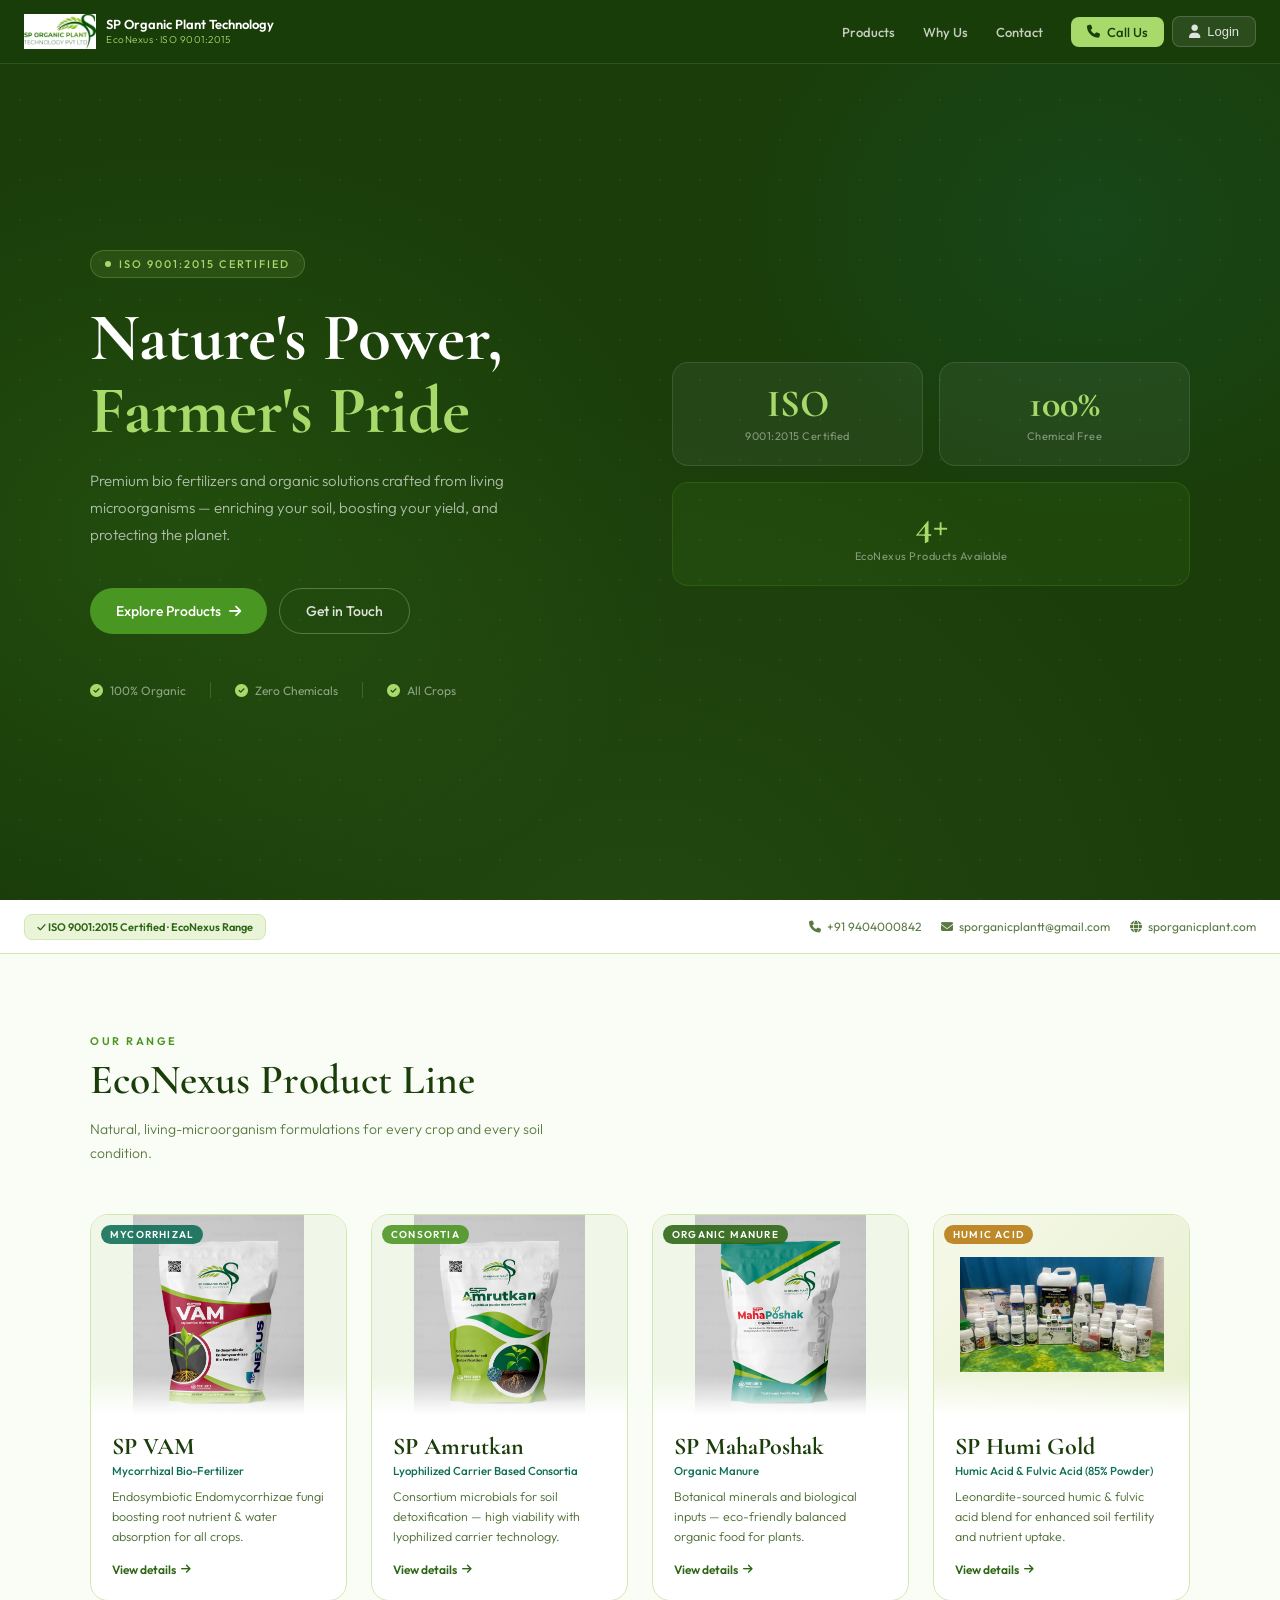
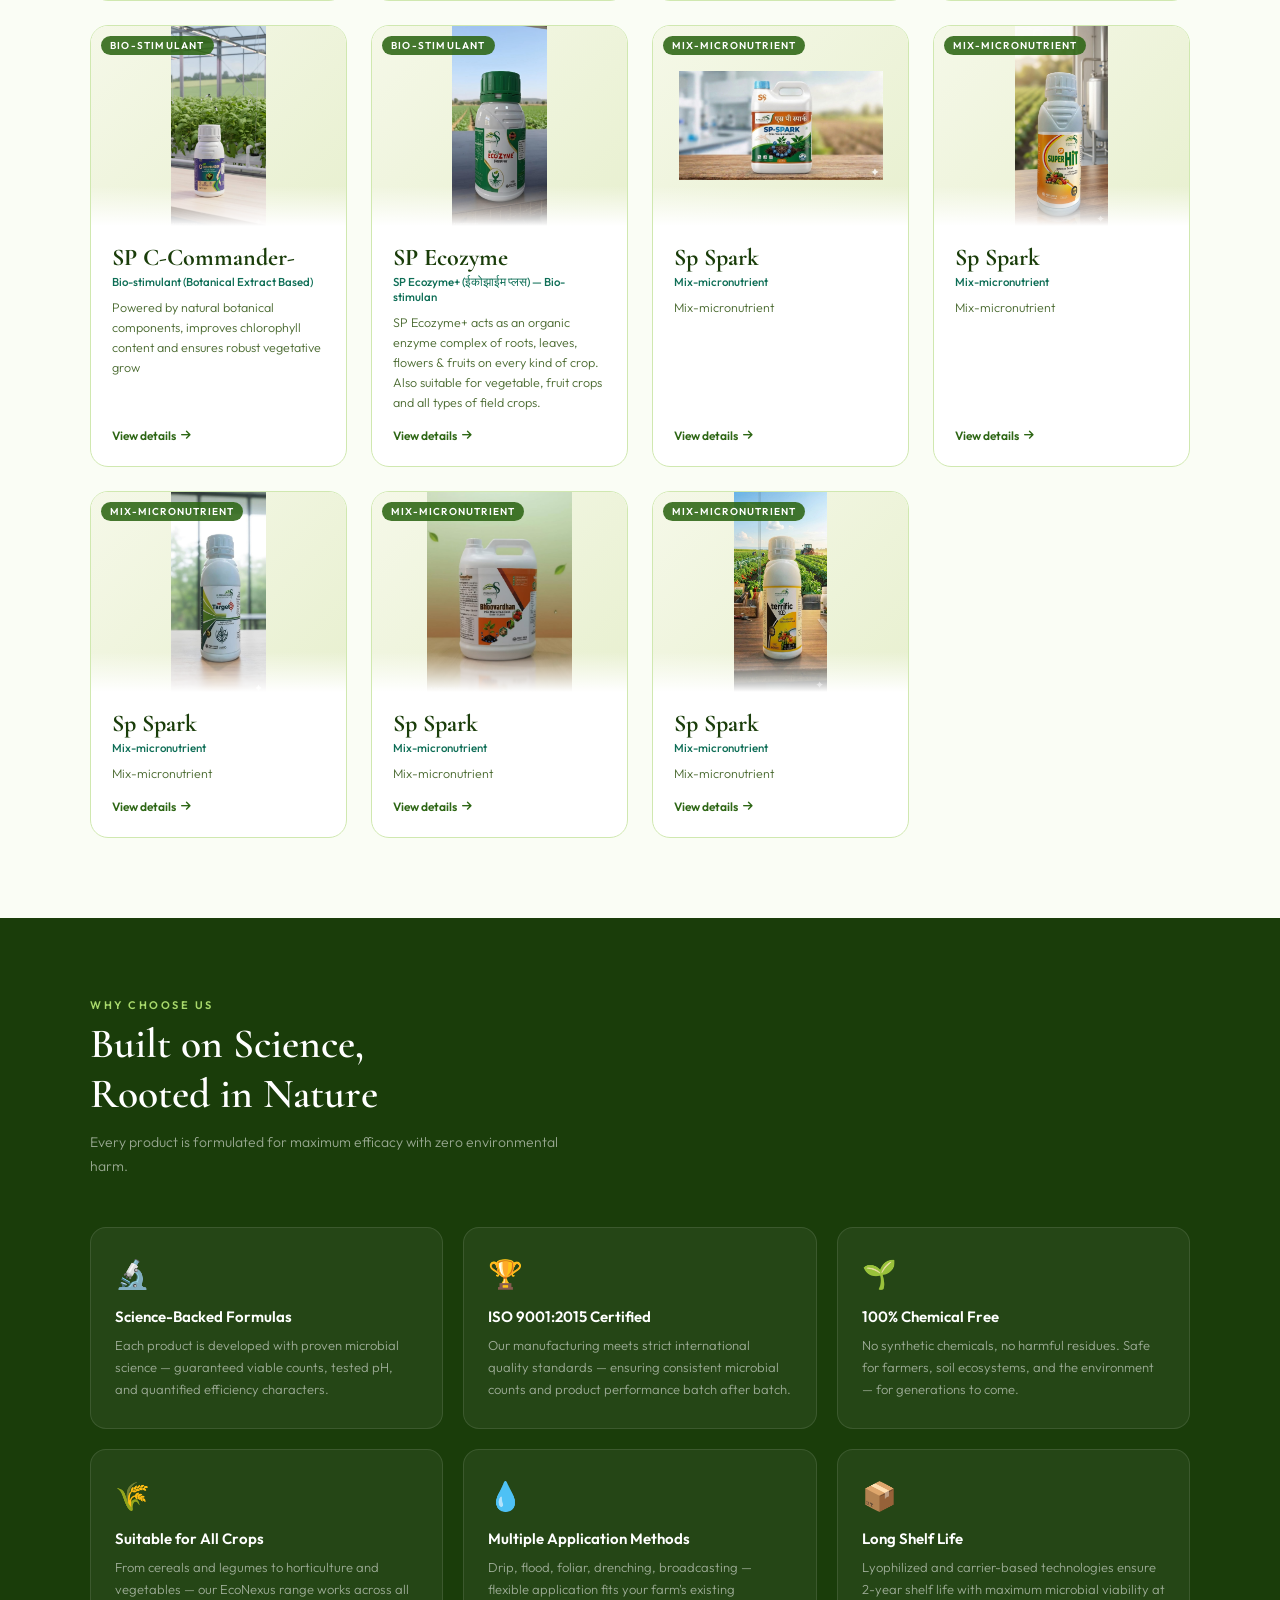
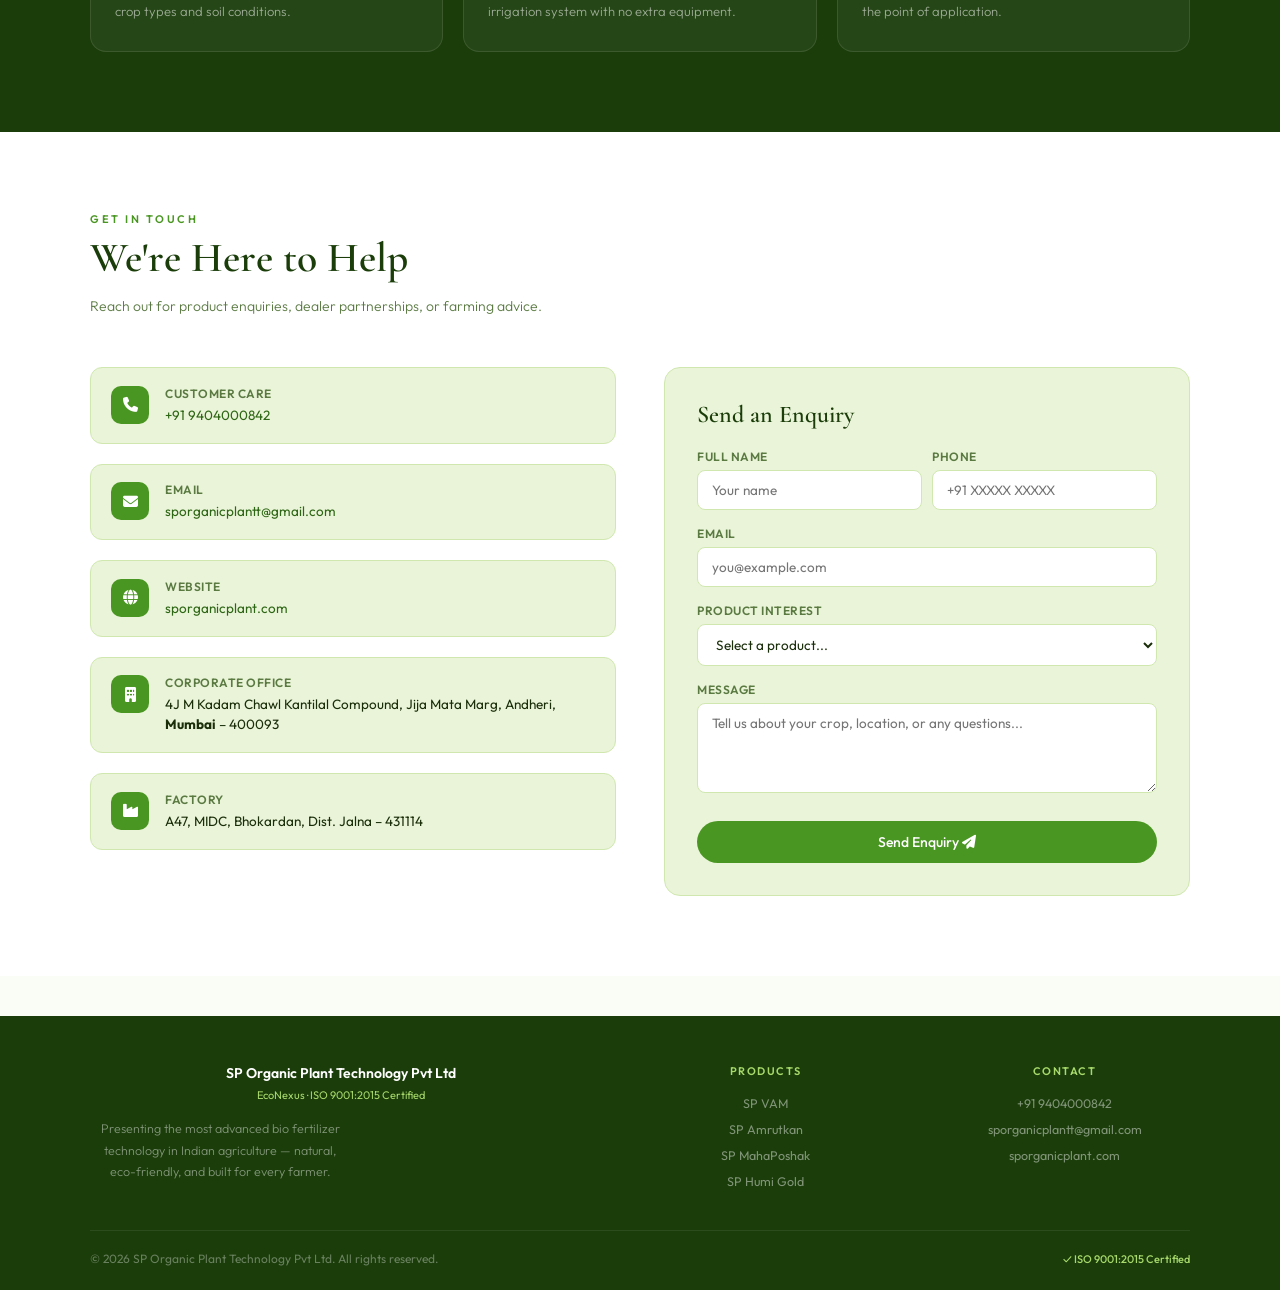
<file: index.html>
<!DOCTYPE html>
<html lang="en">
<head>
<meta charset="UTF-8">
<meta name="viewport" content="width=device-width, initial-scale=1.0">
<meta name="description" content="SP Organic Plant Technology Pvt Ltd — Premium bio fertilizers, organic manure and bio pesticides. Natural, chemical-free products for sustainable farming.">
<meta name="keywords" content="SP Organic Plant, bio fertilizers, organic manure, VAM, Amrutkan, MahaPoshak, Humi Gold, sustainable farming, EcoNexus">
<meta name="robots" content="index, follow">
<title>SP Organic Plant Technology Pvt Ltd</title>
<link href="https://fonts.googleapis.com/css2?family=Cormorant+Garamond:wght@400;600;700&family=Outfit:wght@300;400;500;600&display=swap" rel="stylesheet">
<link rel="stylesheet" href="https://cdnjs.cloudflare.com/ajax/libs/font-awesome/6.5.0/css/all.min.css">
 <link rel="stylesheet" href="style.css">

</head>
<body>

<!-- NAV -->
<nav class="nav" id="mainNav">
  <a href="index.html" class="nav-logo">
    <img src="logo.png" alt="SP Organic Plant Logo" />
    <div class="nav-logo-text">
      <span class="nav-logo-name">SP Organic Plant Technology</span>
      <span class="nav-logo-sub">EcoNexus · ISO 9001:2015</span>
    </div>
  </a>
  <div class="nav-links">
    <a href="#products">Products</a>
    <a href="#why-us">Why Us</a>
    <a href="#contact">Contact</a>
  </div>
  <div class="nav-actions">
    <a href="tel:+919404000842" class="btn-contact-nav"><i class="fa-solid fa-phone"></i> Call Us</a>
    <button class="btn-login" onclick="openModal()"><i class="fa-solid fa-user"></i> Login</button>
  </div>
  <div class="hamburger" id="hamburger" onclick="toggleMenu()">
    <span></span><span></span><span></span>
  </div>
</nav>

<!-- MOBILE MENU -->
<div class="mobile-menu" id="mobileMenu">
  <a href="#products" onclick="toggleMenu()"><i class="fa-solid fa-seedling"></i> Products</a>
  <a href="#why-us" onclick="toggleMenu()"><i class="fa-solid fa-star"></i> Why Us</a>
  <a href="#contact" onclick="toggleMenu()"><i class="fa-solid fa-envelope"></i> Contact</a>
  <a href="tel:+919404000842"><i class="fa-solid fa-phone"></i> +91 9404000842</a>
  <a href="#" class="m-login" onclick="toggleMenu(); openModal();"><i class="fa-solid fa-user"></i> Login / Register</a>
</div>

<!-- HERO -->
<section class="hero">
  <div class="hero-bg"></div>
  <div class="hero-dots"></div>
  <div class="hero-inner">
    <div class="hero-grid">
      <div class="hero-left">
        <div class="hero-eyebrow">ISO 9001:2015 Certified</div>
        <h1>Nature's Power,<br><em>Farmer's Pride</em></h1>
        <p class="hero-desc">Premium bio fertilizers and organic solutions crafted from living microorganisms — enriching your soil, boosting your yield, and protecting the planet.</p>
        <div class="hero-ctas">
          <a href="#products" class="btn-primary">
            Explore Products <i class="fa-solid fa-arrow-right"></i>
          </a>
          <a href="#contact" class="btn-secondary">
            Get in Touch
          </a>
        </div>
        <div class="hero-trust">
          <div class="trust-item"><i class="fa-solid fa-check-circle"></i> 100% Organic</div>
          <div class="trust-divider"></div>
          <div class="trust-item"><i class="fa-solid fa-check-circle"></i> Zero Chemicals</div>
          <div class="trust-divider"></div>
          <div class="trust-item"><i class="fa-solid fa-check-circle"></i> All Crops</div>
        </div>
      </div>
      <div class="hero-right">
        <div class="stat-card">
          <div class="stat-num">ISO</div>
          <div class="stat-label">9001:2015 Certified</div>
        </div>
        <div class="stat-card">
          <div class="stat-num">100%</div>
          <div class="stat-label">Chemical Free</div>
        </div>
        <div class="stat-card">
          <div class="stat-num">4+</div>
          <div class="stat-label">EcoNexus Products Available</div>
        </div>
      </div>
    </div>
  </div>
</section>

<!-- BRAND BAR -->
<div class="brand-bar">
  <div class="iso-pill">✓ ISO 9001:2015 Certified · EcoNexus Range</div>
  <div class="brand-contact">
    <a href="tel:+919404000842"><i class="fa-solid fa-phone"></i> +91 9404000842</a>
    <a href="mailto:sporganicplantt@gmail.com"><i class="fa-solid fa-envelope"></i> sporganicplantt@gmail.com</a>
    <a href="http://sporganicplant.com" target="_blank"><i class="fa-solid fa-globe"></i> sporganicplant.com</a>
  </div>
</div>

<!-- PRODUCTS -->
<section class="products-section" id="products">
  <div class="section-inner">
    <div class="section-head">
      <div class="section-label">Our Range</div>
      <h2 class="section-title">EcoNexus Product Line</h2>
      <p class="section-desc">Natural, living-microorganism formulations for every crop and every soil condition.</p>
    </div>
    <div class="products-grid">

      <a href="vam.html" class="prod-card">
        <div class="prod-img">
          <span class="prod-badge badge-teal">Mycorrhizal</span>
          <img src="vam.jpeg" alt="SP VAM" />
        </div>
        <div class="prod-body">
          <div class="prod-name">SP VAM</div>
          <div class="prod-type">Mycorrhizal Bio-Fertilizer</div>
          <p class="prod-desc">Endosymbiotic Endomycorrhizae fungi boosting root nutrient & water absorption for all crops.</p>
          <div class="prod-link">View details <i class="fa-solid fa-arrow-right"></i></div>
        </div>
      </a>

      <a href="amrutkan.html" class="prod-card">
        <div class="prod-img">
          <span class="prod-badge badge-lime">Consortia</span>
          <img src="amrutkan.jpeg" alt="SP Amrutkan" />
        </div>
        <div class="prod-body">
          <div class="prod-name">SP Amrutkan</div>
          <div class="prod-type">Lyophilized Carrier Based Consortia</div>
          <p class="prod-desc">Consortium microbials for soil detoxification — high viability with lyophilized carrier technology.</p>
          <div class="prod-link">View details <i class="fa-solid fa-arrow-right"></i></div>
        </div>
      </a>

      <a href="mahaposhak.html" class="prod-card">
        <div class="prod-img">
          <span class="prod-badge badge-green">Organic Manure</span>
          <img src="Mahaposhak.jpeg" alt="SP MahaPoshak" />
        </div>
        <div class="prod-body">
          <div class="prod-name">SP MahaPoshak</div>
          <div class="prod-type">Organic Manure</div>
          <p class="prod-desc">Botanical minerals and biological inputs — eco-friendly balanced organic food for plants.</p>
          <div class="prod-link">View details <i class="fa-solid fa-arrow-right"></i></div>
        </div>
      </a>

      <a href="humi_gold.html" class="prod-card">
        <div class="prod-img" style="background: linear-gradient(135deg, #f5f8e8, #e8f0d0);">
             <img src="humigold.jpeg" alt="SP MahaPoshak" />
          <span class="prod-badge badge-amber">Humic Acid</span>
        </div>
        <div class="prod-body">
          <div class="prod-name">SP Humi Gold</div>
          <div class="prod-type">Humic Acid & Fulvic Acid (85% Powder)</div>
          <p class="prod-desc">Leonardite-sourced humic & fulvic acid blend for enhanced soil fertility and nutrient uptake.</p>
          <div class="prod-link">View details <i class="fa-solid fa-arrow-right"></i></div>
        </div>
      </a>

     <a href="commander.html" class="prod-card">
        <div class="prod-img" style="background: linear-gradient(135deg, #f5f8e8, #e8f0d0);">
             <img src="commander.jpeg" alt="SP C-Commander" />
          <span class="prod-badge badge-green">Bio-stimulant</span>
        </div>
        <div class="prod-body">
          <div class="prod-name">SP C-Commander-</div>
          <div class="prod-type">Bio-stimulant (Botanical Extract Based)</div>
          <p class="prod-desc">Powered by natural botanical components, improves chlorophyll content and ensures robust vegetative grow</p>
          <div class="prod-link">View details <i class="fa-solid fa-arrow-right"></i></div>
        </div>
      </a> 

       <a href="ecozyme.html" class="prod-card">
        <div class="prod-img" style="background: linear-gradient(135deg, #f5f8e8, #e8f0d0);">
             <img src="ecozyme.jpeg" alt="SP ecozyme" />
          <span class="prod-badge badge-green">Bio-stimulant</span>
        </div>
        <div class="prod-body">
          <div class="prod-name">SP Ecozyme</div>
          <div class="prod-type">
SP Ecozyme+ (ईकोझाईम प्लस) — Bio-stimulan</div>
          <p class="prod-desc">SP Ecozyme+ acts as an organic enzyme complex of roots, leaves, flowers & fruits on every kind of crop. Also suitable for vegetable, fruit crops and all types of field crops.</p>
          <div class="prod-link">View details <i class="fa-solid fa-arrow-right"></i></div>
        </div>
      </a> 
      <a href="spark.html" class="prod-card">
        <div class="prod-img" style="background: linear-gradient(135deg, #f5f8e8, #e8f0d0);">
             <img src="spark.jpeg" alt="SP Spark" />
          <span class="prod-badge badge-green">Mix-micronutrient</span>
        </div>
        <div class="prod-body">
          <div class="prod-name">Sp Spark</div>
          <div class="prod-type">Mix-micronutrient</div>
          <p class="prod-desc">Mix-micronutrient</p>
          <div class="prod-link">View details <i class="fa-solid fa-arrow-right"></i></div>
        </div>
      </a> 

      <a href="superhit.html" class="prod-card">
        <div class="prod-img" style="background: linear-gradient(135deg, #f5f8e8, #e8f0d0);">
             <img src="superhit.jpeg" alt="SP Spark" />
          <span class="prod-badge badge-green">Mix-micronutrient</span>
        </div>
        <div class="prod-body">
          <div class="prod-name">Sp Spark</div>
          <div class="prod-type">Mix-micronutrient</div>
          <p class="prod-desc">Mix-micronutrient</p>
          <div class="prod-link">View details <i class="fa-solid fa-arrow-right"></i></div>
        </div>
      </a> 

      <a href="target.html" class="prod-card">
        <div class="prod-img" style="background: linear-gradient(135deg, #f5f8e8, #e8f0d0);">
             <img src="target.jpeg" alt="SP Spark" />
          <span class="prod-badge badge-green">Mix-micronutrient</span>
        </div>
        <div class="prod-body">
          <div class="prod-name">Sp Spark</div>
          <div class="prod-type">Mix-micronutrient</div>
          <p class="prod-desc">Mix-micronutrient</p>
          <div class="prod-link">View details <i class="fa-solid fa-arrow-right"></i></div>
        </div>
      </a> 

          <a href="bhoovardhan.html" class="prod-card">
        <div class="prod-img" style="background: linear-gradient(135deg, #f5f8e8, #e8f0d0);">
             <img src="bhoovardhan.jpeg" alt="SP Spark" />
          <span class="prod-badge badge-green">Mix-micronutrient</span>
        </div>
        <div class="prod-body">
          <div class="prod-name">Sp Spark</div>
          <div class="prod-type">Mix-micronutrient</div>
          <p class="prod-desc">Mix-micronutrient</p>
          <div class="prod-link">View details <i class="fa-solid fa-arrow-right"></i></div>
        </div>
      </a> 

          <a href="terrific.html" class="prod-card">
        <div class="prod-img" style="background: linear-gradient(135deg, #f5f8e8, #e8f0d0);">
             <img src="Terrific.jpeg" alt="SP Spark" />
          <span class="prod-badge badge-green">Mix-micronutrient</span>
        </div>
        <div class="prod-body">
          <div class="prod-name">Sp Spark</div>
          <div class="prod-type">Mix-micronutrient</div>
          <p class="prod-desc">Mix-micronutrient</p>
          <div class="prod-link">View details <i class="fa-solid fa-arrow-right"></i></div>
        </div>
      </a> 
    </div>
  </div>
</section>

<!-- WHY US -->
<section class="why-section" id="why-us">
  <div class="section-inner">
    <div class="section-head">
      <div class="section-label" style="color: var(--green-light);">Why Choose Us</div>
      <h2 class="section-title">Built on Science,<br>Rooted in Nature</h2>
      <p class="section-desc">Every product is formulated for maximum efficacy with zero environmental harm.</p>
    </div>
    <div class="why-grid">
      <div class="why-card">
        <div class="why-icon">🔬</div>
        <div class="why-title">Science-Backed Formulas</div>
        <div class="why-desc">Each product is developed with proven microbial science — guaranteed viable counts, tested pH, and quantified efficiency characters.</div>
      </div>
      <div class="why-card">
        <div class="why-icon">🏆</div>
        <div class="why-title">ISO 9001:2015 Certified</div>
        <div class="why-desc">Our manufacturing meets strict international quality standards — ensuring consistent microbial counts and product performance batch after batch.</div>
      </div>
      <div class="why-card">
        <div class="why-icon">🌱</div>
        <div class="why-title">100% Chemical Free</div>
        <div class="why-desc">No synthetic chemicals, no harmful residues. Safe for farmers, soil ecosystems, and the environment — for generations to come.</div>
      </div>
      <div class="why-card">
        <div class="why-icon">🌾</div>
        <div class="why-title">Suitable for All Crops</div>
        <div class="why-desc">From cereals and legumes to horticulture and vegetables — our EcoNexus range works across all crop types and soil conditions.</div>
      </div>
      <div class="why-card">
        <div class="why-icon">💧</div>
        <div class="why-title">Multiple Application Methods</div>
        <div class="why-desc">Drip, flood, foliar, drenching, broadcasting — flexible application fits your farm's existing irrigation system with no extra equipment.</div>
      </div>
      <div class="why-card">
        <div class="why-icon">📦</div>
        <div class="why-title">Long Shelf Life</div>
        <div class="why-desc">Lyophilized and carrier-based technologies ensure 2-year shelf life with maximum microbial viability at the point of application.</div>
      </div>
    </div>
  </div>
</section>

<!-- CONTACT -->
<section class="contact-section" id="contact">
  <div class="section-inner">
    <div class="section-head">
      <div class="section-label">Get In Touch</div>
      <h2 class="section-title">We're Here to Help</h2>
      <p class="section-desc">Reach out for product enquiries, dealer partnerships, or farming advice.</p>
    </div>
    <div class="contact-grid">
      <div class="contact-info">
        <div class="contact-item">
          <div class="contact-icon"><i class="fa-solid fa-phone"></i></div>
          <div class="contact-text">
            <h4>Customer Care</h4>
            <p><a href="tel:+919404000842">+91 9404000842</a></p>
          </div>
        </div>
        <div class="contact-item">
          <div class="contact-icon"><i class="fa-solid fa-envelope"></i></div>
          <div class="contact-text">
            <h4>Email</h4>
            <p><a href="mailto:sporganicplantt@gmail.com">sporganicplantt@gmail.com</a></p>
          </div>
        </div>
        <div class="contact-item">
          <div class="contact-icon"><i class="fa-solid fa-globe"></i></div>
          <div class="contact-text">
            <h4>Website</h4>
            <p><a href="http://sporganicplant.com" target="_blank">sporganicplant.com</a></p>
          </div>
        </div>
        <div class="contact-item">
          <div class="contact-icon"><i class="fa-solid fa-building"></i></div>
          <div class="contact-text">
            <h4>Corporate Office</h4>
            <p>4J M Kadam Chawl Kantilal Compound, Jija Mata Marg, Andheri, <b>Mumbai</b> – 400093</p>
          </div>
        </div>
        <div class="contact-item">
          <div class="contact-icon"><i class="fa-solid fa-industry"></i></div>
          <div class="contact-text">
            <h4>Factory</h4>
            <p>A47, MIDC, Bhokardan, Dist. Jalna – 431114</p>
          </div>
        </div>
        
      </div>
      <div class="contact-form">
        <h3>Send an Enquiry</h3>
        <div class="form-row">
          <div class="form-group">
            <label>Full Name</label>
            <input type="text" placeholder="Your name" />
          </div>
          <div class="form-group">
            <label>Phone</label>
            <input type="tel" placeholder="+91 XXXXX XXXXX" />
          </div>
        </div>
        <div class="form-group">
          <label>Email</label>
          <input type="email" placeholder="you@example.com" />
        </div>
        <div class="form-group">
          <label>Product Interest</label>
          <select>
            <option value="">Select a product...</option>
            <option>SP VAM</option>
            <option>SP Amrutkan</option>
            <option>SP MahaPoshak</option>
            <option>SP Humi Gold</option>
            <option>General Enquiry</option>
          </select>
        </div>
        <div class="form-group">
          <label>Message</label>
          <textarea placeholder="Tell us about your crop, location, or any questions..."></textarea>
        </div>
        <button class="btn-submit">Send Enquiry <i class="fa-solid fa-paper-plane"></i></button>
      </div>
    </div>
  </div>
</section>

<!-- FOOTER -->
<footer>
  <div class="footer-inner">
    <div class="footer-grid">
      <div>
        <div class="footer-brand-name">SP Organic Plant Technology Pvt Ltd</div>
        <div class="footer-brand-sub">EcoNexus · ISO 9001:2015 Certified</div>
        <p class="footer-desc">Presenting the most advanced bio fertilizer technology in Indian agriculture — natural, eco-friendly, and built for every farmer.</p>
      </div>
      <div class="footer-col">
        <h4>Products</h4>
        <ul>
          <li><a href="vam.html">SP VAM</a></li>
          <li><a href="amrutkan.html">SP Amrutkan</a></li>
          <li><a href="mahaposhak.html">SP MahaPoshak</a></li>
          <li><a href="humi_gold_detail.html">SP Humi Gold</a></li>
        </ul>
      </div>
      <div class="footer-col">
        <h4>Contact</h4>
        <ul>
          <li><a href="tel:+919404000842">+91 9404000842</a></li>
          <li><a href="mailto:sporganicplantt@gmail.com">sporganicplantt@gmail.com</a></li>
          <li><a href="http://sporganicplant.com" target="_blank">sporganicplant.com</a></li>
        </ul>
      </div>
    </div>
    <div class="footer-bottom">
      <span class="footer-copy">© 2026 SP Organic Plant Technology Pvt Ltd. All rights reserved.</span>
      <span class="footer-iso">✓ ISO 9001:2015 Certified</span>
    </div>
  </div>
</footer>

<!-- LOGIN MODAL -->
<div class="modal-overlay" id="loginModal" onclick="closeModalOutside(event)">
  <div class="modal">
    <div class="modal-header">
      <button class="modal-close" onclick="closeModal()"><i class="fa-solid fa-xmark"></i></button>
      <div class="modal-logo-row">
        <img src="logo.png" alt="Logo" />
      </div>
      <h2>Welcome Back</h2>
      <p>SP Organic Plant Technology Portal</p>
    </div>
    <div class="modal-body">
      <div class="modal-tabs">
        <button class="modal-tab active" onclick="switchTab('login')">Login</button>
        <button class="modal-tab" onclick="switchTab('register')">Register</button>
      </div>

      <!-- LOGIN TAB -->
      <div class="tab-panel active" id="tab-login">
        <div class="form-group">
          <label>Email / Phone</label>
          <input type="text" placeholder="Enter your email or phone" />
        </div>
        <div class="form-group">
          <label>Password</label>
          <input type="password" placeholder="Enter your password" />
          <a href="#" class="modal-forgot">Forgot password?</a>
        </div>
        <button class="btn-modal">Login <i class="fa-solid fa-arrow-right"></i></button>
        <p class="modal-note">Don't have an account? <a href="#" style="color:var(--green-mid);" onclick="switchTab('register')">Register here</a></p>
      </div>

      <!-- REGISTER TAB -->
      <div class="tab-panel" id="tab-register">
        <div class="form-row">
          <div class="form-group">
            <label>First Name</label>
            <input type="text" placeholder="First name" />
          </div>
          <div class="form-group">
            <label>Last Name</label>
            <input type="text" placeholder="Last name" />
          </div>
        </div>
        <div class="form-group">
          <label>Email</label>
          <input type="email" placeholder="your@email.com" />
        </div>
        <div class="form-group">
          <label>Phone</label>
          <input type="tel" placeholder="+91 XXXXX XXXXX" />
        </div>
        <div class="form-group">
          <label>Password</label>
          <input type="password" placeholder="Create a password" />
        </div>
        <button class="btn-modal">Create Account <i class="fa-solid fa-arrow-right"></i></button>
        <p class="modal-note">Already have an account? <a href="#" style="color:var(--green-mid);" onclick="switchTab('login')">Login here</a></p>
      </div>
    </div>
  </div>
</div>

<script>
  // Nav scroll effect
  window.addEventListener('scroll', () => {
    document.getElementById('mainNav').classList.toggle('scrolled', window.scrollY > 40);
  });

  // Mobile menu
  function toggleMenu() {
    document.getElementById('hamburger').classList.toggle('open');
    document.getElementById('mobileMenu').classList.toggle('open');
  }

  // Login modal
  function openModal() {
    document.getElementById('loginModal').classList.add('open');
    document.body.style.overflow = 'hidden';
  }
  function closeModal() {
    document.getElementById('loginModal').classList.remove('open');
    document.body.style.overflow = '';
  }
  function closeModalOutside(e) {
    if (e.target === document.getElementById('loginModal')) closeModal();
  }
  document.addEventListener('keydown', e => { if (e.key === 'Escape') closeModal(); });

  // Tab switching
  function switchTab(tab) {
    document.querySelectorAll('.modal-tab').forEach((t, i) => {
      t.classList.toggle('active', (i === 0 && tab === 'login') || (i === 1 && tab === 'register'));
    });
    document.getElementById('tab-login').classList.toggle('active', tab === 'login');
    document.getElementById('tab-register').classList.toggle('active', tab === 'register');
  }

  // Close mobile menu on link click
  document.querySelectorAll('.mobile-menu a[href^="#"]').forEach(a => {
    a.addEventListener('click', () => {
      document.getElementById('hamburger').classList.remove('open');
      document.getElementById('mobileMenu').classList.remove('open');
    });
  });
</script>
</body>
</html>
</file>
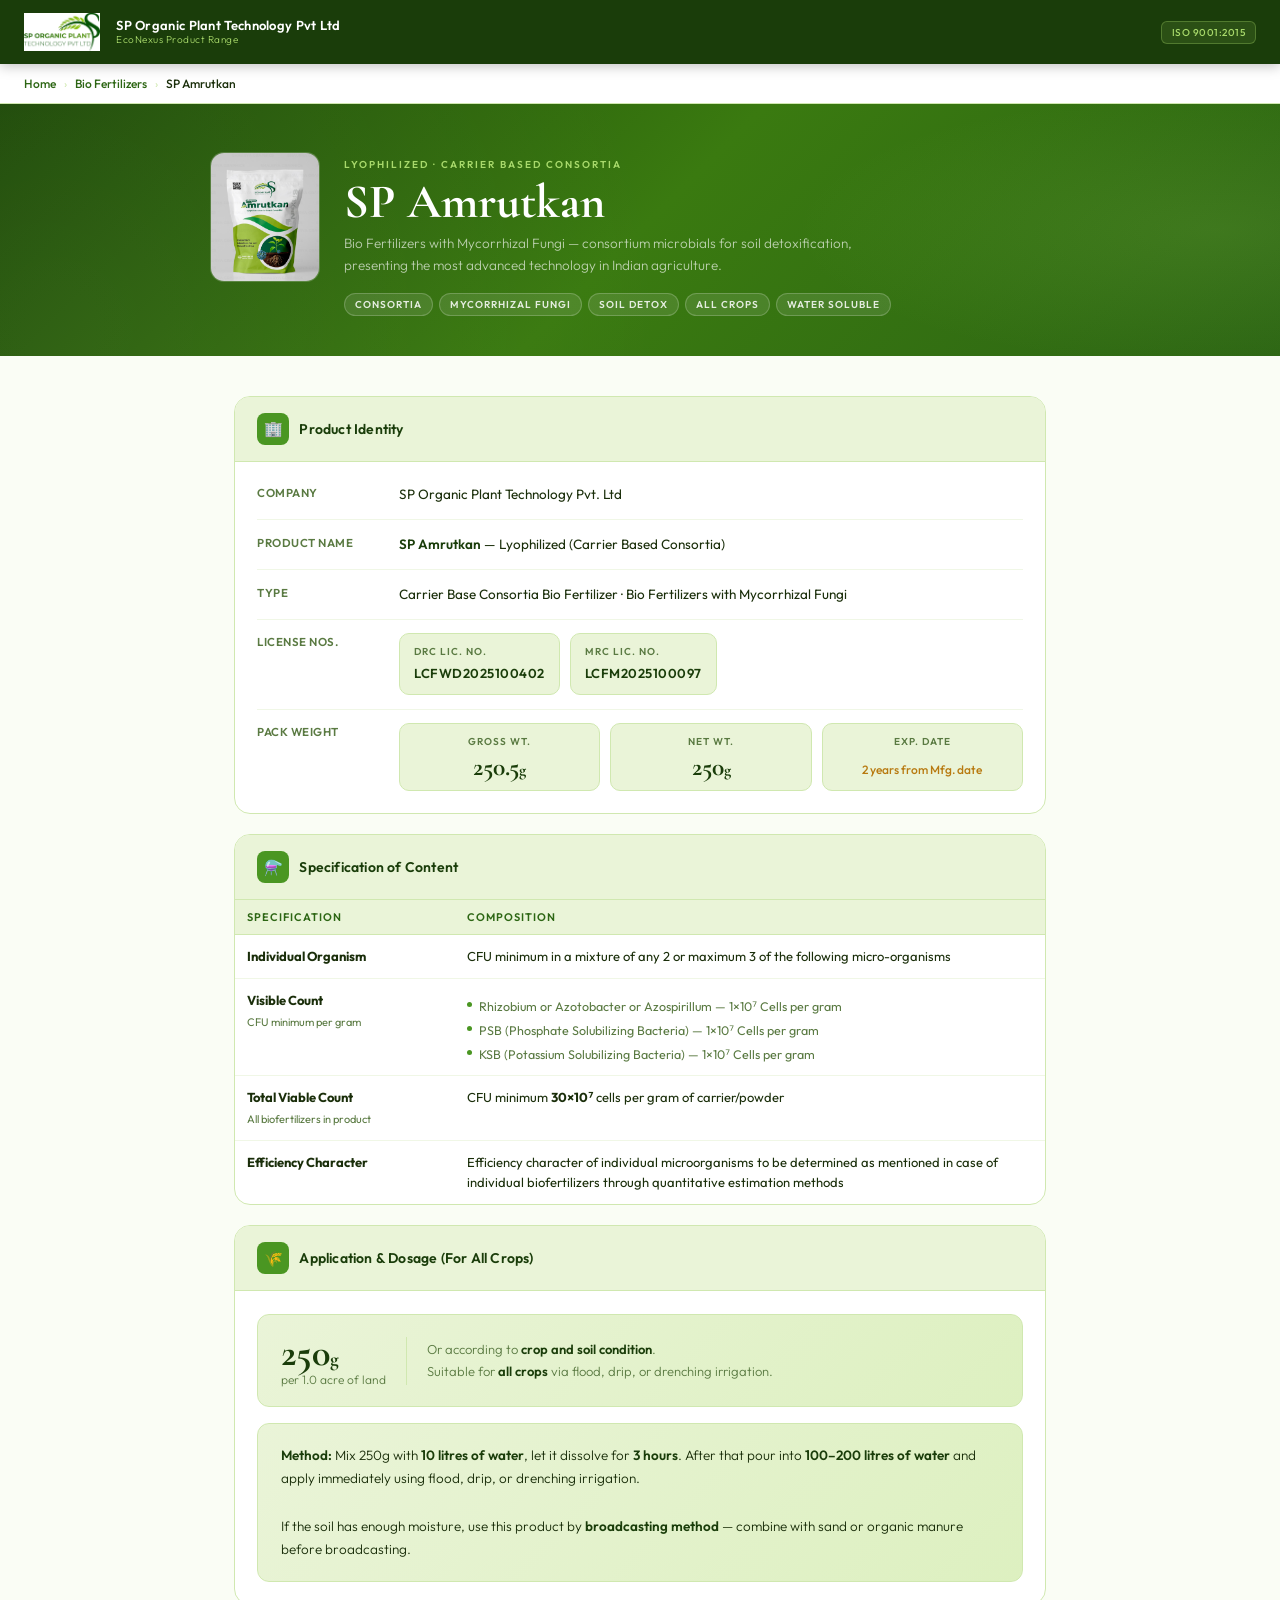
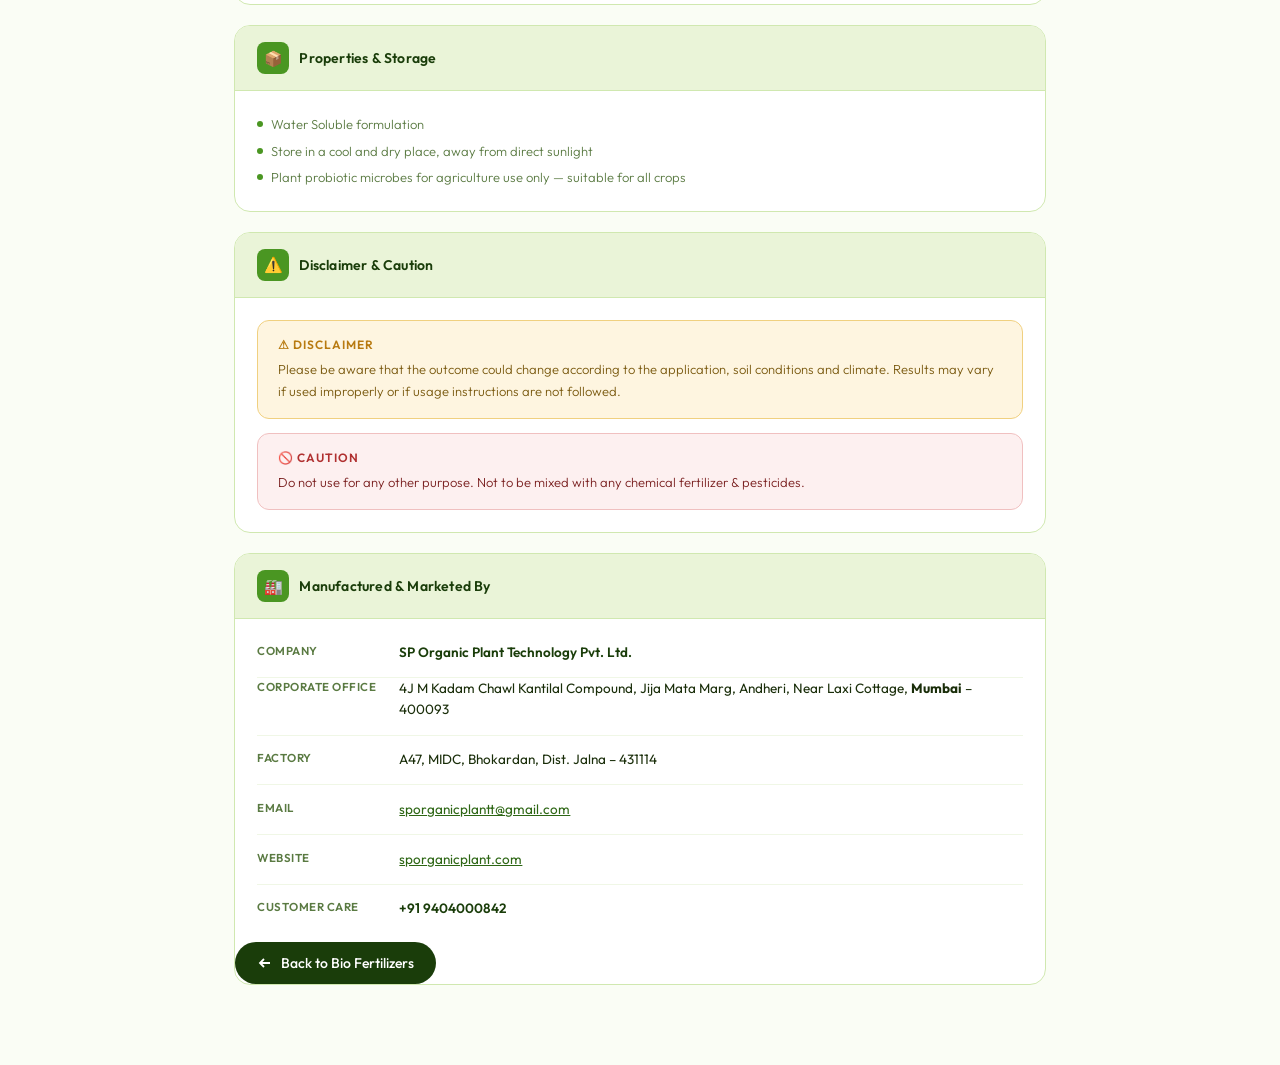
<file: amrutkan.html>
<!DOCTYPE html>
<html lang="en">
<head>
<meta charset="UTF-8">
<meta name="viewport" content="width=device-width, initial-scale=1.0">
<title>SP Amrutkan – Lyophilized Carrier Based Consortia</title>
<link href="https://fonts.googleapis.com/css2?family=Cormorant+Garamond:wght@400;600;700&family=Outfit:wght@300;400;500;600&display=swap" rel="stylesheet">
<style>
*, *::before, *::after { box-sizing: border-box; margin: 0; padding: 0; }

:root {
  --green-dark: #1a3d0a;
  --green-mid: #2d6614;
  --green-bright: #4a9622;
  --green-light: #a8d96b;
  --green-pale: #eaf4d8;
  --teal: #0e6e56;
  --cream: #fafdf5;
  --white: #ffffff;
  --text: #1a2e0a;
  --text-muted: #5a7a42;
  --border: #d0e8b0;
  --amber: #b87a10;
  --amber-pale: #fef5e0;
  --amber-border: #f0d080;
  --red-pale: #fdf0f0;
  --red-border: #f0c0c0;
  --red: #b03030;
}

body { font-family: 'Outfit', sans-serif; background: var(--cream); color: var(--text); min-height: 100vh; }

/* HEADER */
.header {
  background: var(--green-dark); padding: 0 1.5rem;
  display: flex; align-items: center; gap: 1rem; height: 64px;
  position: sticky; top: 0; z-index: 100;
  box-shadow: 0 2px 12px rgba(0,0,0,0.25);
}
.header img.logo { height: 38px; width: auto; object-fit: contain; }
.header-text { flex: 1; }
.header-title { font-size: 13px; font-weight: 600; color: #fff; letter-spacing: 0.3px; line-height: 1.2; }
.header-sub { font-size: 10px; color: var(--green-light); letter-spacing: 0.5px; font-weight: 300; }
.iso-badge-small {
  background: rgba(168,217,107,0.12); border: 1px solid rgba(168,217,107,0.3);
  color: var(--green-light); font-size: 10px; font-weight: 500;
  padding: 4px 10px; border-radius: 6px; letter-spacing: 0.5px; white-space: nowrap;
}

/* BREADCRUMB */
.breadcrumb {
  background: var(--white); border-bottom: 1px solid var(--border);
  padding: 0.75rem 1.5rem; display: flex; align-items: center; gap: 8px;
  font-size: 12px; color: var(--text-muted);
}
.breadcrumb a { color: var(--green-mid); text-decoration: none; font-weight: 500; }
.breadcrumb a:hover { text-decoration: underline; }
.breadcrumb-sep { color: var(--border); }
.breadcrumb-current { color: var(--text); font-weight: 500; }

/* HERO — lime green theme matching Amrutkan bag */
.product-hero {
  background: linear-gradient(135deg, #1e4a08 0%, #3a7a10 50%, #2d6614 100%);
  padding: 3rem 1.5rem 2.5rem; position: relative; overflow: hidden;
}
.product-hero::before {
  content: ''; position: absolute; inset: 0;
  background-image:
    radial-gradient(ellipse 55% 90% at 95% 50%, rgba(168,217,107,0.12) 0%, transparent 60%),
    radial-gradient(circle at 5% 90%, rgba(255,255,255,0.04) 0%, transparent 50%);
}
.product-hero-inner {
  max-width: 860px; margin: 0 auto; position: relative;
  display: flex; align-items: flex-start; gap: 1.5rem; flex-wrap: wrap;
}
.hero-img-wrap {
  width: 110px; height: 130px; flex-shrink: 0;
  border-radius: 14px; overflow: hidden;
  border: 1px solid rgba(255,255,255,0.15);
  background: rgba(255,255,255,0.06);
}
.hero-img-wrap img { width: 100%; height: 100%; object-fit: cover; object-position: center top; }
.product-hero-text { flex: 1; min-width: 200px; }
.product-category { display: inline-block; font-size: 10px; font-weight: 600; letter-spacing: 2px; text-transform: uppercase; color: var(--green-light); margin-bottom: 6px; }
.product-hero h1 {
  font-family: 'Cormorant Garamond', serif;
  font-size: clamp(2rem, 5vw, 3rem); font-weight: 700;
  color: #fff; line-height: 1.05; margin-bottom: 6px;
}
.product-hero-sub { font-size: 13.5px; color: rgba(255,255,255,0.65); font-weight: 300; line-height: 1.6; max-width: 540px; margin-bottom: 1rem; }
.hero-tag-row { display: flex; flex-wrap: wrap; gap: 6px; }
.hero-tag {
  font-size: 10px; font-weight: 600; letter-spacing: 1px; text-transform: uppercase;
  padding: 4px 10px; border-radius: 999px;
  background: rgba(255,255,255,0.1); border: 1px solid rgba(255,255,255,0.2); color: rgba(255,255,255,0.85);
}

/* MAIN */
.main { max-width: 860px; margin: 0 auto; padding: 2.5rem 1.5rem 5rem; display: flex; flex-direction: column; gap: 1.25rem; }

/* DETAIL CARD */
.detail-card {
  background: var(--white); border: 1px solid var(--border); border-radius: 16px;
  overflow: hidden; animation: fadeUp 0.4s ease both;
}
.detail-card:nth-child(1) { animation-delay: 0.05s; }
.detail-card:nth-child(2) { animation-delay: 0.12s; }
.detail-card:nth-child(3) { animation-delay: 0.19s; }
.detail-card:nth-child(4) { animation-delay: 0.26s; }
.detail-card:nth-child(5) { animation-delay: 0.33s; }
.detail-card:nth-child(6) { animation-delay: 0.40s; }
.detail-card:nth-child(7) { animation-delay: 0.47s; }

.card-header {
  display: flex; align-items: center; gap: 10px;
  padding: 1rem 1.4rem; background: var(--green-pale); border-bottom: 1px solid var(--border);
}
.card-header-icon {
  width: 32px; height: 32px; border-radius: 8px; background: var(--green-bright);
  display: flex; align-items: center; justify-content: center; font-size: 15px; flex-shrink: 0;
}
.card-header h2 { font-size: 14px; font-weight: 600; color: var(--green-dark); letter-spacing: 0.2px; }
.card-body { padding: 1.4rem; }

/* INFO ROWS */
.info-row {
  display: flex; gap: 0.75rem; padding: 0.85rem 0;
  border-bottom: 1px solid #f0f7e6; align-items: flex-start;
}
.info-row:last-child { border-bottom: none; padding-bottom: 0; }
.info-row:first-child { padding-top: 0; }
.info-label {
  font-size: 11.5px; font-weight: 600; color: var(--text-muted);
  letter-spacing: 0.5px; text-transform: uppercase;
  min-width: 130px; flex-shrink: 0; padding-top: 1px;
}
.info-value { font-size: 13.5px; color: var(--text); font-weight: 400; line-height: 1.6; flex: 1; }
.info-value strong { font-weight: 600; color: var(--green-dark); }

/* LICENSE BADGES */
.lic-row { display: flex; flex-wrap: wrap; gap: 10px; }
.lic-badge {
  display: flex; flex-direction: column;
  background: var(--green-pale); border: 1px solid var(--border); border-radius: 10px; padding: 10px 14px;
}
.lic-badge-label { font-size: 10px; font-weight: 600; color: var(--text-muted); letter-spacing: 1px; text-transform: uppercase; margin-bottom: 3px; }
.lic-badge-val { font-size: 13px; font-weight: 600; color: var(--green-dark); letter-spacing: 0.5px; }

/* WEIGHT BADGES */
.weight-row { display: flex; flex-wrap: wrap; gap: 10px; }
.weight-badge {
  flex: 1; min-width: 120px; background: var(--green-pale);
  border: 1px solid var(--border); border-radius: 10px; padding: 10px 14px; text-align: center;
}
.weight-badge-label { font-size: 10px; font-weight: 600; color: var(--text-muted); letter-spacing: 1px; text-transform: uppercase; margin-bottom: 4px; }
.weight-badge-val { font-family: 'Cormorant Garamond', serif; font-size: 1.6rem; font-weight: 700; color: var(--green-dark); line-height: 1; }

/* SPEC TABLE */
.spec-table { width: 100%; border-collapse: collapse; font-size: 13px; }
.spec-table thead tr { background: var(--green-pale); }
.spec-table th {
  padding: 10px 12px; text-align: left; font-size: 11px; font-weight: 600;
  color: var(--green-mid); letter-spacing: 1px; text-transform: uppercase;
  border-bottom: 1px solid var(--border);
}
.spec-table td { padding: 11px 12px; border-bottom: 1px solid #f0f7e6; color: var(--text); vertical-align: top; line-height: 1.6; }
.spec-table tbody tr:last-child td { border-bottom: none; }
.spec-table tbody tr:hover td { background: #f5fbec; }

/* CFU sub-bullets */
.cfu-list { list-style: none; margin-top: 6px; display: flex; flex-direction: column; gap: 4px; }
.cfu-list li { display: flex; align-items: flex-start; gap: 7px; font-size: 12.5px; color: var(--text-muted); }
.cfu-list li::before { content: ''; width: 5px; height: 5px; border-radius: 50%; background: var(--green-bright); flex-shrink: 0; margin-top: 6px; }

/* APPLICATION BOX */
.app-box {
  background: linear-gradient(135deg, var(--green-pale), #ddf0c0);
  border: 1px solid var(--border); border-radius: 12px;
  padding: 1.2rem 1.4rem; line-height: 1.75;
  font-size: 13.5px; color: var(--text); font-weight: 300;
}
.app-box strong { font-weight: 600; color: var(--green-dark); }

/* DOSE HIGHLIGHT */
.dose-highlight {
  background: linear-gradient(135deg, var(--green-pale), #ddf0c0);
  border: 1px solid var(--border); border-radius: 12px;
  padding: 1.2rem 1.4rem; display: flex; align-items: center; gap: 1.25rem; flex-wrap: wrap;
}
.dose-num { font-family: 'Cormorant Garamond', serif; font-size: 2.4rem; font-weight: 700; color: var(--green-dark); line-height: 1; }
.dose-unit { font-size: 12px; color: var(--text-muted); font-weight: 300; }
.dose-divider { width: 1px; height: 48px; background: var(--border); flex-shrink: 0; }
.dose-detail { font-size: 13px; color: var(--text-muted); line-height: 1.65; font-weight: 300; flex: 1; }
.dose-detail strong { color: var(--green-dark); font-weight: 600; }

/* NOTICES */
.notice { border-radius: 12px; padding: 1rem 1.25rem; }
.notice + .notice { margin-top: 0.85rem; }
.notice-title { font-size: 12px; font-weight: 600; letter-spacing: 1px; text-transform: uppercase; margin-bottom: 6px; }
.notice-body { font-size: 13px; font-weight: 300; line-height: 1.7; }
.notice.amber { background: var(--amber-pale); border: 1px solid var(--amber-border); }
.notice.amber .notice-title { color: var(--amber); }
.notice.amber .notice-body { color: #7a5a10; }
.notice.red { background: var(--red-pale); border: 1px solid var(--red-border); }
.notice.red .notice-title { color: var(--red); }
.notice.red .notice-body { color: #7a2020; }

/* BULLET LIST */
.bullet-list { list-style: none; display: flex; flex-direction: column; gap: 6px; }
.bullet-list li { display: flex; align-items: flex-start; gap: 8px; font-size: 13px; font-weight: 300; color: var(--text-muted); line-height: 1.6; }
.bullet-list li::before { content: ''; width: 6px; height: 6px; border-radius: 50%; background: var(--green-bright); flex-shrink: 0; margin-top: 7px; }

/* BACK BTN */
.back-btn {
  display: inline-flex; align-items: center; gap: 8px;
  background: var(--green-dark); color: #fff;
  font-size: 14px; font-weight: 500;
  padding: 12px 22px; border-radius: 999px; text-decoration: none;
  transition: background 0.2s, transform 0.2s; align-self: flex-start;
}
.back-btn:hover { background: var(--green-mid); transform: translateX(-2px); }
.back-btn svg { width: 16px; height: 16px; }

@keyframes fadeUp {
  from { opacity: 0; transform: translateY(14px); }
  to { opacity: 1; transform: translateY(0); }
}

/* MOBILE */
@media (max-width: 600px) {
  .header { height: auto; padding: 0.75rem 1rem; }
  .iso-badge-small { display: none; }
  .product-hero { padding: 2rem 1rem 1.75rem; }
  .hero-img-wrap { width: 80px; height: 95px; }
  .info-row { flex-direction: column; gap: 3px; }
  .info-label { min-width: unset; }
  .dose-divider { display: none; }
  .dose-highlight { flex-direction: column; align-items: flex-start; gap: 0.5rem; }
  .lic-row { flex-direction: column; }
  .main { padding: 1.5rem 1rem 4rem; }
}
</style>
</head>
<body>

<!-- HEADER -->
<header class="header">
  <img src="logo.png" class="logo" alt="SP Organic Plant Technology Logo" />
  <div class="header-text">
    <div class="header-title">SP Organic Plant Technology Pvt Ltd</div>
    <div class="header-sub">EcoNexus Product Range</div>
  </div>
  <div class="iso-badge-small">ISO 9001:2015</div>
</header>

<!-- BREADCRUMB -->
<div class="breadcrumb">
  <a href="index.html">Home</a>
  <span class="breadcrumb-sep">›</span>
  <a href="biofertilizers.html">Bio Fertilizers</a>
  <span class="breadcrumb-sep">›</span>
  <span class="breadcrumb-current">SP Amrutkan</span>
</div>

<!-- HERO -->
<div class="product-hero">
  <div class="product-hero-inner">
    <div class="hero-img-wrap">
      <img src="amrutkan.jpeg" alt="SP Amrutkan Lyophilized Consortia bag" />
    </div>
    <div class="product-hero-text">
      <div class="product-category">Lyophilized · Carrier Based Consortia</div>
      <h1>SP Amrutkan</h1>
      <p class="product-hero-sub">Bio Fertilizers with Mycorrhizal Fungi — consortium microbials for soil detoxification, presenting the most advanced technology in Indian agriculture.</p>
      <div class="hero-tag-row">
        <span class="hero-tag">Consortia</span>
        <span class="hero-tag">Mycorrhizal Fungi</span>
        <span class="hero-tag">Soil Detox</span>
        <span class="hero-tag">All Crops</span>
        <span class="hero-tag">Water Soluble</span>
      </div>
    </div>
  </div>
</div>

<main class="main">

  <!-- PRODUCT IDENTITY -->
  <div class="detail-card">
    <div class="card-header">
      <div class="card-header-icon">🏢</div>
      <h2>Product Identity</h2>
    </div>
    <div class="card-body">
      <div class="info-row">
        <span class="info-label">Company</span>
        <span class="info-value">SP Organic Plant Technology Pvt. Ltd</span>
      </div>
      <div class="info-row">
        <span class="info-label">Product Name</span>
        <span class="info-value"><strong>SP Amrutkan</strong> — Lyophilized (Carrier Based Consortia)</span>
      </div>
      <div class="info-row">
        <span class="info-label">Type</span>
        <span class="info-value">Carrier Base Consortia Bio Fertilizer · Bio Fertilizers with Mycorrhizal Fungi</span>
      </div>
      <div class="info-row">
        <span class="info-label">License Nos.</span>
        <span class="info-value">
          <div class="lic-row">
            <div class="lic-badge">
              <span class="lic-badge-label">DRC Lic. No.</span>
              <span class="lic-badge-val">LCFWD2025100402</span>
            </div>
            <div class="lic-badge">
              <span class="lic-badge-label">MRC Lic. No.</span>
              <span class="lic-badge-val">LCFM2025100097</span>
            </div>
          </div>
        </span>
      </div>
      <div class="info-row">
        <span class="info-label">Pack Weight</span>
        <span class="info-value">
          <div class="weight-row">
            <div class="weight-badge">
              <div class="weight-badge-label">Gross Wt.</div>
              <div class="weight-badge-val">250.5<span style="font-size:1rem;">g</span></div>
            </div>
            <div class="weight-badge">
              <div class="weight-badge-label">Net Wt.</div>
              <div class="weight-badge-val">250<span style="font-size:1rem;">g</span></div>
            </div>
            <div class="weight-badge">
              <div class="weight-badge-label">Exp. Date</div>
              <div style="font-size:12px; color:var(--amber); font-weight:500; padding-top:6px;">2 years from Mfg. date</div>
            </div>
          </div>
        </span>
      </div>
    </div>
  </div>

  <!-- SPECIFICATION OF CONTENT -->
  <div class="detail-card">
    <div class="card-header">
      <div class="card-header-icon">⚗️</div>
      <h2>Specification of Content</h2>
    </div>
    <div class="card-body" style="padding: 0;">
      <table class="spec-table">
        <thead>
          <tr>
            <th style="width: 220px;">Specification</th>
            <th>Composition</th>
          </tr>
        </thead>
        <tbody>
          <tr>
            <td><strong>Individual Organism</strong></td>
            <td>CFU minimum in a mixture of any 2 or maximum 3 of the following micro-organisms</td>
          </tr>
          <tr>
            <td><strong>Visible Count</strong><br><span style="font-size:11px;color:var(--text-muted);">CFU minimum per gram</span></td>
            <td>
              <ul class="cfu-list">
                <li>Rhizobium or Azotobacter or Azospirillum — 1×10⁷ Cells per gram</li>
                <li>PSB (Phosphate Solubilizing Bacteria) — 1×10⁷ Cells per gram</li>
                <li>KSB (Potassium Solubilizing Bacteria) — 1×10⁷ Cells per gram</li>
              </ul>
            </td>
          </tr>
          <tr>
            <td><strong>Total Viable Count</strong><br><span style="font-size:11px;color:var(--text-muted);">All biofertilizers in product</span></td>
            <td>CFU minimum <strong>30×10⁷</strong> cells per gram of carrier/powder</td>
          </tr>
          <tr>
            <td><strong>Efficiency Character</strong></td>
            <td>Efficiency character of individual microorganisms to be determined as mentioned in case of individual biofertilizers through quantitative estimation methods</td>
          </tr>
        </tbody>
      </table>
    </div>
  </div>

  <!-- APPLICATION & DOSAGE -->
  <div class="detail-card">
    <div class="card-header">
      <div class="card-header-icon">🌾</div>
      <h2>Application &amp; Dosage (For All Crops)</h2>
    </div>
    <div class="card-body" style="display:flex; flex-direction:column; gap:1rem;">
      <div class="dose-highlight">
        <div>
          <div class="dose-num">250<span style="font-size:1.2rem;">g</span></div>
          <div class="dose-unit">per 1.0 acre of land</div>
        </div>
        <div class="dose-divider"></div>
        <div class="dose-detail">
          Or according to <strong>crop and soil condition</strong>.<br>
          Suitable for <strong>all crops</strong> via flood, drip, or drenching irrigation.
        </div>
      </div>
      <div class="app-box">
        <strong>Method:</strong> Mix 250g with <strong>10 litres of water</strong>, let it dissolve for <strong>3 hours</strong>. After that pour into <strong>100–200 litres of water</strong> and apply immediately using flood, drip, or drenching irrigation.<br><br>
        If the soil has enough moisture, use this product by <strong>broadcasting method</strong> — combine with sand or organic manure before broadcasting.
      </div>
    </div>
  </div>

  <!-- STORAGE & PROPERTIES -->
  <div class="detail-card">
    <div class="card-header">
      <div class="card-header-icon">📦</div>
      <h2>Properties &amp; Storage</h2>
    </div>
    <div class="card-body">
      <ul class="bullet-list">
        <li>Water Soluble formulation</li>
        <li>Store in a cool and dry place, away from direct sunlight</li>
        <li>Plant probiotic microbes for agriculture use only — suitable for all crops</li>
      </ul>
    </div>
  </div>

  <!-- DISCLAIMER & CAUTION -->
  <div class="detail-card">
    <div class="card-header">
      <div class="card-header-icon">⚠️</div>
      <h2>Disclaimer &amp; Caution</h2>
    </div>
    <div class="card-body">
      <div class="notice amber">
        <div class="notice-title">⚠ Disclaimer</div>
        <div class="notice-body">Please be aware that the outcome could change according to the application, soil conditions and climate. Results may vary if used improperly or if usage instructions are not followed.</div>
      </div>
      <div class="notice red">
        <div class="notice-title">🚫 Caution</div>
        <div class="notice-body">Do not use for any other purpose. Not to be mixed with any chemical fertilizer &amp; pesticides.</div>
      </div>
    </div>
  </div>

  <!-- MANUFACTURER -->
  <div class="detail-card">
    <div class="card-header">
      <div class="card-header-icon">🏭</div>
      <h2>Manufactured &amp; Marketed By</h2>
    </div>
    <div class="card-body">
      <div class="info-row" style="padding-top:0;">
        <span class="info-label">Company</span>
        <span class="info-value"><strong>SP Organic Plant Technology Pvt. Ltd.</strong></span>
      </div>
      <div>
        <div class="info-row">
        <span class="info-label">Corporate Office</span>
        <span class="info-value">4J M Kadam Chawl Kantilal Compound, Jija Mata Marg, Andheri, Near Laxi Cottage, <b>Mumbai</b> – 400093</span>
      </div>
      <div class="info-row">
        <span class="info-label">Factory</span>
        <span class="info-value">A47, MIDC, Bhokardan, Dist. Jalna – 431114</span>
      </div>
      
      <div class="info-row">
        <span class="info-label">Email</span>
        <span class="info-value"><a href="mailto:sporganicplantt@gmail.com" style="color:var(--green-mid);">sporganicplantt@gmail.com</a></span>
      </div>
      <div class="info-row">
        <span class="info-label">Website</span>
        <span class="info-value"><a href="http://sporganicplant.com" target="_blank" style="color:var(--green-mid);">sporganicplant.com</a></span>
      </div>
      <div class="info-row" style="padding-bottom:0; border:none;">
        <span class="info-label">Customer Care</span>
        <span class="info-value"><strong>+91 9404000842</strong></span>
      </div>
    </div>
  </div>

  <!-- BACK -->
  <a href="biofertilizers.html" class="back-btn">
    <svg viewBox="0 0 16 16" fill="none" stroke="currentColor" stroke-width="1.8"><path d="M13 8H3M7 4l-4 4 4 4"/></svg>
    Back to Bio Fertilizers
  </a>

</main>
</body>
</html>
</file>
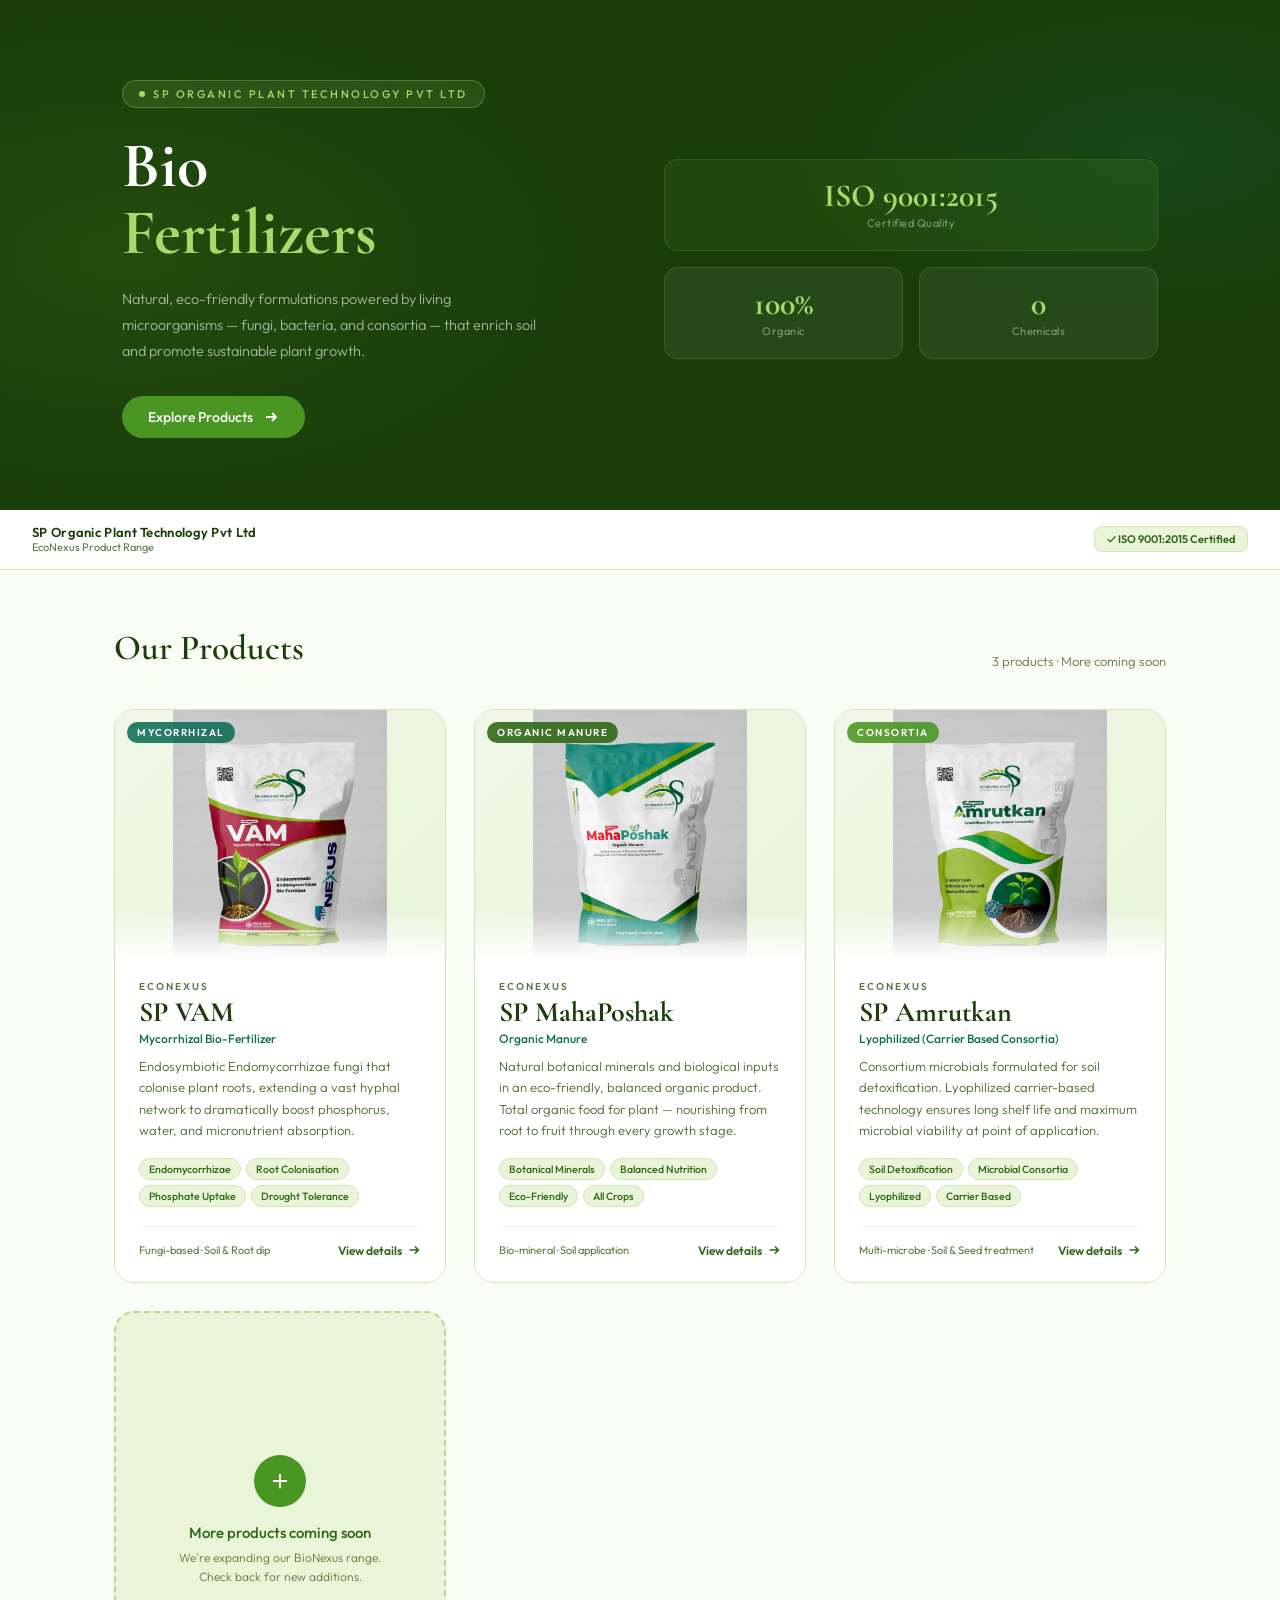
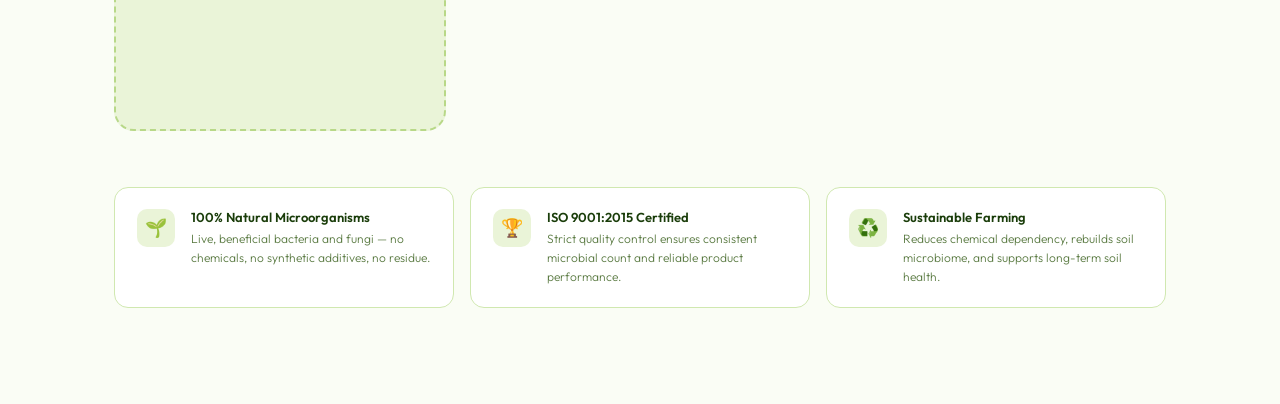
<file: biofertilizers.html>
<!DOCTYPE html>
<html lang="en">
<head>
<meta charset="UTF-8">
<meta name="viewport" content="width=device-width, initial-scale=1.0">
<title>Bio Fertilizers – SP Organic Plant Technology</title>
<link href="https://fonts.googleapis.com/css2?family=Cormorant+Garamond:wght@400;600;700&family=Outfit:wght@300;400;500;600&display=swap" rel="stylesheet">
<style>
*, *::before, *::after { box-sizing: border-box; margin: 0; padding: 0; }
:root {
  --green-dark: #1a3d0a;
  --green-mid: #2d6614;
  --green-bright: #4a9622;
  --green-light: #a8d96b;
  --green-pale: #eaf4d8;
  --teal: #0e6e56;
  --cream: #fafdf5;
  --white: #ffffff;
  --text: #1a2e0a;
  --text-muted: #5a7a42;
  --border: #d0e8b0;
}

body { font-family: 'Outfit', sans-serif; background: var(--cream); color: var(--text); min-height: 100vh; }

/* HERO */
.hero { position: relative; background: var(--green-dark); overflow: hidden; }
.hero-bg {
  position: absolute; inset: 0;
  background-image:
    radial-gradient(ellipse 60% 80% at 10% 50%, rgba(74,150,34,0.18) 0%, transparent 60%),
    radial-gradient(ellipse 50% 60% at 90% 30%, rgba(14,110,86,0.2) 0%, transparent 55%);
}
.hero-inner {
  position: relative; max-width: 1100px; margin: 0 auto;
  padding: 5rem 2rem 4.5rem;
  display: grid; grid-template-columns: 1fr 1fr; gap: 3rem; align-items: center;
}
.hero-badge {
  display: inline-flex; align-items: center; gap: 8px;
  background: rgba(168,217,107,0.12); border: 1px solid rgba(168,217,107,0.3);
  color: var(--green-light); font-size: 11px; font-weight: 500;
  letter-spacing: 2.5px; text-transform: uppercase;
  padding: 6px 16px; border-radius: 999px; margin-bottom: 1.5rem;
}
.hero-badge::before { content: ''; width: 6px; height: 6px; border-radius: 50%; background: var(--green-light); }
.hero h1 {
  font-family: 'Cormorant Garamond', serif;
  font-size: clamp(3rem, 5vw, 4.5rem); font-weight: 700;
  color: #fff; line-height: 1.05; margin-bottom: 1.2rem;
}
.hero h1 em { color: var(--green-light); font-style: normal; }
.hero p { font-size: 14.5px; color: rgba(255,255,255,0.62); line-height: 1.8; font-weight: 300; max-width: 420px; margin-bottom: 2rem; }
.hero-cta {
  display: inline-flex; align-items: center; gap: 10px;
  background: var(--green-bright); color: #fff;
  font-size: 14px; font-weight: 500;
  padding: 12px 26px; border-radius: 999px; text-decoration: none;
  transition: background 0.2s, transform 0.2s;
}
.hero-cta:hover { background: var(--green-mid); transform: translateY(-1px); }
.hero-stats {
  display: grid; grid-template-columns: 1fr 1fr; gap: 1rem; align-items: start;
}
.stat-card {
  background: rgba(255,255,255,0.06); border: 1px solid rgba(255,255,255,0.1);
  border-radius: 14px; padding: 1.25rem; text-align: center;
}
.stat-card.featured { grid-column: 1/-1; background: rgba(74,150,34,0.15); border-color: rgba(74,150,34,0.3); }
.stat-num { font-family: 'Cormorant Garamond', serif; font-size: 2rem; font-weight: 700; color: var(--green-light); line-height: 1; }
.stat-label { font-size: 11px; color: rgba(255,255,255,0.45); margin-top: 4px; letter-spacing: 0.5px; }

/* BRAND BAR */
.brand-bar {
  background: var(--white); border-bottom: 1px solid var(--border);
  padding: 0.9rem 2rem;
  display: flex; align-items: center; justify-content: space-between; flex-wrap: wrap; gap: 0.75rem;
}
.brand-name { font-size: 13px; font-weight: 600; color: var(--green-dark); letter-spacing: 0.3px; }
.brand-sub { font-size: 11px; color: var(--text-muted); }
.iso-pill {
  background: var(--green-pale); border: 1px solid var(--border); border-radius: 8px;
  padding: 5px 12px; font-size: 11px; font-weight: 600; color: var(--green-mid);
}

/* MAIN */
.main { max-width: 1100px; margin: 0 auto; padding: 3.5rem 1.5rem 6rem; }
.section-head { display: flex; align-items: flex-end; justify-content: space-between; flex-wrap: wrap; gap: 1rem; margin-bottom: 2.5rem; }
.section-head h2 { font-family: 'Cormorant Garamond', serif; font-size: 2.2rem; font-weight: 600; color: var(--green-dark); }
.section-head span { font-size: 13px; color: var(--text-muted); font-weight: 300; }

/* GRID */
.product-grid { display: grid; grid-template-columns: repeat(3, 1fr); gap: 1.75rem; }

.product-card {
  background: var(--white); border: 1px solid var(--border); border-radius: 20px;
  overflow: hidden; text-decoration: none; color: inherit;
  display: flex; flex-direction: column;
  transition: transform 0.3s, box-shadow 0.3s, border-color 0.3s;
  animation: fadeUp 0.5s ease both;
}
.product-card:nth-child(1) { animation-delay: 0.05s; }
.product-card:nth-child(2) { animation-delay: 0.15s; }
.product-card:nth-child(3) { animation-delay: 0.25s; }
.product-card:hover { transform: translateY(-6px); box-shadow: 0 20px 50px rgba(45,102,20,0.14); border-color: var(--green-bright); }

.img-wrap {
  position: relative; height: 250px; overflow: hidden;
  background: linear-gradient(135deg, #f0f7e8 0%, #e8f5d8 100%);
  display: flex; align-items: center; justify-content: center;
}
.img-wrap img { width: 85%; height: 100%; object-fit: contain; object-position: center; transition: transform 0.4s ease; }
.product-card:hover .img-wrap img { transform: scale(1.05) translateY(-3px); }
.img-wrap::after {
  content: ''; position: absolute; bottom: 0; left: 0; right: 0; height: 50px;
  background: linear-gradient(to top, var(--white), transparent); pointer-events: none;
}

.type-badge {
  position: absolute; top: 12px; left: 12px; z-index: 2;
  font-size: 10px; font-weight: 600; letter-spacing: 1.5px; text-transform: uppercase;
  padding: 4px 10px; border-radius: 999px;
}
.tb-teal { background: rgba(14,110,86,0.88); color: #fff; }
.tb-green { background: rgba(45,102,20,0.88); color: #fff; }
.tb-lime { background: rgba(74,150,34,0.88); color: #fff; }

.card-body { padding: 1.3rem 1.5rem 1.5rem; flex: 1; display: flex; flex-direction: column; }
.card-brand { font-size: 10px; font-weight: 600; color: var(--text-muted); letter-spacing: 2px; text-transform: uppercase; margin-bottom: 5px; }
.card-name { font-family: 'Cormorant Garamond', serif; font-size: 1.75rem; font-weight: 700; color: var(--green-dark); line-height: 1.05; margin-bottom: 3px; }
.card-tagline { font-size: 12px; font-weight: 500; color: var(--teal); margin-bottom: 10px; }
.card-desc { font-size: 13px; color: #4a6a30; line-height: 1.65; font-weight: 300; flex: 1; margin-bottom: 1rem; }
.card-tags { display: flex; flex-wrap: wrap; gap: 5px; margin-bottom: 1.2rem; }
.tag {
  font-size: 10.5px; font-weight: 500; padding: 3px 9px;
  border-radius: 999px; background: var(--green-pale); color: var(--green-mid); border: 1px solid var(--border);
}
.card-foot { border-top: 1px solid var(--green-pale); padding-top: 1rem; display: flex; align-items: center; justify-content: space-between; }
.foot-meta { font-size: 11px; color: var(--text-muted); }
.foot-link { display: inline-flex; align-items: center; gap: 5px; font-size: 12px; font-weight: 600; color: var(--green-mid); text-decoration: none; }
.foot-link svg { width: 14px; height: 14px; transition: transform 0.2s; }
.product-card:hover .foot-link svg { transform: translateX(3px); }

/* COMING SOON */
.coming-card {
  background: var(--green-pale); border: 2px dashed #b8d888;
  border-radius: 20px; display: flex; flex-direction: column;
  align-items: center; justify-content: center; text-align: center;
  padding: 3rem 1.5rem; min-height: 420px;
}
.plus-icon {
  width: 52px; height: 52px; border-radius: 50%; background: var(--green-bright);
  display: flex; align-items: center; justify-content: center; margin: 0 auto 1rem;
}
.plus-icon svg { width: 22px; height: 22px; stroke: #fff; stroke-width: 2; }
.coming-card h3 { font-size: 15px; font-weight: 500; color: var(--green-mid); margin-bottom: 6px; }
.coming-card p { font-size: 12px; color: var(--text-muted); font-weight: 300; line-height: 1.6; }

/* INFO STRIP */
.info-strip { margin-top: 3.5rem; display: grid; grid-template-columns: repeat(3,1fr); gap: 1rem; }
.info-box {
  background: var(--white); border: 1px solid var(--border); border-radius: 14px;
  padding: 1.3rem 1.4rem; display: flex; gap: 1rem; align-items: flex-start;
}
.info-icon {
  width: 38px; height: 38px; border-radius: 10px; background: var(--green-pale);
  display: flex; align-items: center; justify-content: center; font-size: 18px; flex-shrink: 0;
}
.info-text h4 { font-size: 13px; font-weight: 600; color: var(--green-dark); margin-bottom: 4px; }
.info-text p { font-size: 12px; color: var(--text-muted); line-height: 1.6; font-weight: 300; }

@keyframes fadeUp {
  from { opacity: 0; transform: translateY(18px); }
  to { opacity: 1; transform: translateY(0); }
}

@media (max-width: 900px) {
  .hero-inner { grid-template-columns: 1fr; }
  .hero-stats { display: none; }
  .product-grid { grid-template-columns: repeat(2,1fr); }
  .info-strip { grid-template-columns: 1fr; }
}
@media (max-width: 580px) {
  .product-grid { grid-template-columns: 1fr; }
  .section-head { flex-direction: column; align-items: flex-start; }
}
</style>
</head>
<body>

<section class="hero">
  <div class="hero-bg"></div>
  <div class="hero-inner">
    <div class="hero-left">
      <div class="hero-badge">SP Organic Plant Technology Pvt Ltd</div>
      <h1>Bio<br><em>Fertilizers</em></h1>
      <p>Natural, eco-friendly formulations powered by living microorganisms — fungi, bacteria, and consortia — that enrich soil and promote sustainable plant growth.</p>
      <a href="#products" class="hero-cta">
        Explore Products
        <svg width="16" height="16" viewBox="0 0 16 16" fill="none" stroke="currentColor" stroke-width="1.8"><path d="M3 8h10M9 4l4 4-4 4"/></svg>
      </a>
    </div>
    <div class="hero-stats">
      <div class="stat-card featured">
        <div class="stat-num">ISO 9001:2015</div>
        <div class="stat-label">Certified Quality</div>
      </div>
      <div class="stat-card">
        <div class="stat-num">100%</div>
        <div class="stat-label">Organic</div>
      </div>
      <div class="stat-card">
        <div class="stat-num">0</div>
        <div class="stat-label">Chemicals</div>
      </div>
    </div>
  </div>
</section>

<div class="brand-bar">
  <div>
    <div class="brand-name">SP Organic Plant Technology Pvt Ltd</div>
    <div class="brand-sub">EcoNexus Product Range</div>
  </div>
  <div class="iso-pill">✓ ISO 9001:2015 Certified</div>
</div>

<main class="main" id="products">
  <div class="section-head">
    <h2>Our Products</h2>
    <span>3 products · More coming soon</span>
  </div>

  <div class="product-grid">

    <!-- SP VAM -->
    <a href="/vam.html" class="product-card">
      <div class="img-wrap">
        <span class="type-badge tb-teal">Mycorrhizal</span>
        <img src="vam.jpeg" alt="SP VAM Mycorrhizal Bio-Fertilizer bag" />
      </div>
      <div class="card-body">
        <div class="card-brand">EcoNexus</div>
        <div class="card-name">SP VAM</div>
        <div class="card-tagline">Mycorrhizal Bio-Fertilizer</div>
        <p class="card-desc">Endosymbiotic Endomycorrhizae fungi that colonise plant roots, extending a vast hyphal network to dramatically boost phosphorus, water, and micronutrient absorption.</p>
        <div class="card-tags">
          <span class="tag">Endomycorrhizae</span>
          <span class="tag">Root Colonisation</span>
          <span class="tag">Phosphate Uptake</span>
          <span class="tag">Drought Tolerance</span>
        </div>
        <div class="card-foot">
          <span class="foot-meta">Fungi-based · Soil &amp; Root dip</span>
          <span class="foot-link">View details <svg viewBox="0 0 16 16" fill="none" stroke="currentColor" stroke-width="1.8"><path d="M3 8h10M9 4l4 4-4 4"/></svg></span>
        </div>
      </div>
    </a>

    <!-- MahaPoshak -->
    <a href="/mahaposhak.html" class="product-card">
      <div class="img-wrap">
        <span class="type-badge tb-green">Organic Manure</span>
        <img src="Mahaposhak.jpeg" alt="SP MahaPoshak Organic Manure bag" />
      </div>
      <div class="card-body">
        <div class="card-brand">EcoNexus</div>
        <div class="card-name">SP MahaPoshak</div>
        <div class="card-tagline">Organic Manure</div>
        <p class="card-desc">Natural botanical minerals and biological inputs in an eco-friendly, balanced organic product. Total organic food for plant — nourishing from root to fruit through every growth stage.</p>
        <div class="card-tags">
          <span class="tag">Botanical Minerals</span>
          <span class="tag">Balanced Nutrition</span>
          <span class="tag">Eco-Friendly</span>
          <span class="tag">All Crops</span>
        </div>
        <div class="card-foot">
          <span class="foot-meta">Bio-mineral · Soil application</span>
          <span class="foot-link">View details <svg viewBox="0 0 16 16" fill="none" stroke="currentColor" stroke-width="1.8"><path d="M3 8h10M9 4l4 4-4 4"/></svg></span>
        </div>
      </div>
    </a>

    <!-- Amrutkan -->
    <a href="/amrutkan.html" class="product-card">
      <div class="img-wrap">
        <span class="type-badge tb-lime">Consortia</span>
        <img src="amrutkan.jpeg" alt="SP Amrutkan Lyophilized Consortia bag" />
      </div>
      <div class="card-body">
        <div class="card-brand">EcoNexus</div>
        <div class="card-name">SP Amrutkan</div>
        <div class="card-tagline">Lyophilized (Carrier Based Consortia)</div>
        <p class="card-desc">Consortium microbials formulated for soil detoxification. Lyophilized carrier-based technology ensures long shelf life and maximum microbial viability at point of application.</p>
        <div class="card-tags">
          <span class="tag">Soil Detoxification</span>
          <span class="tag">Microbial Consortia</span>
          <span class="tag">Lyophilized</span>
          <span class="tag">Carrier Based</span>
        </div>
        <div class="card-foot">
          <span class="foot-meta">Multi-microbe · Soil &amp; Seed treatment</span>
          <span class="foot-link">View details <svg viewBox="0 0 16 16" fill="none" stroke="currentColor" stroke-width="1.8"><path d="M3 8h10M9 4l4 4-4 4"/></svg></span>
        </div>
      </div>
    </a>

    <!-- Placeholder -->
    <div class="coming-card">
      <div class="plus-icon">
        <svg viewBox="0 0 24 24" fill="none" stroke-linecap="round" stroke-linejoin="round"><path d="M12 5v14M5 12h14"/></svg>
      </div>
      <h3>More products coming soon</h3>
      <p>We're expanding our BioNexus range.<br>Check back for new additions.</p>
    </div>

  </div>

  <!-- INFO STRIP -->
  <div class="info-strip">
    <div class="info-box">
      <div class="info-icon">🌱</div>
      <div class="info-text">
        <h4>100% Natural Microorganisms</h4>
        <p>Live, beneficial bacteria and fungi — no chemicals, no synthetic additives, no residue.</p>
      </div>
    </div>
    <div class="info-box">
      <div class="info-icon">🏆</div>
      <div class="info-text">
        <h4>ISO 9001:2015 Certified</h4>
        <p>Strict quality control ensures consistent microbial count and reliable product performance.</p>
      </div>
    </div>
    <div class="info-box">
      <div class="info-icon">♻️</div>
      <div class="info-text">
        <h4>Sustainable Farming</h4>
        <p>Reduces chemical dependency, rebuilds soil microbiome, and supports long-term soil health.</p>
      </div>
    </div>
  </div>
</main>

</body>
</html>
</file>
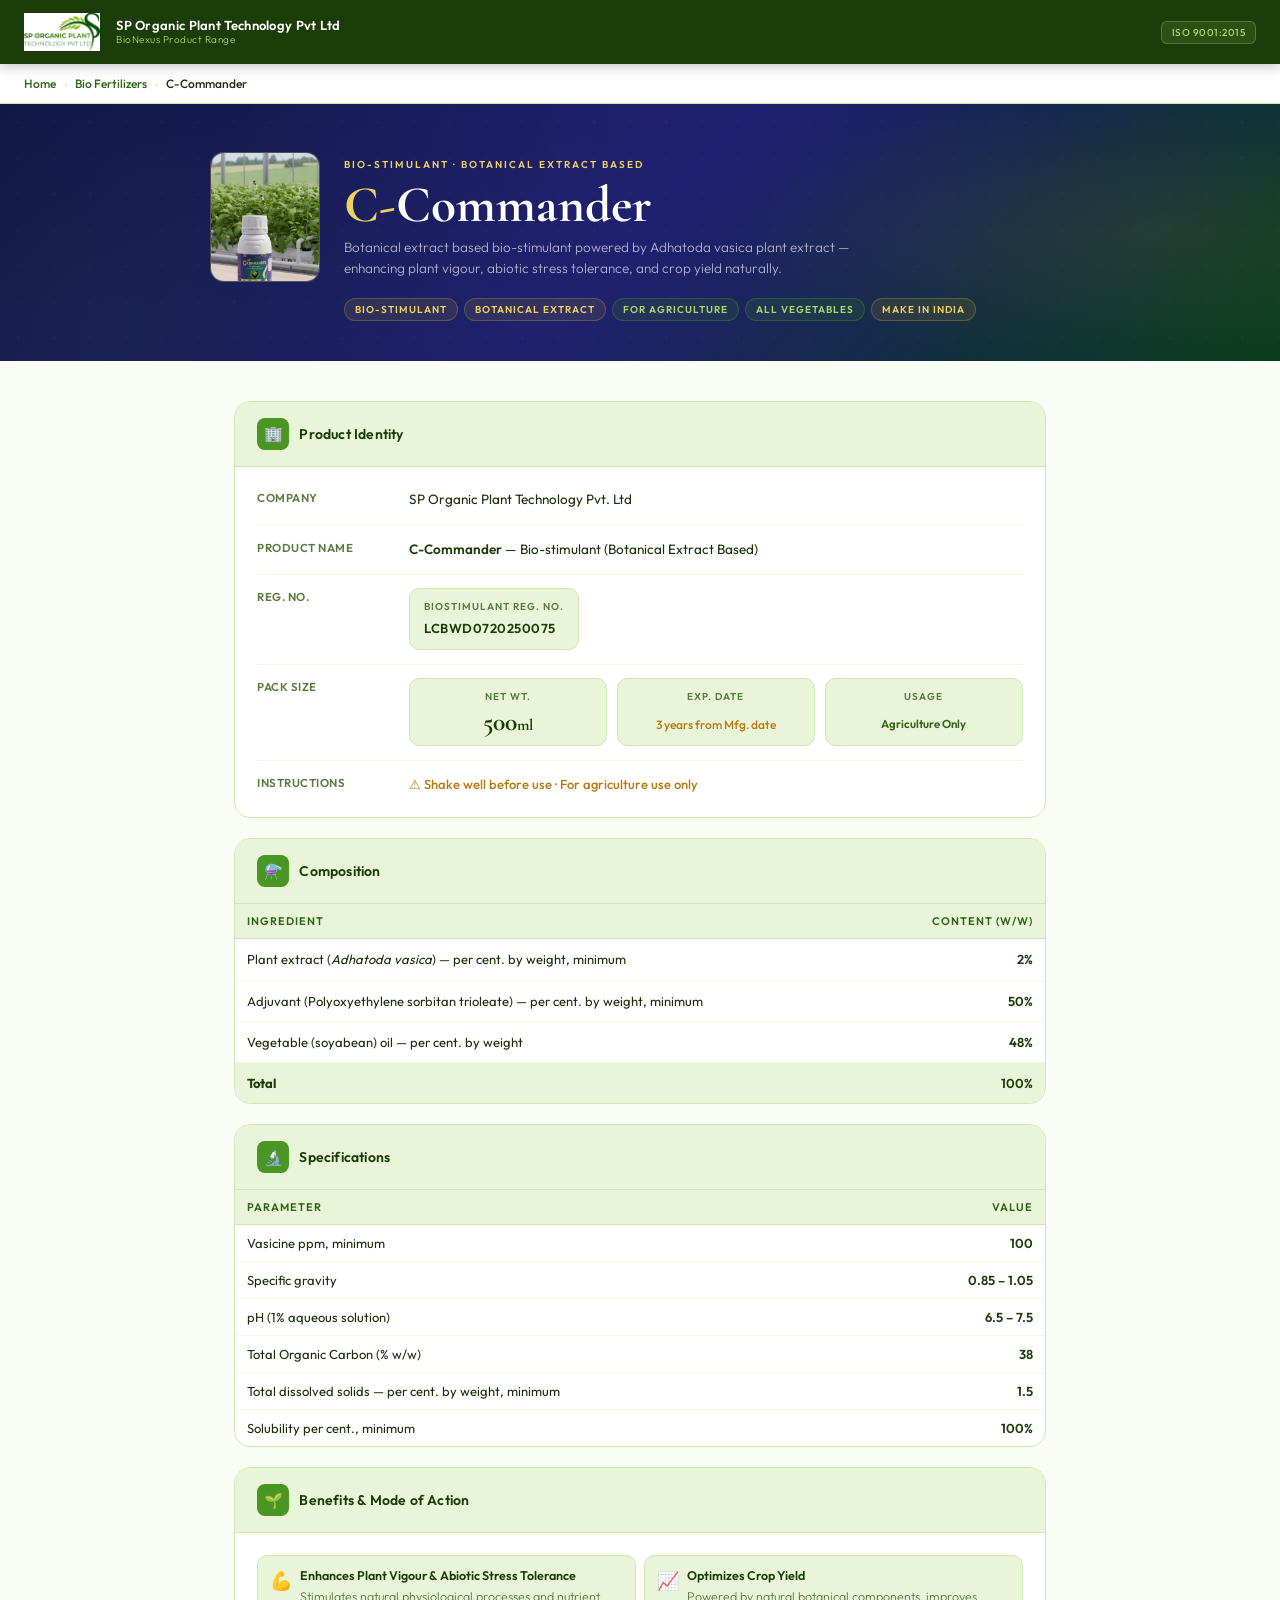
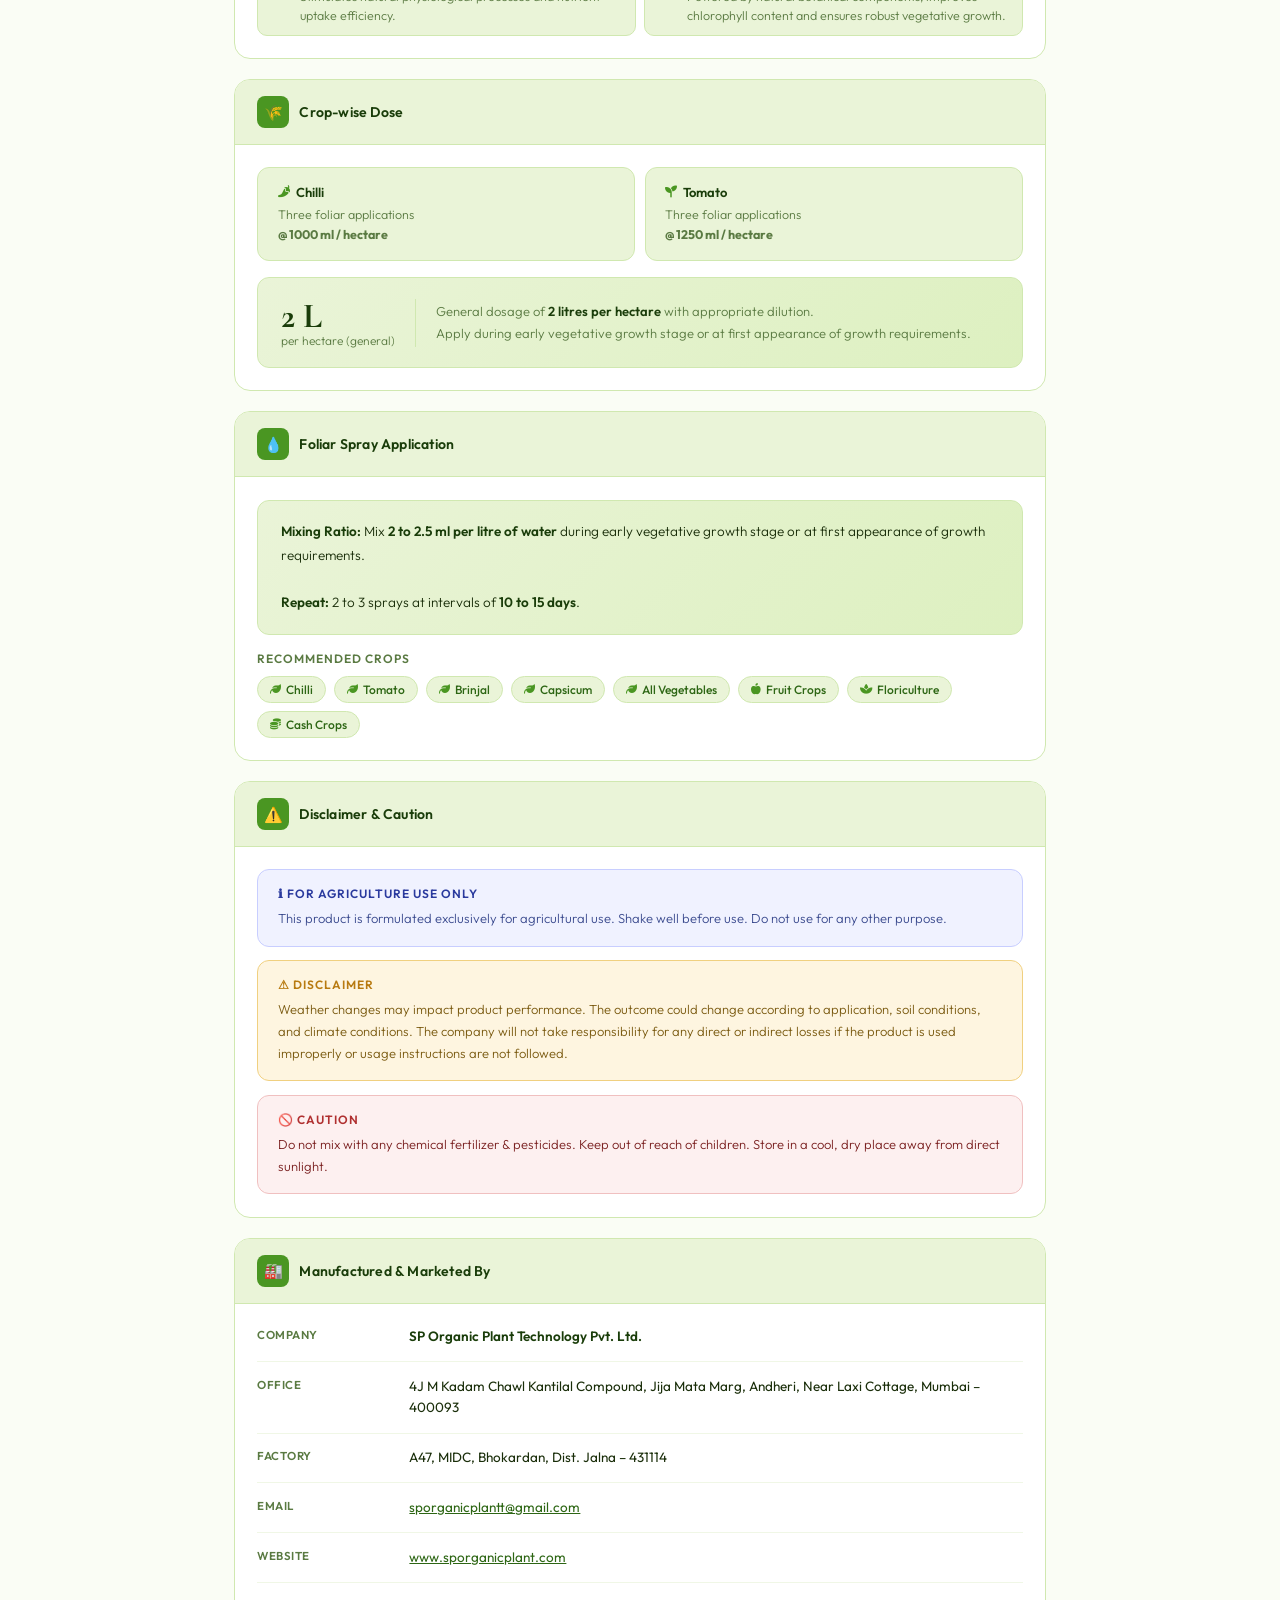
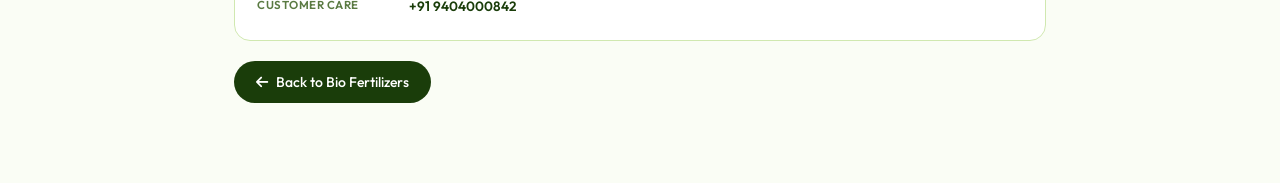
<file: commander.html>
<!DOCTYPE html>
<html lang="en">
<head>
<meta charset="UTF-8">
<meta name="viewport" content="width=device-width, initial-scale=1.0">
<title>C-Commander – Bio-stimulant | SP Organic Plant Technology</title>
<link href="https://fonts.googleapis.com/css2?family=Cormorant+Garamond:wght@400;600;700&family=Outfit:wght@300;400;500;600&display=swap" rel="stylesheet">
<link rel="stylesheet" href="https://cdnjs.cloudflare.com/ajax/libs/font-awesome/6.5.0/css/all.min.css">
<style>
*, *::before, *::after { box-sizing: border-box; margin: 0; padding: 0; }

:root {
  --green-dark: #1a3d0a;
  --green-mid: #2d6614;
  --green-bright: #4a9622;
  --green-light: #a8d96b;
  --green-pale: #eaf4d8;
  --teal: #0e6e56;
  --cream: #fafdf5;
  --white: #ffffff;
  --text: #1a2e0a;
  --text-muted: #5a7a42;
  --border: #d0e8b0;
  --amber: #b87a10;
  --amber-pale: #fef5e0;
  --amber-border: #f0d080;
  --red-pale: #fdf0f0;
  --red-border: #f0c0c0;
  --red: #b03030;
  /* Commander accent — deep navy/blue-purple from label */
  --cmd-navy: #1a1a6e;
  --cmd-blue: #2a2a9e;
  --cmd-gold: #c9a227;
  --cmd-gold-light: #f0d060;
}

body { font-family: 'Outfit', sans-serif; background: var(--cream); color: var(--text); min-height: 100vh; }

/* ── HEADER ── */
.header {
  background: var(--green-dark); padding: 0 1.5rem;
  display: flex; align-items: center; gap: 1rem; height: 64px;
  position: sticky; top: 0; z-index: 100;
  box-shadow: 0 2px 12px rgba(0,0,0,0.25);
}
.header img.logo { height: 38px; width: auto; object-fit: contain; }
.header-text { flex: 1; }
.header-title { font-size: 13px; font-weight: 600; color: #fff; letter-spacing: 0.3px; line-height: 1.2; }
.header-sub { font-size: 10px; color: var(--green-light); letter-spacing: 0.5px; font-weight: 300; }
.iso-badge-small {
  background: rgba(168,217,107,0.12); border: 1px solid rgba(168,217,107,0.3);
  color: var(--green-light); font-size: 10px; font-weight: 500;
  padding: 4px 10px; border-radius: 6px; letter-spacing: 0.5px; white-space: nowrap;
}

/* ── BREADCRUMB ── */
.breadcrumb {
  background: var(--white); border-bottom: 1px solid var(--border);
  padding: 0.75rem 1.5rem; display: flex; align-items: center; gap: 8px;
  font-size: 12px; color: var(--text-muted);
}
.breadcrumb a { color: var(--green-mid); text-decoration: none; font-weight: 500; }
.breadcrumb a:hover { text-decoration: underline; }
.breadcrumb-sep { color: var(--border); }
.breadcrumb-current { color: var(--text); font-weight: 500; }

/* ── HERO — Commander navy/gold theme ── */
.product-hero {
  background: linear-gradient(135deg, #0d0d4a 0%, #1a1a6e 50%, #0a3d1a 100%);
  padding: 3rem 1.5rem 2.5rem; position: relative; overflow: hidden;
}
.product-hero::before {
  content: ''; position: absolute; inset: 0;
  background-image:
    radial-gradient(ellipse 55% 90% at 90% 50%, rgba(201,162,39,0.1) 0%, transparent 60%),
    radial-gradient(circle at 8% 85%, rgba(74,150,34,0.12) 0%, transparent 50%),
    radial-gradient(circle at 50% 0%, rgba(255,255,255,0.03) 0%, transparent 60%);
}
.hero-dots {
  position: absolute; inset: 0; pointer-events: none;
  background-image: radial-gradient(circle, rgba(201,162,39,0.06) 1px, transparent 1px);
  background-size: 36px 36px;
}
.product-hero-inner {
  max-width: 860px; margin: 0 auto; position: relative;
  display: flex; align-items: flex-start; gap: 1.5rem; flex-wrap: wrap;
}
.hero-img-wrap {
  width: 110px; height: 130px; flex-shrink: 0;
  border-radius: 14px; overflow: hidden;
  border: 1px solid rgba(201,162,39,0.3);
  background: rgba(255,255,255,0.05);
  display: flex; align-items: center; justify-content: center;
}
.hero-img-wrap img { width: 100%; height: 100%; object-fit: cover; object-position: center; }

.product-hero-text { flex: 1; min-width: 200px; }
.product-category {
  display: inline-block; font-size: 10px; font-weight: 600;
  letter-spacing: 2px; text-transform: uppercase; color: var(--cmd-gold-light); margin-bottom: 8px;
}
.product-hero h1 {
  font-family: 'Cormorant Garamond', serif;
  font-size: clamp(2rem, 5vw, 3.2rem); font-weight: 700;
  color: #fff; line-height: 1.05; margin-bottom: 4px;
}
.product-hero h1 span { color: var(--cmd-gold-light); }
.product-hero-sub {
  font-size: 13.5px; color: rgba(255,255,255,0.65); font-weight: 300;
  line-height: 1.6; max-width: 540px; margin-bottom: 1.1rem;
}
.hero-tag-row { display: flex; flex-wrap: wrap; gap: 6px; }
.hero-tag {
  font-size: 10px; font-weight: 600; letter-spacing: 1px; text-transform: uppercase;
  padding: 4px 10px; border-radius: 999px;
  background: rgba(201,162,39,0.12); border: 1px solid rgba(201,162,39,0.3); color: var(--cmd-gold-light);
}
.hero-tag.green-tag {
  background: rgba(74,150,34,0.15); border-color: rgba(74,150,34,0.35); color: var(--green-light);
}

/* ── MAIN ── */
.main { max-width: 860px; margin: 0 auto; padding: 2.5rem 1.5rem 5rem; display: flex; flex-direction: column; gap: 1.25rem; }

/* ── DETAIL CARD ── */
.detail-card {
  background: var(--white); border: 1px solid var(--border); border-radius: 16px;
  overflow: hidden; animation: fadeUp 0.4s ease both;
}
.detail-card:nth-child(1) { animation-delay: 0.05s; }
.detail-card:nth-child(2) { animation-delay: 0.12s; }
.detail-card:nth-child(3) { animation-delay: 0.19s; }
.detail-card:nth-child(4) { animation-delay: 0.26s; }
.detail-card:nth-child(5) { animation-delay: 0.33s; }
.detail-card:nth-child(6) { animation-delay: 0.40s; }
.detail-card:nth-child(7) { animation-delay: 0.47s; }
.detail-card:nth-child(8) { animation-delay: 0.54s; }

.card-header {
  display: flex; align-items: center; gap: 10px;
  padding: 1rem 1.4rem; background: var(--green-pale); border-bottom: 1px solid var(--border);
}
.card-header-icon {
  width: 32px; height: 32px; border-radius: 8px; background: var(--green-bright);
  display: flex; align-items: center; justify-content: center; font-size: 15px; flex-shrink: 0;
}
.card-header h2 { font-size: 14px; font-weight: 600; color: var(--green-dark); letter-spacing: 0.2px; }
.card-body { padding: 1.4rem; }

/* ── INFO ROWS ── */
.info-row {
  display: flex; gap: 0.75rem; padding: 0.85rem 0;
  border-bottom: 1px solid #f0f7e6; align-items: flex-start;
}
.info-row:last-child { border-bottom: none; padding-bottom: 0; }
.info-row:first-child { padding-top: 0; }
.info-label {
  font-size: 11.5px; font-weight: 600; color: var(--text-muted);
  letter-spacing: 0.5px; text-transform: uppercase;
  min-width: 140px; flex-shrink: 0; padding-top: 1px;
}
.info-value { font-size: 13.5px; color: var(--text); font-weight: 400; line-height: 1.6; flex: 1; }
.info-value strong { font-weight: 600; color: var(--green-dark); }

/* Reg badge */
.reg-badge {
  display: inline-flex; flex-direction: column;
  background: var(--green-pale); border: 1px solid var(--border); border-radius: 10px; padding: 10px 14px;
}
.reg-badge-label { font-size: 10px; font-weight: 600; color: var(--text-muted); letter-spacing: 1px; text-transform: uppercase; margin-bottom: 3px; }
.reg-badge-val { font-size: 13px; font-weight: 600; color: var(--green-dark); letter-spacing: 0.5px; }

/* Weight row */
.weight-row { display: flex; flex-wrap: wrap; gap: 10px; }
.weight-badge {
  flex: 1; min-width: 110px; background: var(--green-pale);
  border: 1px solid var(--border); border-radius: 10px; padding: 10px 14px; text-align: center;
}
.weight-badge-label { font-size: 10px; font-weight: 600; color: var(--text-muted); letter-spacing: 1px; text-transform: uppercase; margin-bottom: 4px; }
.weight-badge-val { font-family: 'Cormorant Garamond', serif; font-size: 1.6rem; font-weight: 700; color: var(--green-dark); line-height: 1; }

/* ── TABLES ── */
.data-table { width: 100%; border-collapse: collapse; font-size: 13px; }
.data-table thead tr { background: var(--green-pale); }
.data-table th {
  padding: 10px 12px; text-align: left; font-size: 11px; font-weight: 600;
  color: var(--green-mid); letter-spacing: 1px; text-transform: uppercase;
  border-bottom: 1px solid var(--border);
}
.data-table td { padding: 10px 12px; border-bottom: 1px solid #f0f7e6; color: var(--text); vertical-align: middle; line-height: 1.55; }
.data-table tbody tr:last-child td { border-bottom: none; font-weight: 600; color: var(--green-dark); background: var(--green-pale); }
.data-table tbody tr:hover td { background: #f5fbec; }
.data-table tbody tr:last-child:hover td { background: var(--green-pale); }

.spec-table { width: 100%; border-collapse: collapse; font-size: 13px; }
.spec-table thead tr { background: var(--green-pale); }
.spec-table th {
  padding: 10px 12px; text-align: left; font-size: 11px; font-weight: 600;
  color: var(--green-mid); letter-spacing: 1px; text-transform: uppercase;
  border-bottom: 1px solid var(--border);
}
.spec-table td { padding: 10px 12px; border-bottom: 1px solid #f0f7e6; vertical-align: middle; }
.spec-table td:first-child { color: var(--text); }
.spec-table td:last-child { font-weight: 600; color: var(--green-dark); text-align: right; }
.spec-table tbody tr:last-child td { border-bottom: none; }
.spec-table tbody tr:hover td { background: #f5fbec; }

/* ── DOSE HIGHLIGHT ── */
.dose-highlight {
  background: linear-gradient(135deg, var(--green-pale), #ddf0c0);
  border: 1px solid var(--border); border-radius: 12px;
  padding: 1.2rem 1.4rem; display: flex; align-items: center; gap: 1.25rem; flex-wrap: wrap;
}
.dose-num { font-family: 'Cormorant Garamond', serif; font-size: 2.2rem; font-weight: 700; color: var(--green-dark); line-height: 1; }
.dose-unit { font-size: 12px; color: var(--text-muted); font-weight: 300; }
.dose-divider { width: 1px; height: 48px; background: var(--border); flex-shrink: 0; }
.dose-detail { font-size: 13px; color: var(--text-muted); line-height: 1.65; font-weight: 300; flex: 1; }
.dose-detail strong { color: var(--green-dark); font-weight: 600; }

/* Crop dose rows */
.crop-dose-row {
  display: flex; gap: 10px; flex-wrap: wrap;
}
.crop-dose-card {
  flex: 1; min-width: 200px;
  background: var(--green-pale); border: 1px solid var(--border); border-radius: 12px; padding: 1rem 1.2rem;
}
.crop-dose-card .crop-name { font-size: 13px; font-weight: 600; color: var(--green-dark); margin-bottom: 4px; display: flex; align-items: center; gap: 6px; }
.crop-dose-card .crop-name i { color: var(--green-bright); font-size: 12px; }
.crop-dose-card .crop-info { font-size: 12.5px; color: var(--text-muted); font-weight: 300; line-height: 1.6; }

/* ── APP BOX ── */
.app-box {
  background: linear-gradient(135deg, var(--green-pale), #ddf0c0);
  border: 1px solid var(--border); border-radius: 12px;
  padding: 1.2rem 1.4rem; line-height: 1.75;
  font-size: 13.5px; color: var(--text); font-weight: 300;
}
.app-box strong { font-weight: 600; color: var(--green-dark); }

/* ── BENEFITS GRID ── */
.benefits-grid { display: grid; grid-template-columns: 1fr 1fr; gap: 8px; }
.benefit-item {
  display: flex; align-items: flex-start; gap: 8px;
  background: var(--green-pale); border: 1px solid var(--border);
  border-radius: 10px; padding: 10px 12px;
  font-size: 12.5px; color: var(--text-muted); line-height: 1.5; font-weight: 300;
}
.benefit-item .bi-title { font-weight: 600; color: var(--green-dark); display: block; margin-bottom: 2px; font-size: 12.5px; }
.benefit-icon { font-size: 18px; flex-shrink: 0; margin-top: 1px; }

/* ── CROPS STRIP ── */
.crops-strip { display: flex; flex-wrap: wrap; gap: 8px; }
.crop-pill {
  display: inline-flex; align-items: center; gap: 5px;
  background: var(--green-pale); border: 1px solid var(--border);
  color: var(--green-mid); font-size: 12px; font-weight: 500;
  padding: 5px 12px; border-radius: 999px;
}
.crop-pill i { font-size: 11px; color: var(--green-bright); }

/* ── NOTICES ── */
.notice { border-radius: 12px; padding: 1rem 1.25rem; }
.notice + .notice { margin-top: 0.85rem; }
.notice-title { font-size: 12px; font-weight: 600; letter-spacing: 1px; text-transform: uppercase; margin-bottom: 6px; }
.notice-body { font-size: 13px; font-weight: 300; line-height: 1.7; }
.notice.amber { background: var(--amber-pale); border: 1px solid var(--amber-border); }
.notice.amber .notice-title { color: var(--amber); }
.notice.amber .notice-body { color: #7a5a10; }
.notice.red { background: var(--red-pale); border: 1px solid var(--red-border); }
.notice.red .notice-title { color: var(--red); }
.notice.red .notice-body { color: #7a2020; }
.notice.blue { background: #f0f2ff; border: 1px solid #c8ceff; }
.notice.blue .notice-title { color: #2a3a9e; }
.notice.blue .notice-body { color: #3a4a8e; }

/* ── BACK BTN ── */
.back-btn {
  display: inline-flex; align-items: center; gap: 8px;
  background: var(--green-dark); color: #fff;
  font-size: 14px; font-weight: 500;
  padding: 12px 22px; border-radius: 999px; text-decoration: none;
  transition: background 0.2s, transform 0.2s; align-self: flex-start;
}
.back-btn:hover { background: var(--green-mid); transform: translateX(-2px); }

@keyframes fadeUp {
  from { opacity: 0; transform: translateY(14px); }
  to { opacity: 1; transform: translateY(0); }
}

/* ── MOBILE ── */
@media (max-width: 600px) {
  .header { height: auto; padding: 0.75rem 1rem; }
  .iso-badge-small { display: none; }
  .product-hero { padding: 2rem 1rem 1.75rem; }
  .hero-img-wrap { width: 80px; height: 95px; }
  .info-row { flex-direction: column; gap: 3px; }
  .info-label { min-width: unset; }
  .dose-divider { display: none; }
  .dose-highlight { flex-direction: column; align-items: flex-start; gap: 0.5rem; }
  .benefits-grid { grid-template-columns: 1fr; }
  .crop-dose-row { flex-direction: column; }
  .main { padding: 1.5rem 1rem 4rem; }
}
</style>
</head>
<body>

<!-- HEADER -->
<header class="header">
  <img src="logo.png" class="logo" alt="SP Organic Plant Technology Logo" />
  <div class="header-text">
    <div class="header-title">SP Organic Plant Technology Pvt Ltd</div>
    <div class="header-sub">BioNexus Product Range</div>
  </div>
  <div class="iso-badge-small">ISO 9001:2015</div>
</header>

<!-- BREADCRUMB -->
<div class="breadcrumb">
  <a href="index.html">Home</a>
  <span class="breadcrumb-sep">›</span>
  <a href="humi_gold.html">Bio Fertilizers</a>
  <span class="breadcrumb-sep">›</span>
  <span class="breadcrumb-current">C-Commander</span>
</div>

<!-- HERO -->
<div class="product-hero">
  <div class="hero-dots"></div>
  <div class="product-hero-inner">
    <div class="hero-img-wrap">
      <img src="commander.jpeg" alt="C-Commander Bio-stimulant label" />
    </div>
    <div class="product-hero-text">
      <div class="product-category">Bio-stimulant · Botanical Extract Based</div>
      <h1><span>C-</span>Commander</h1>
      <p class="product-hero-sub">Botanical extract based bio-stimulant powered by Adhatoda vasica plant extract — enhancing plant vigour, abiotic stress tolerance, and crop yield naturally.</p>
      <div class="hero-tag-row">
        <span class="hero-tag">Bio-stimulant</span>
        <span class="hero-tag">Botanical Extract</span>
        <span class="hero-tag green-tag">For Agriculture</span>
        <span class="hero-tag green-tag">All Vegetables</span>
        <span class="hero-tag">Make in India</span>
      </div>
    </div>
  </div>
</div>

<main class="main">

  <!-- PRODUCT IDENTITY -->
  <div class="detail-card">
    <div class="card-header">
      <div class="card-header-icon">🏢</div>
      <h2>Product Identity</h2>
    </div>
    <div class="card-body">
      <div class="info-row">
        <span class="info-label">Company</span>
        <span class="info-value">SP Organic Plant Technology Pvt. Ltd</span>
      </div>
      <div class="info-row">
        <span class="info-label">Product Name</span>
        <span class="info-value"><strong>C-Commander</strong> — Bio-stimulant (Botanical Extract Based)</span>
      </div>
      <div class="info-row">
        <span class="info-label">Reg. No.</span>
        <span class="info-value">
          <div class="reg-badge">
            <span class="reg-badge-label">Biostimulant Reg. No.</span>
            <span class="reg-badge-val">LCBWD0720250075</span>
          </div>
        </span>
      </div>
      <div class="info-row">
        <span class="info-label">Pack Size</span>
        <span class="info-value">
          <div class="weight-row">
            <div class="weight-badge">
              <div class="weight-badge-label">Net Wt.</div>
              <div class="weight-badge-val">500<span style="font-size:1rem;">ml</span></div>
            </div>
            <div class="weight-badge">
              <div class="weight-badge-label">Exp. Date</div>
              <div style="font-size:12px; color:var(--amber); font-weight:500; padding-top:6px;">3 years from Mfg. date</div>
            </div>
            <div class="weight-badge">
              <div class="weight-badge-label">Usage</div>
              <div style="font-size:11.5px; color:var(--green-mid); font-weight:600; padding-top:6px;">Agriculture Only</div>
            </div>
          </div>
        </span>
      </div>
      <div class="info-row" style="border:none; padding-bottom:0;">
        <span class="info-label">Instructions</span>
        <span class="info-value" style="font-size:13px; color:var(--amber); font-weight:500;">⚠ Shake well before use · For agriculture use only</span>
      </div>
    </div>
  </div>

  <!-- COMPOSITION -->
  <div class="detail-card">
    <div class="card-header">
      <div class="card-header-icon">⚗️</div>
      <h2>Composition</h2>
    </div>
    <div class="card-body" style="padding:0;">
      <table class="data-table">
        <thead>
          <tr>
            <th>Ingredient</th>
            <th style="text-align:right; width:130px;">Content (w/w)</th>
          </tr>
        </thead>
        <tbody>
          <tr>
            <td>Plant extract (<em>Adhatoda vasica</em>) — per cent. by weight, minimum</td>
            <td style="text-align:right; font-weight:600; color:var(--green-dark);">2%</td>
          </tr>
          <tr>
            <td>Adjuvant (Polyoxyethylene sorbitan trioleate) — per cent. by weight, minimum</td>
            <td style="text-align:right; font-weight:600; color:var(--green-dark);">50%</td>
          </tr>
          <tr>
            <td>Vegetable (soyabean) oil — per cent. by weight</td>
            <td style="text-align:right; font-weight:600; color:var(--green-dark);">48%</td>
          </tr>
          <tr>
            <td><strong>Total</strong></td>
            <td style="text-align:right;">100%</td>
          </tr>
        </tbody>
      </table>
    </div>
  </div>

  <!-- SPECIFICATIONS -->
  <div class="detail-card">
    <div class="card-header">
      <div class="card-header-icon">🔬</div>
      <h2>Specifications</h2>
    </div>
    <div class="card-body" style="padding:0;">
      <table class="spec-table">
        <thead>
          <tr>
            <th>Parameter</th>
            <th style="text-align:right; width:140px;">Value</th>
          </tr>
        </thead>
        <tbody>
          <tr>
            <td>Vasicine ppm, minimum</td>
            <td>100</td>
          </tr>
          <tr>
            <td>Specific gravity</td>
            <td>0.85 – 1.05</td>
          </tr>
          <tr>
            <td>pH (1% aqueous solution)</td>
            <td>6.5 – 7.5</td>
          </tr>
          <tr>
            <td>Total Organic Carbon (% w/w)</td>
            <td>38</td>
          </tr>
          <tr>
            <td>Total dissolved solids — per cent. by weight, minimum</td>
            <td>1.5</td>
          </tr>
          <tr>
            <td>Solubility per cent., minimum</td>
            <td>100%</td>
          </tr>
        </tbody>
      </table>
    </div>
  </div>

  <!-- BENEFITS -->
  <div class="detail-card">
    <div class="card-header">
      <div class="card-header-icon">🌱</div>
      <h2>Benefits &amp; Mode of Action</h2>
    </div>
    <div class="card-body">
      <div class="benefits-grid">
        <div class="benefit-item">
          <div class="benefit-icon">💪</div>
          <div>
            <span class="bi-title">Enhances Plant Vigour &amp; Abiotic Stress Tolerance</span>
            Stimulates natural physiological processes and nutrient uptake efficiency.
          </div>
        </div>
        <div class="benefit-item">
          <div class="benefit-icon">📈</div>
          <div>
            <span class="bi-title">Optimizes Crop Yield</span>
            Powered by natural botanical components, improves chlorophyll content and ensures robust vegetative growth.
          </div>
        </div>
      </div>
    </div>
  </div>

  <!-- DOSAGE & CROPS -->
  <div class="detail-card">
    <div class="card-header">
      <div class="card-header-icon">🌾</div>
      <h2>Crop-wise Dose</h2>
    </div>
    <div class="card-body" style="display:flex; flex-direction:column; gap:1rem;">
      <div class="crop-dose-row">
        <div class="crop-dose-card">
          <div class="crop-name"><i class="fa-solid fa-pepper-hot"></i> Chilli</div>
          <div class="crop-info">Three foliar applications<br><strong>@ 1000 ml / hectare</strong></div>
        </div>
        <div class="crop-dose-card">
          <div class="crop-name"><i class="fa-solid fa-seedling"></i> Tomato</div>
          <div class="crop-info">Three foliar applications<br><strong>@ 1250 ml / hectare</strong></div>
        </div>
      </div>
      <div class="dose-highlight">
        <div>
          <div class="dose-num">2 L</div>
          <div class="dose-unit">per hectare (general)</div>
        </div>
        <div class="dose-divider"></div>
        <div class="dose-detail">
          General dosage of <strong>2 litres per hectare</strong> with appropriate dilution.<br>
          Apply during early vegetative growth stage or at first appearance of growth requirements.
        </div>
      </div>
    </div>
  </div>

  <!-- APPLICATION METHOD -->
  <div class="detail-card">
    <div class="card-header">
      <div class="card-header-icon">💧</div>
      <h2>Foliar Spray Application</h2>
    </div>
    <div class="card-body" style="display:flex; flex-direction:column; gap:1rem;">
      <div class="app-box">
        <strong>Mixing Ratio:</strong> Mix <strong>2 to 2.5 ml per litre of water</strong> during early vegetative growth stage or at first appearance of growth requirements.<br><br>
        <strong>Repeat:</strong> 2 to 3 sprays at intervals of <strong>10 to 15 days</strong>.
      </div>
      <div>
        <div style="font-size:12px; font-weight:600; color:var(--text-muted); letter-spacing:1px; text-transform:uppercase; margin-bottom:10px;">Recommended Crops</div>
        <div class="crops-strip">
          <span class="crop-pill"><i class="fa-solid fa-leaf"></i> Chilli</span>
          <span class="crop-pill"><i class="fa-solid fa-leaf"></i> Tomato</span>
          <span class="crop-pill"><i class="fa-solid fa-leaf"></i> Brinjal</span>
          <span class="crop-pill"><i class="fa-solid fa-leaf"></i> Capsicum</span>
          <span class="crop-pill"><i class="fa-solid fa-leaf"></i> All Vegetables</span>
          <span class="crop-pill"><i class="fa-solid fa-apple-whole"></i> Fruit Crops</span>
          <span class="crop-pill"><i class="fa-solid fa-spa"></i> Floriculture</span>
          <span class="crop-pill"><i class="fa-solid fa-coins"></i> Cash Crops</span>
        </div>
      </div>
    </div>
  </div>

  <!-- DISCLAIMER & CAUTION -->
  <div class="detail-card">
    <div class="card-header">
      <div class="card-header-icon">⚠️</div>
      <h2>Disclaimer &amp; Caution</h2>
    </div>
    <div class="card-body">
      <div class="notice blue">
        <div class="notice-title">ℹ For Agriculture Use Only</div>
        <div class="notice-body">This product is formulated exclusively for agricultural use. Shake well before use. Do not use for any other purpose.</div>
      </div>
      <div class="notice amber">
        <div class="notice-title">⚠ Disclaimer</div>
        <div class="notice-body">Weather changes may impact product performance. The outcome could change according to application, soil conditions, and climate conditions. The company will not take responsibility for any direct or indirect losses if the product is used improperly or usage instructions are not followed.</div>
      </div>
      <div class="notice red">
        <div class="notice-title">🚫 Caution</div>
        <div class="notice-body">Do not mix with any chemical fertilizer &amp; pesticides. Keep out of reach of children. Store in a cool, dry place away from direct sunlight.</div>
      </div>
    </div>
  </div>

  <!-- MANUFACTURER -->
  <div class="detail-card">
    <div class="card-header">
      <div class="card-header-icon">🏭</div>
      <h2>Manufactured &amp; Marketed By</h2>
    </div>
    <div class="card-body">
      <div class="info-row" style="padding-top:0;">
        <span class="info-label">Company</span>
        <span class="info-value"><strong>SP Organic Plant Technology Pvt. Ltd.</strong></span>
      </div>
      <div class="info-row">
        <span class="info-label">Office</span>
        <span class="info-value">4J M Kadam Chawl Kantilal Compound, Jija Mata Marg, Andheri, Near Laxi Cottage, Mumbai – 400093</span>
      </div>
      <div class="info-row">
        <span class="info-label">Factory</span>
        <span class="info-value">A47, MIDC, Bhokardan, Dist. Jalna – 431114</span>
      </div>
      <div class="info-row">
        <span class="info-label">Email</span>
        <span class="info-value"><a href="mailto:sporganicplantt@gmail.com" style="color:var(--green-mid);">sporganicplantt@gmail.com</a></span>
      </div>
      <div class="info-row">
        <span class="info-label">Website</span>
        <span class="info-value"><a href="http://www.sporganicplant.com" target="_blank" style="color:var(--green-mid);">www.sporganicplant.com</a></span>
      </div>
      <div class="info-row" style="padding-bottom:0; border:none;">
        <span class="info-label">Customer Care</span>
        <span class="info-value"><strong>+91 9404000842</strong></span>
      </div>
    </div>
  </div>

  <!-- BACK -->
  <a href="humi_gold.html" class="back-btn">
    <i class="fa-solid fa-arrow-left"></i>
    Back to Bio Fertilizers
  </a>

</main>
</body>
</html>
</file>
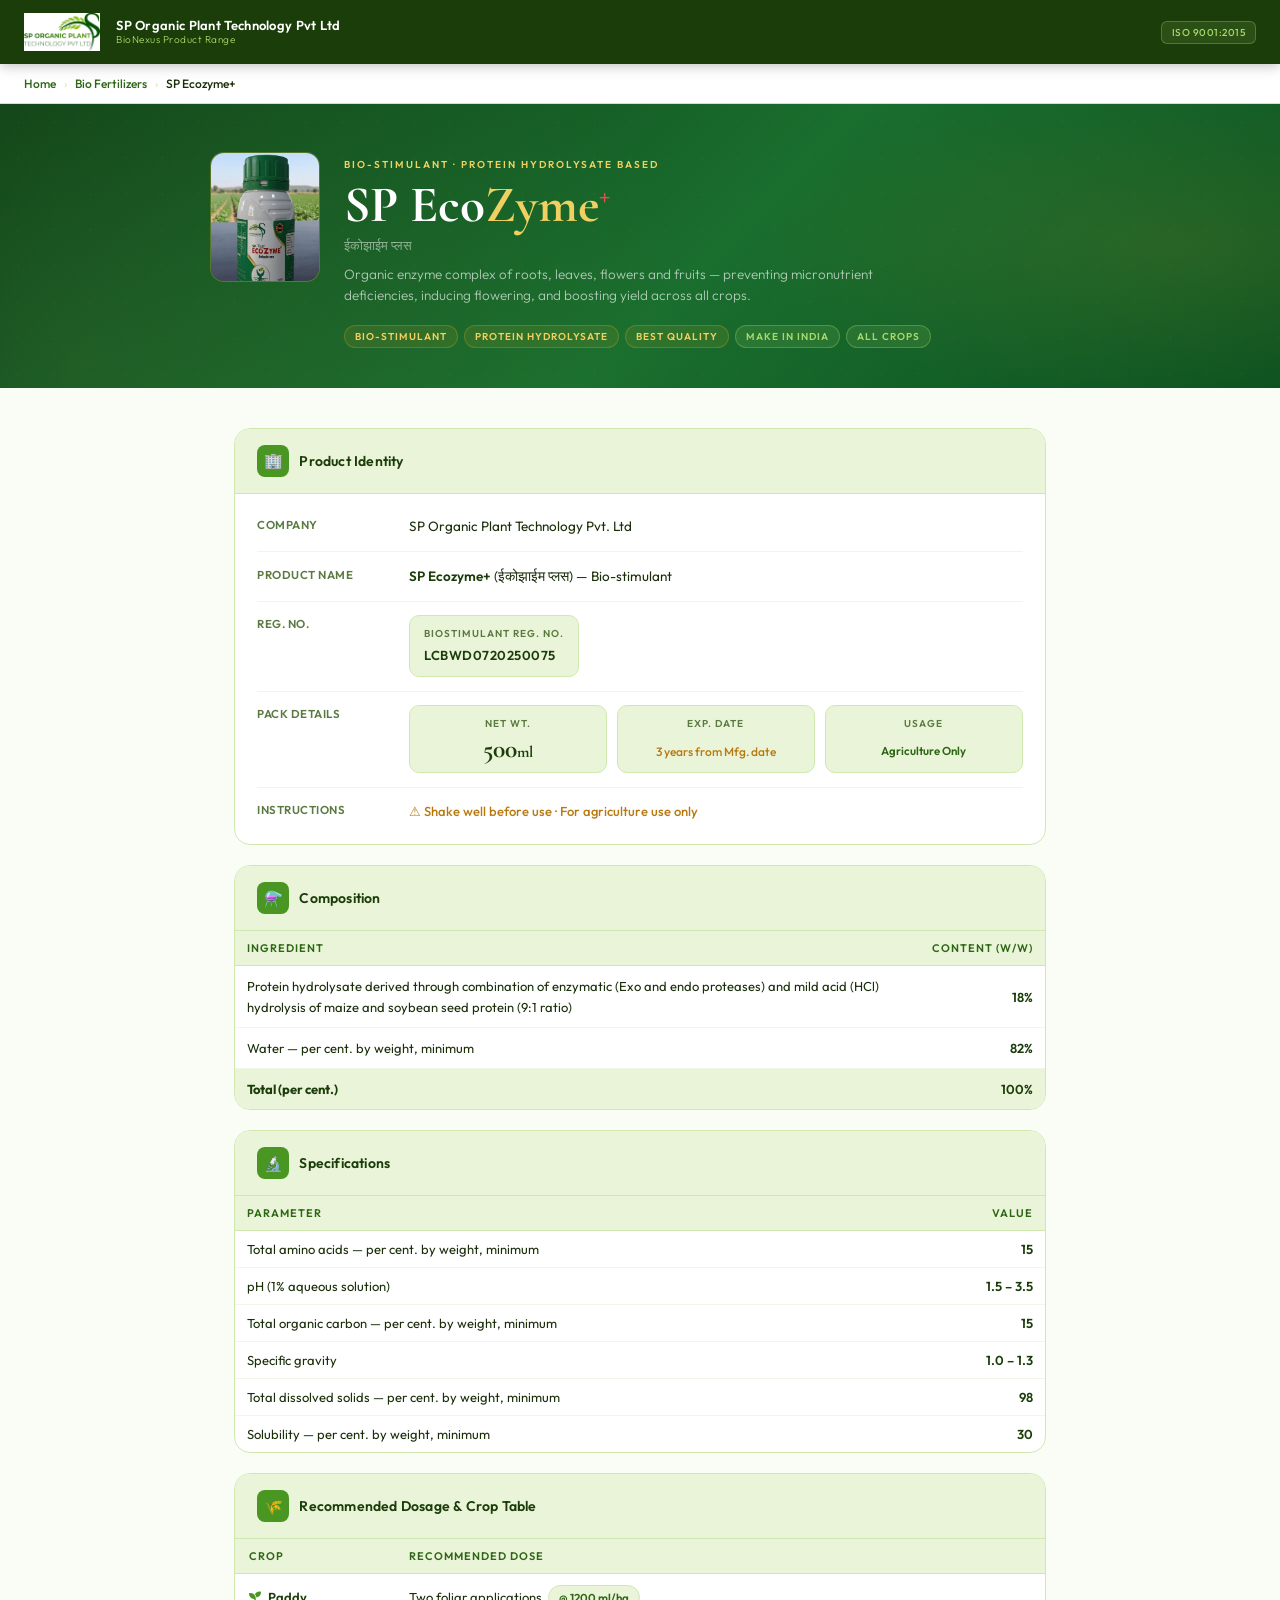
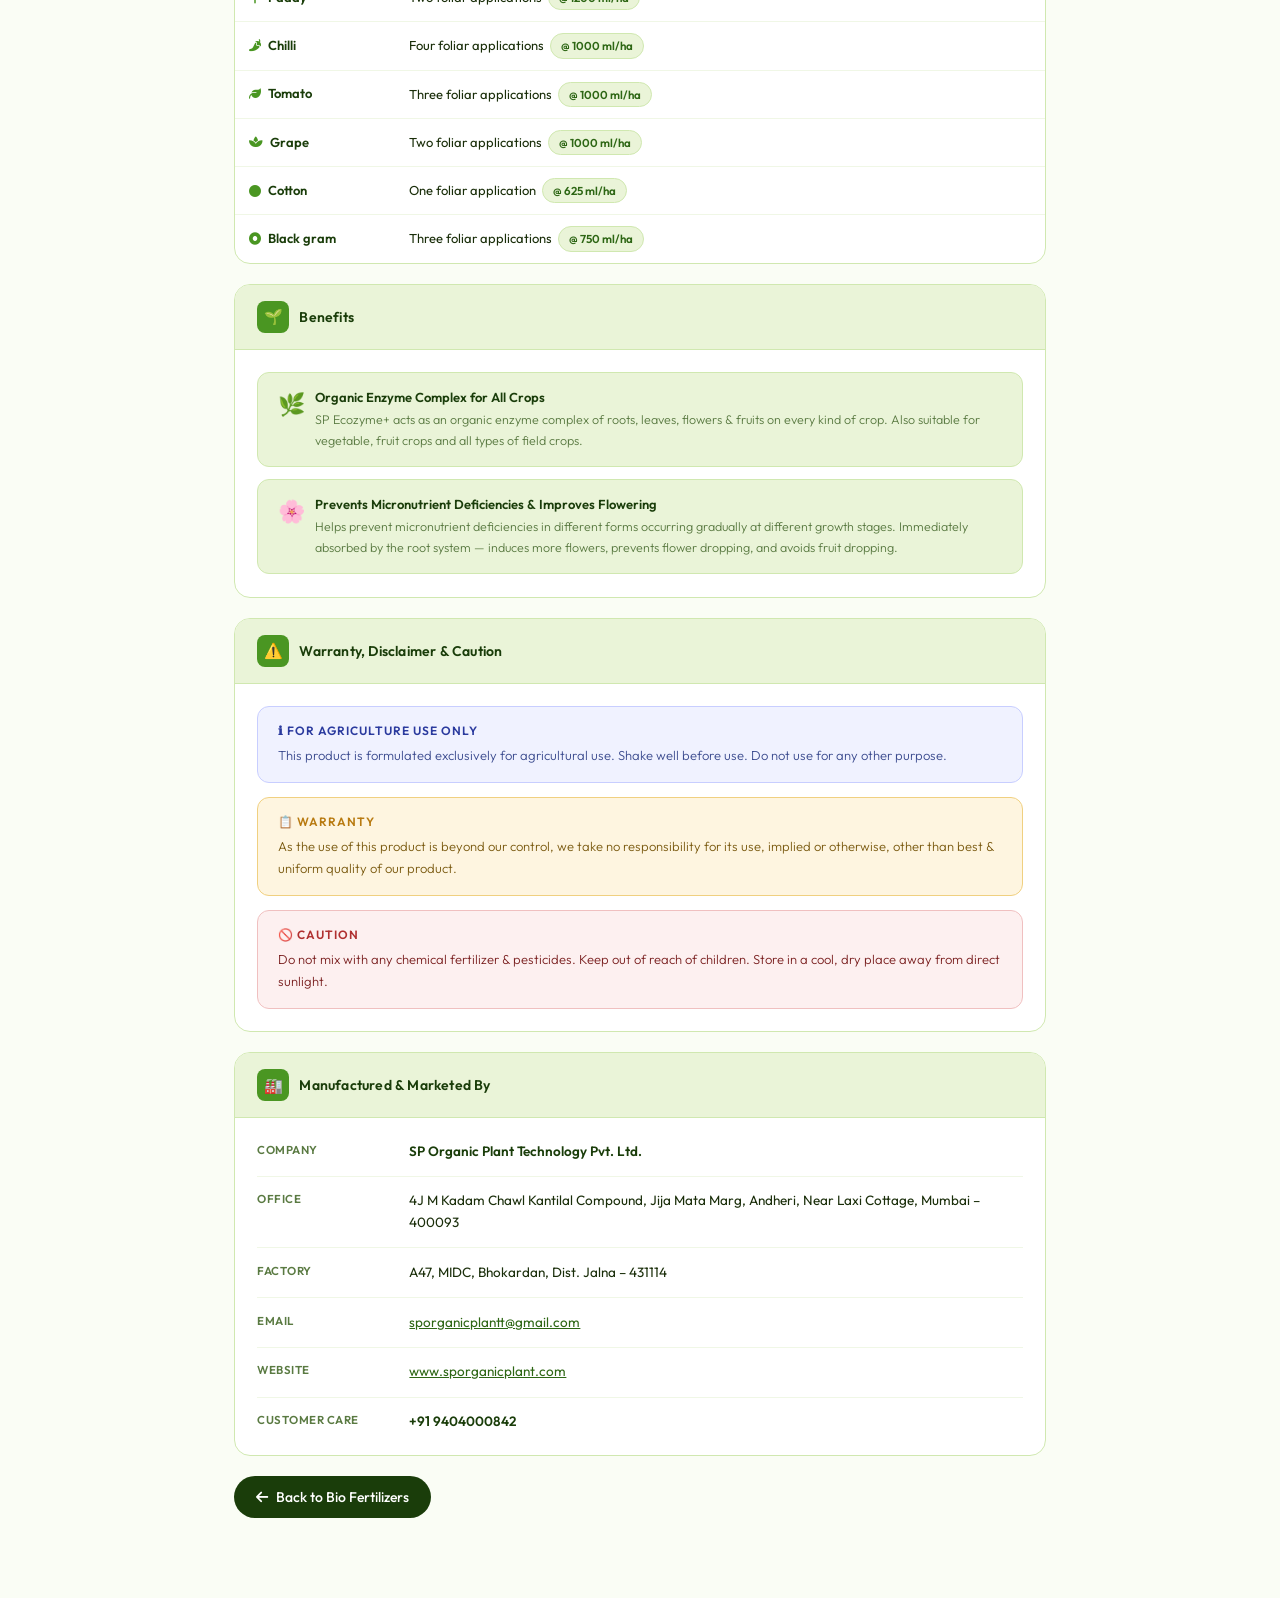
<file: ecozyme.html>
<!DOCTYPE html>
<html lang="en">
<head>
<meta charset="UTF-8">
<meta name="viewport" content="width=device-width, initial-scale=1.0">
<title>SP Ecozyme+ – Bio-stimulant | SP Organic Plant Technology</title>
<link href="https://fonts.googleapis.com/css2?family=Cormorant+Garamond:wght@400;600;700&family=Outfit:wght@300;400;500;600&display=swap" rel="stylesheet">
<link rel="stylesheet" href="https://cdnjs.cloudflare.com/ajax/libs/font-awesome/6.5.0/css/all.min.css">
<style>
*, *::before, *::after { box-sizing: border-box; margin: 0; padding: 0; }

:root {
  --green-dark: #1a3d0a;
  --green-mid: #2d6614;
  --green-bright: #4a9622;
  --green-light: #a8d96b;
  --green-pale: #eaf4d8;
  --teal: #0e6e56;
  --cream: #fafdf5;
  --white: #ffffff;
  --text: #1a2e0a;
  --text-muted: #5a7a42;
  --border: #d0e8b0;
  --amber: #b87a10;
  --amber-pale: #fef5e0;
  --amber-border: #f0d080;
  --red-pale: #fdf0f0;
  --red-border: #f0c0c0;
  --red: #b03030;
  --eco-green: #1a6e2e;
  --eco-gold: #c9a227;
}

body { font-family: 'Outfit', sans-serif; background: var(--cream); color: var(--text); min-height: 100vh; }

/* HEADER */
.header {
  background: var(--green-dark); padding: 0 1.5rem;
  display: flex; align-items: center; gap: 1rem; height: 64px;
  position: sticky; top: 0; z-index: 100;
  box-shadow: 0 2px 12px rgba(0,0,0,0.25);
}
.header img.logo { height: 38px; width: auto; object-fit: contain; }
.header-text { flex: 1; }
.header-title { font-size: 13px; font-weight: 600; color: #fff; letter-spacing: 0.3px; line-height: 1.2; }
.header-sub { font-size: 10px; color: var(--green-light); letter-spacing: 0.5px; font-weight: 300; }
.iso-badge-small {
  background: rgba(168,217,107,0.12); border: 1px solid rgba(168,217,107,0.3);
  color: var(--green-light); font-size: 10px; font-weight: 500;
  padding: 4px 10px; border-radius: 6px; letter-spacing: 0.5px; white-space: nowrap;
}

/* BREADCRUMB */
.breadcrumb {
  background: var(--white); border-bottom: 1px solid var(--border);
  padding: 0.75rem 1.5rem; display: flex; align-items: center; gap: 8px;
  font-size: 12px; color: var(--text-muted);
}
.breadcrumb a { color: var(--green-mid); text-decoration: none; font-weight: 500; }
.breadcrumb a:hover { text-decoration: underline; }
.breadcrumb-sep { color: var(--border); }
.breadcrumb-current { color: var(--text); font-weight: 500; }

/* HERO — rich emerald green matching Ecozyme label */
.product-hero {
  background: linear-gradient(135deg, #0a3d14 0%, #1a6e2e 55%, #0d5220 100%);
  padding: 3rem 1.5rem 2.5rem; position: relative; overflow: hidden;
}
.product-hero::before {
  content: ''; position: absolute; inset: 0;
  background-image:
    radial-gradient(ellipse 55% 90% at 92% 50%, rgba(201,162,39,0.12) 0%, transparent 60%),
    radial-gradient(circle at 6% 88%, rgba(168,217,107,0.1) 0%, transparent 50%);
}
.hero-dots {
  position: absolute; inset: 0; pointer-events: none;
  background-image: radial-gradient(circle, rgba(201,162,39,0.05) 1px, transparent 1px);
  background-size: 36px 36px;
}
.product-hero-inner {
  max-width: 860px; margin: 0 auto; position: relative;
  display: flex; align-items: flex-start; gap: 1.5rem; flex-wrap: wrap;
}
.hero-img-wrap {
  width: 110px; height: 130px; flex-shrink: 0;
  border-radius: 14px; overflow: hidden;
  border: 1px solid rgba(201,162,39,0.3);
  background: rgba(255,255,255,0.06);
}
.hero-img-wrap img { width: 100%; height: 100%; object-fit: cover; object-position: left center; }
.product-hero-text { flex: 1; min-width: 200px; }
.product-category { display: inline-block; font-size: 10px; font-weight: 600; letter-spacing: 2px; text-transform: uppercase; color: #f0d060; margin-bottom: 8px; }
.product-hero h1 {
  font-family: 'Cormorant Garamond', serif;
  font-size: clamp(2rem, 5vw, 3.2rem); font-weight: 700;
  color: #fff; line-height: 1.05; margin-bottom: 4px;
}
.product-hero h1 span { color: #f0d060; }
.product-hero h1 sup { font-size: 55%; color: #e05050; vertical-align: super; }
.product-hero-hindi { font-size: 13px; color: rgba(255,255,255,0.5); margin-bottom: 10px; font-weight: 300; }
.product-hero-sub { font-size: 13.5px; color: rgba(255,255,255,0.65); font-weight: 300; line-height: 1.6; max-width: 540px; margin-bottom: 1.1rem; }
.hero-tag-row { display: flex; flex-wrap: wrap; gap: 6px; }
.hero-tag {
  font-size: 10px; font-weight: 600; letter-spacing: 1px; text-transform: uppercase;
  padding: 4px 10px; border-radius: 999px;
  background: rgba(201,162,39,0.12); border: 1px solid rgba(201,162,39,0.3); color: #f0d060;
}
.hero-tag.green { background: rgba(168,217,107,0.12); border-color: rgba(168,217,107,0.3); color: var(--green-light); }

/* MAIN */
.main { max-width: 860px; margin: 0 auto; padding: 2.5rem 1.5rem 5rem; display: flex; flex-direction: column; gap: 1.25rem; }

/* DETAIL CARD */
.detail-card {
  background: var(--white); border: 1px solid var(--border); border-radius: 16px;
  overflow: hidden; animation: fadeUp 0.4s ease both;
}
.detail-card:nth-child(1) { animation-delay: 0.05s; }
.detail-card:nth-child(2) { animation-delay: 0.12s; }
.detail-card:nth-child(3) { animation-delay: 0.19s; }
.detail-card:nth-child(4) { animation-delay: 0.26s; }
.detail-card:nth-child(5) { animation-delay: 0.33s; }
.detail-card:nth-child(6) { animation-delay: 0.40s; }
.detail-card:nth-child(7) { animation-delay: 0.47s; }
.detail-card:nth-child(8) { animation-delay: 0.54s; }

.card-header {
  display: flex; align-items: center; gap: 10px;
  padding: 1rem 1.4rem; background: var(--green-pale); border-bottom: 1px solid var(--border);
}
.card-header-icon {
  width: 32px; height: 32px; border-radius: 8px; background: var(--green-bright);
  display: flex; align-items: center; justify-content: center; font-size: 15px; flex-shrink: 0;
}
.card-header h2 { font-size: 14px; font-weight: 600; color: var(--green-dark); letter-spacing: 0.2px; }
.card-body { padding: 1.4rem; }

/* INFO ROWS */
.info-row {
  display: flex; gap: 0.75rem; padding: 0.85rem 0;
  border-bottom: 1px solid #f0f7e6; align-items: flex-start;
}
.info-row:last-child { border-bottom: none; padding-bottom: 0; }
.info-row:first-child { padding-top: 0; }
.info-label { font-size: 11.5px; font-weight: 600; color: var(--text-muted); letter-spacing: 0.5px; text-transform: uppercase; min-width: 140px; flex-shrink: 0; padding-top: 1px; }
.info-value { font-size: 13.5px; color: var(--text); font-weight: 400; line-height: 1.6; flex: 1; }
.info-value strong { font-weight: 600; color: var(--green-dark); }

/* BADGES */
.reg-badge {
  display: inline-flex; flex-direction: column;
  background: var(--green-pale); border: 1px solid var(--border); border-radius: 10px; padding: 10px 14px;
}
.reg-badge-label { font-size: 10px; font-weight: 600; color: var(--text-muted); letter-spacing: 1px; text-transform: uppercase; margin-bottom: 3px; }
.reg-badge-val { font-size: 13px; font-weight: 600; color: var(--green-dark); letter-spacing: 0.5px; }

.weight-row { display: flex; flex-wrap: wrap; gap: 10px; }
.weight-badge {
  flex: 1; min-width: 110px; background: var(--green-pale);
  border: 1px solid var(--border); border-radius: 10px; padding: 10px 14px; text-align: center;
}
.weight-badge-label { font-size: 10px; font-weight: 600; color: var(--text-muted); letter-spacing: 1px; text-transform: uppercase; margin-bottom: 4px; }
.weight-badge-val { font-family: 'Cormorant Garamond', serif; font-size: 1.6rem; font-weight: 700; color: var(--green-dark); line-height: 1; }

/* TABLES */
.data-table { width: 100%; border-collapse: collapse; font-size: 13px; }
.data-table thead tr { background: var(--green-pale); }
.data-table th { padding: 10px 12px; text-align: left; font-size: 11px; font-weight: 600; color: var(--green-mid); letter-spacing: 1px; text-transform: uppercase; border-bottom: 1px solid var(--border); }
.data-table td { padding: 10px 12px; border-bottom: 1px solid #f0f7e6; color: var(--text); vertical-align: middle; line-height: 1.55; }
.data-table tbody tr:last-child td { border-bottom: none; font-weight: 600; color: var(--green-dark); background: var(--green-pale); }
.data-table tbody tr:hover:not(:last-child) td { background: #f5fbec; }

.spec-table { width: 100%; border-collapse: collapse; font-size: 13px; }
.spec-table thead tr { background: var(--green-pale); }
.spec-table th { padding: 10px 12px; text-align: left; font-size: 11px; font-weight: 600; color: var(--green-mid); letter-spacing: 1px; text-transform: uppercase; border-bottom: 1px solid var(--border); }
.spec-table td { padding: 10px 12px; border-bottom: 1px solid #f0f7e6; vertical-align: middle; }
.spec-table td:last-child { font-weight: 600; color: var(--green-dark); text-align: right; }
.spec-table tbody tr:last-child td { border-bottom: none; }
.spec-table tbody tr:hover td { background: #f5fbec; }

/* CROP DOSE TABLE */
.crop-table { width: 100%; border-collapse: collapse; font-size: 13px; }
.crop-table thead tr { background: var(--green-pale); }
.crop-table th { padding: 10px 14px; text-align: left; font-size: 11px; font-weight: 600; color: var(--green-mid); letter-spacing: 1px; text-transform: uppercase; border-bottom: 1px solid var(--border); }
.crop-table td { padding: 11px 14px; border-bottom: 1px solid #f0f7e6; vertical-align: middle; line-height: 1.5; color: var(--text); }
.crop-table tbody tr:last-child td { border-bottom: none; }
.crop-table tbody tr:hover td { background: #f5fbec; }
.crop-name-cell { font-weight: 600; color: var(--green-dark); display: flex; align-items: center; gap: 7px; }
.crop-name-cell i { color: var(--green-bright); font-size: 12px; }
.dose-tag { display: inline-block; background: var(--green-pale); border: 1px solid var(--border); color: var(--green-mid); font-size: 11.5px; font-weight: 600; padding: 3px 10px; border-radius: 999px; white-space: nowrap; }

/* BENEFITS */
.benefit-item {
  display: flex; align-items: flex-start; gap: 10px;
  padding: 1rem 1.2rem; border-radius: 12px;
  background: var(--green-pale); border: 1px solid var(--border); margin-bottom: 0.75rem;
}
.benefit-item:last-child { margin-bottom: 0; }
.benefit-icon { font-size: 22px; flex-shrink: 0; margin-top: 1px; }
.benefit-text h4 { font-size: 13px; font-weight: 600; color: var(--green-dark); margin-bottom: 4px; }
.benefit-text p { font-size: 12.5px; color: var(--text-muted); line-height: 1.65; font-weight: 300; }

/* DOSE HIGHLIGHT */
.dose-highlight {
  background: linear-gradient(135deg, var(--green-pale), #ddf0c0);
  border: 1px solid var(--border); border-radius: 12px;
  padding: 1.2rem 1.4rem; display: flex; align-items: center; gap: 1.25rem; flex-wrap: wrap; margin-bottom: 1rem;
}
.dose-num { font-family: 'Cormorant Garamond', serif; font-size: 2.2rem; font-weight: 700; color: var(--green-dark); line-height: 1; }
.dose-unit { font-size: 12px; color: var(--text-muted); font-weight: 300; }
.dose-divider { width: 1px; height: 48px; background: var(--border); flex-shrink: 0; }
.dose-detail { font-size: 13px; color: var(--text-muted); line-height: 1.65; font-weight: 300; flex: 1; }
.dose-detail strong { color: var(--green-dark); font-weight: 600; }

/* NOTICES */
.notice { border-radius: 12px; padding: 1rem 1.25rem; }
.notice + .notice { margin-top: 0.85rem; }
.notice-title { font-size: 12px; font-weight: 600; letter-spacing: 1px; text-transform: uppercase; margin-bottom: 6px; }
.notice-body { font-size: 13px; font-weight: 300; line-height: 1.7; }
.notice.amber { background: var(--amber-pale); border: 1px solid var(--amber-border); }
.notice.amber .notice-title { color: var(--amber); }
.notice.amber .notice-body { color: #7a5a10; }
.notice.red { background: var(--red-pale); border: 1px solid var(--red-border); }
.notice.red .notice-title { color: var(--red); }
.notice.red .notice-body { color: #7a2020; }
.notice.blue { background: #f0f2ff; border: 1px solid #c8ceff; }
.notice.blue .notice-title { color: #2a3a9e; }
.notice.blue .notice-body { color: #3a4a8e; }

/* BACK BTN */
.back-btn {
  display: inline-flex; align-items: center; gap: 8px;
  background: var(--green-dark); color: #fff;
  font-size: 14px; font-weight: 500;
  padding: 12px 22px; border-radius: 999px; text-decoration: none;
  transition: background 0.2s, transform 0.2s; align-self: flex-start;
}
.back-btn:hover { background: var(--green-mid); transform: translateX(-2px); }

@keyframes fadeUp {
  from { opacity: 0; transform: translateY(14px); }
  to { opacity: 1; transform: translateY(0); }
}

/* MOBILE */
@media (max-width: 600px) {
  .header { height: auto; padding: 0.75rem 1rem; }
  .iso-badge-small { display: none; }
  .product-hero { padding: 2rem 1rem 1.75rem; }
  .hero-img-wrap { width: 80px; height: 95px; }
  .info-row { flex-direction: column; gap: 3px; }
  .info-label { min-width: unset; }
  .dose-divider { display: none; }
  .dose-highlight { flex-direction: column; align-items: flex-start; gap: 0.5rem; }
  .main { padding: 1.5rem 1rem 4rem; }
}
</style>
</head>
<body>

<!-- HEADER -->
<header class="header">
  <img src="logo.png" class="logo" alt="SP Organic Plant Technology Logo" />
  <div class="header-text">
    <div class="header-title">SP Organic Plant Technology Pvt Ltd</div>
    <div class="header-sub">BioNexus Product Range</div>
  </div>
  <div class="iso-badge-small">ISO 9001:2015</div>
</header>

<!-- BREADCRUMB -->
<div class="breadcrumb">
  <a href="index.html">Home</a>
  <span class="breadcrumb-sep">›</span>
  <a href="humi_gold.html">Bio Fertilizers</a>
  <span class="breadcrumb-sep">›</span>
  <span class="breadcrumb-current">SP Ecozyme+</span>
</div>

<!-- HERO -->
<div class="product-hero">
  <div class="hero-dots"></div>
  <div class="product-hero-inner">
    <div class="hero-img-wrap">
      <img src="ecozyme.jpeg" alt="SP Ecozyme+ Bio-stimulant label" />
    </div>
    <div class="product-hero-text">
      <div class="product-category">Bio-stimulant · Protein Hydrolysate Based</div>
      <h1>SP Eco<span>Zyme</span><sup>+</sup></h1>
      <div class="product-hero-hindi">ईकोझाईम प्लस</div>
      <p class="product-hero-sub">Organic enzyme complex of roots, leaves, flowers and fruits — preventing micronutrient deficiencies, inducing flowering, and boosting yield across all crops.</p>
      <div class="hero-tag-row">
        <span class="hero-tag">Bio-stimulant</span>
        <span class="hero-tag">Protein Hydrolysate</span>
        <span class="hero-tag">Best Quality</span>
        <span class="hero-tag green">Make in India</span>
        <span class="hero-tag green">All Crops</span>
      </div>
    </div>
  </div>
</div>

<main class="main">

  <!-- PRODUCT IDENTITY -->
  <div class="detail-card">
    <div class="card-header">
      <div class="card-header-icon">🏢</div>
      <h2>Product Identity</h2>
    </div>
    <div class="card-body">
      <div class="info-row">
        <span class="info-label">Company</span>
        <span class="info-value">SP Organic Plant Technology Pvt. Ltd</span>
      </div>
      <div class="info-row">
        <span class="info-label">Product Name</span>
        <span class="info-value"><strong>SP Ecozyme+</strong> (ईकोझाईम प्लस) — Bio-stimulant</span>
      </div>
      <div class="info-row">
        <span class="info-label">Reg. No.</span>
        <span class="info-value">
          <div class="reg-badge">
            <span class="reg-badge-label">Biostimulant Reg. No.</span>
            <span class="reg-badge-val">LCBWD0720250075</span>
          </div>
        </span>
      </div>
      <div class="info-row">
        <span class="info-label">Pack Details</span>
        <span class="info-value">
          <div class="weight-row">
            <div class="weight-badge">
              <div class="weight-badge-label">Net Wt.</div>
              <div class="weight-badge-val">500<span style="font-size:1rem;">ml</span></div>
            </div>
            <div class="weight-badge">
              <div class="weight-badge-label">Exp. Date</div>
              <div style="font-size:12px; color:var(--amber); font-weight:500; padding-top:6px;">3 years from Mfg. date</div>
            </div>
            <div class="weight-badge">
              <div class="weight-badge-label">Usage</div>
              <div style="font-size:11.5px; color:var(--green-mid); font-weight:600; padding-top:6px;">Agriculture Only</div>
            </div>
          </div>
        </span>
      </div>
      <div class="info-row" style="border:none; padding-bottom:0;">
        <span class="info-label">Instructions</span>
        <span class="info-value" style="font-size:13px; color:var(--amber); font-weight:500;">⚠ Shake well before use · For agriculture use only</span>
      </div>
    </div>
  </div>

  <!-- COMPOSITION -->
  <div class="detail-card">
    <div class="card-header">
      <div class="card-header-icon">⚗️</div>
      <h2>Composition</h2>
    </div>
    <div class="card-body" style="padding:0;">
      <table class="data-table">
        <thead>
          <tr>
            <th>Ingredient</th>
            <th style="text-align:right; width:130px;">Content (w/w)</th>
          </tr>
        </thead>
        <tbody>
          <tr>
            <td>Protein hydrolysate derived through combination of enzymatic (Exo and endo proteases) and mild acid (HCl) hydrolysis of maize and soybean seed protein (9:1 ratio)</td>
            <td style="text-align:right; font-weight:600; color:var(--green-dark); vertical-align:middle;">18%</td>
          </tr>
          <tr>
            <td>Water — per cent. by weight, minimum</td>
            <td style="text-align:right; font-weight:600; color:var(--green-dark);">82%</td>
          </tr>
          <tr>
            <td><strong>Total (per cent.)</strong></td>
            <td style="text-align:right;">100%</td>
          </tr>
        </tbody>
      </table>
    </div>
  </div>

  <!-- SPECIFICATIONS -->
  <div class="detail-card">
    <div class="card-header">
      <div class="card-header-icon">🔬</div>
      <h2>Specifications</h2>
    </div>
    <div class="card-body" style="padding:0;">
      <table class="spec-table">
        <thead>
          <tr>
            <th>Parameter</th>
            <th style="text-align:right; width:130px;">Value</th>
          </tr>
        </thead>
        <tbody>
          <tr>
            <td>Total amino acids — per cent. by weight, minimum</td>
            <td>15</td>
          </tr>
          <tr>
            <td>pH (1% aqueous solution)</td>
            <td>1.5 – 3.5</td>
          </tr>
          <tr>
            <td>Total organic carbon — per cent. by weight, minimum</td>
            <td>15</td>
          </tr>
          <tr>
            <td>Specific gravity</td>
            <td>1.0 – 1.3</td>
          </tr>
          <tr>
            <td>Total dissolved solids — per cent. by weight, minimum</td>
            <td>98</td>
          </tr>
          <tr>
            <td>Solubility — per cent. by weight, minimum</td>
            <td>30</td>
          </tr>
        </tbody>
      </table>
    </div>
  </div>

  <!-- CROP DOSE TABLE -->
  <div class="detail-card">
    <div class="card-header">
      <div class="card-header-icon">🌾</div>
      <h2>Recommended Dosage &amp; Crop Table</h2>
    </div>
    <div class="card-body" style="padding:0;">
      <table class="crop-table">
        <thead>
          <tr>
            <th style="width:160px;">Crop</th>
            <th>Recommended Dose</th>
          </tr>
        </thead>
        <tbody>
          <tr>
            <td><div class="crop-name-cell"><i class="fa-solid fa-seedling"></i> Paddy</div></td>
            <td>Two foliar applications &nbsp;<span class="dose-tag">@ 1200 ml/ha</span></td>
          </tr>
          <tr>
            <td><div class="crop-name-cell"><i class="fa-solid fa-pepper-hot"></i> Chilli</div></td>
            <td>Four foliar applications &nbsp;<span class="dose-tag">@ 1000 ml/ha</span></td>
          </tr>
          <tr>
            <td><div class="crop-name-cell"><i class="fa-solid fa-leaf"></i> Tomato</div></td>
            <td>Three foliar applications &nbsp;<span class="dose-tag">@ 1000 ml/ha</span></td>
          </tr>
          <tr>
            <td><div class="crop-name-cell"><i class="fa-solid fa-spa"></i> Grape</div></td>
            <td>Two foliar applications &nbsp;<span class="dose-tag">@ 1000 ml/ha</span></td>
          </tr>
          <tr>
            <td><div class="crop-name-cell"><i class="fa-solid fa-circle"></i> Cotton</div></td>
            <td>One foliar application &nbsp;<span class="dose-tag">@ 625 ml/ha</span></td>
          </tr>
          <tr>
            <td><div class="crop-name-cell"><i class="fa-solid fa-circle-dot"></i> Black gram</div></td>
            <td>Three foliar applications &nbsp;<span class="dose-tag">@ 750 ml/ha</span></td>
          </tr>
        </tbody>
      </table>
    </div>
  </div>

  <!-- BENEFITS -->
  <div class="detail-card">
    <div class="card-header">
      <div class="card-header-icon">🌱</div>
      <h2>Benefits</h2>
    </div>
    <div class="card-body">
      <div class="benefit-item">
        <div class="benefit-icon">🌿</div>
        <div class="benefit-text">
          <h4>Organic Enzyme Complex for All Crops</h4>
          <p>SP Ecozyme+ acts as an organic enzyme complex of roots, leaves, flowers &amp; fruits on every kind of crop. Also suitable for vegetable, fruit crops and all types of field crops.</p>
        </div>
      </div>
      <div class="benefit-item">
        <div class="benefit-icon">🌸</div>
        <div class="benefit-text">
          <h4>Prevents Micronutrient Deficiencies &amp; Improves Flowering</h4>
          <p>Helps prevent micronutrient deficiencies in different forms occurring gradually at different growth stages. Immediately absorbed by the root system — induces more flowers, prevents flower dropping, and avoids fruit dropping.</p>
        </div>
      </div>
    </div>
  </div>

  <!-- DISCLAIMER & WARRANTY -->
  <div class="detail-card">
    <div class="card-header">
      <div class="card-header-icon">⚠️</div>
      <h2>Warranty, Disclaimer &amp; Caution</h2>
    </div>
    <div class="card-body">
      <div class="notice blue">
        <div class="notice-title">ℹ For Agriculture Use Only</div>
        <div class="notice-body">This product is formulated exclusively for agricultural use. Shake well before use. Do not use for any other purpose.</div>
      </div>
      <div class="notice amber">
        <div class="notice-title">📋 Warranty</div>
        <div class="notice-body">As the use of this product is beyond our control, we take no responsibility for its use, implied or otherwise, other than best &amp; uniform quality of our product.</div>
      </div>
      <div class="notice red">
        <div class="notice-title">🚫 Caution</div>
        <div class="notice-body">Do not mix with any chemical fertilizer &amp; pesticides. Keep out of reach of children. Store in a cool, dry place away from direct sunlight.</div>
      </div>
    </div>
  </div>

  <!-- MANUFACTURER -->
  <div class="detail-card">
    <div class="card-header">
      <div class="card-header-icon">🏭</div>
      <h2>Manufactured &amp; Marketed By</h2>
    </div>
    <div class="card-body">
      <div class="info-row" style="padding-top:0;">
        <span class="info-label">Company</span>
        <span class="info-value"><strong>SP Organic Plant Technology Pvt. Ltd.</strong></span>
      </div>
      <div class="info-row">
        <span class="info-label">Office</span>
        <span class="info-value">4J M Kadam Chawl Kantilal Compound, Jija Mata Marg, Andheri, Near Laxi Cottage, Mumbai – 400093</span>
      </div>
      <div class="info-row">
        <span class="info-label">Factory</span>
        <span class="info-value">A47, MIDC, Bhokardan, Dist. Jalna – 431114</span>
      </div>
      <div class="info-row">
        <span class="info-label">Email</span>
        <span class="info-value"><a href="mailto:sporganicplantt@gmail.com" style="color:var(--green-mid);">sporganicplantt@gmail.com</a></span>
      </div>
      <div class="info-row">
        <span class="info-label">Website</span>
        <span class="info-value"><a href="http://www.sporganicplant.com" target="_blank" style="color:var(--green-mid);">www.sporganicplant.com</a></span>
      </div>
      <div class="info-row" style="padding-bottom:0; border:none;">
        <span class="info-label">Customer Care</span>
        <span class="info-value"><strong>+91 9404000842</strong></span>
      </div>
    </div>
  </div>

  <!-- BACK -->
  <a href="humi_gold.html" class="back-btn">
    <i class="fa-solid fa-arrow-left"></i>
    Back to Bio Fertilizers
  </a>

</main>
</body>
</html>
</file>
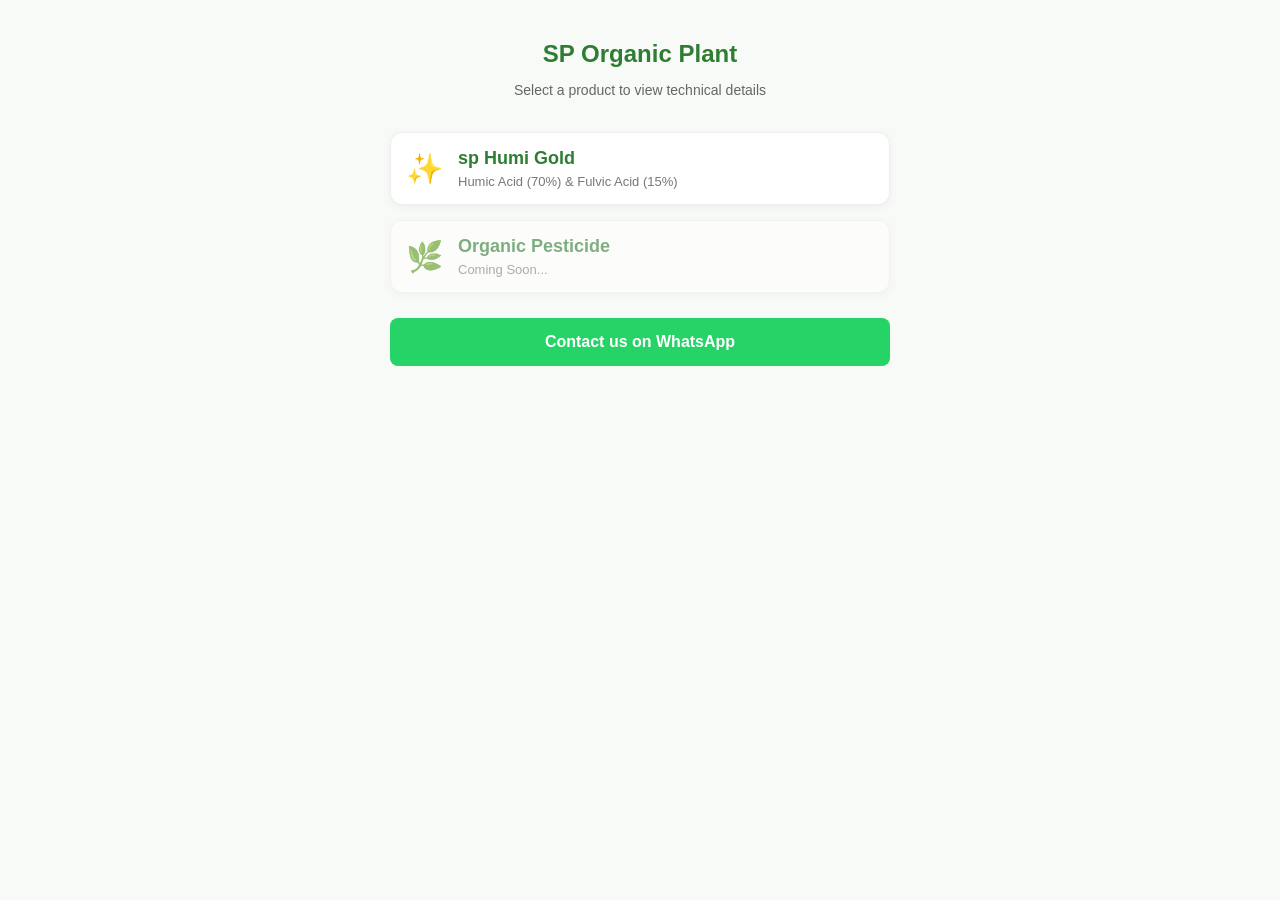
<file: humi-gold.html>
<!DOCTYPE html>
<html lang="en">
<head>
    <meta charset="UTF-8">
    <meta name="viewport" content="width=device-width, initial-scale=1.0">
    <title>SP Organic Plant | Product Catalog</title>
    <style>
        :root { --primary-green: #2e7d32; --light-bg: #f8faf7; }
        body { font-family: 'Segoe UI', Roboto, sans-serif; background-color: var(--light-bg); margin: 0; padding: 20px; color: #333; }
        .container { max-width: 500px; margin: auto; }
        .header { text-align: center; padding: 20px 0; }
        .header h1 { color: var(--primary-green); margin: 0; font-size: 24px; }
        .header p { color: #666; font-size: 14px; }
        
        .product-card { 
            background: white; border-radius: 12px; padding: 15px; margin-bottom: 15px;
            box-shadow: 0 2px 8px rgba(0,0,0,0.05); display: flex; align-items: center;
            text-decoration: none; color: inherit; border: 1px solid #eee; transition: 0.2s;
        }
        .product-card:hover { transform: translateY(-2px); border-color: var(--primary-green); }
        .icon { font-size: 30px; margin-right: 15px; }
        .details h3 { margin: 0; color: var(--primary-green); font-size: 18px; }
        .details p { margin: 5px 0 0; font-size: 13px; color: #777; }
        
        .contact-btn { 
            display: block; text-align: center; background: #25D366; color: white; 
            padding: 15px; border-radius: 8px; text-decoration: none; font-weight: bold; margin-top: 25px;
        }
    </style>
</head>
<body>

<div class="container">
    <div class="header">
        <h1>SP Organic Plant</h1>
        <p>Select a product to view technical details</p>
    </div>

    <a href="/humi-gold" class="product-card">
        <div class="icon">✨</div>
        <div class="details">
            <h3>sp Humi Gold</h3>
            <p>Humic Acid (70%) & Fulvic Acid (15%)</p>
        </div>
    </a>

    <a href="#" class="product-card" style="opacity: 0.6;">
        <div class="icon">🌿</div>
        <div class="details">
            <h3>Organic Pesticide</h3>
            <p>Coming Soon...</p>
        </div>
    </a>

    <a href="https://wa.me/9096747845" class="contact-btn">
        Contact us on WhatsApp
    </a>
</div>

</body>
</html>
</file>
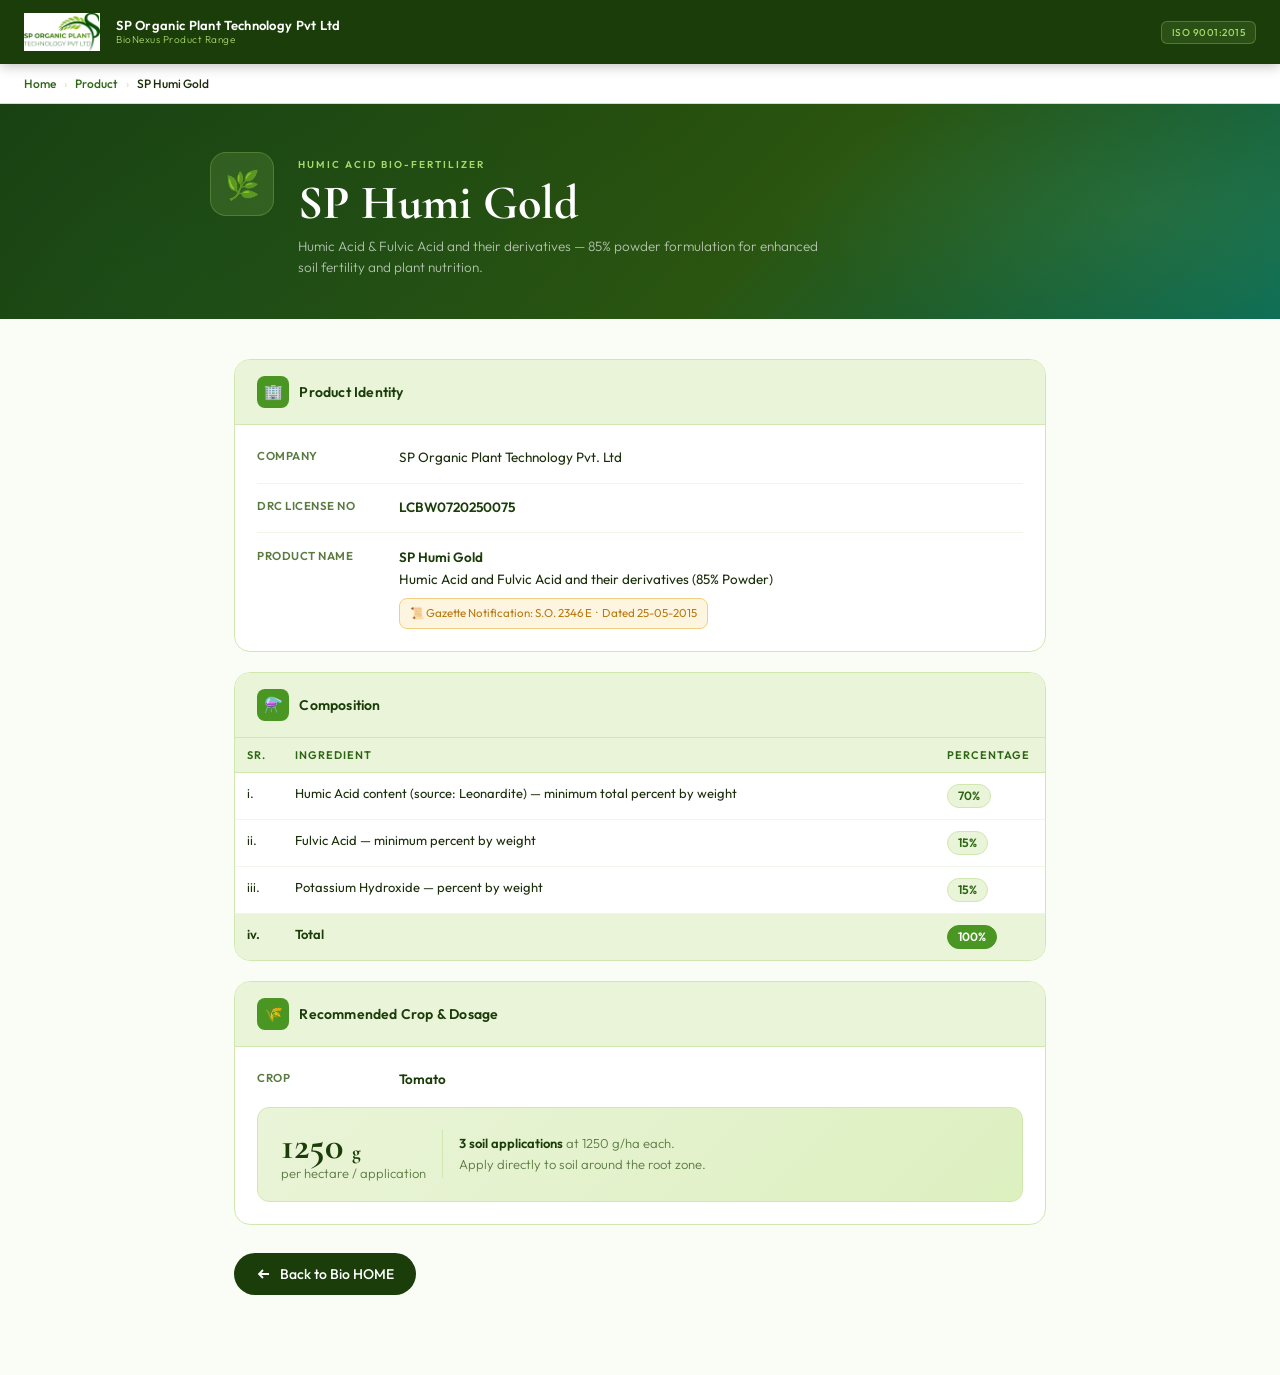
<file: humi_gold.html>
<!DOCTYPE html>
<html lang="en">
<head>
<meta charset="UTF-8">
<meta name="viewport" content="width=device-width, initial-scale=1.0">
<title>SP Humi Gold – Product Details</title>
<link href="https://fonts.googleapis.com/css2?family=Cormorant+Garamond:wght@400;600;700&family=Outfit:wght@300;400;500;600&display=swap" rel="stylesheet">
<style>
*, *::before, *::after { box-sizing: border-box; margin: 0; padding: 0; }

:root {
  --green-dark: #1a3d0a;
  --green-mid: #2d6614;
  --green-bright: #4a9622;
  --green-light: #a8d96b;
  --green-pale: #eaf4d8;
  --teal: #0e6e56;
  --teal-light: #e0f5ee;
  --cream: #fafdf5;
  --white: #ffffff;
  --text: #1a2e0a;
  --text-muted: #5a7a42;
  --border: #d0e8b0;
  --amber: #b87a10;
  --amber-pale: #fef5e0;
  --amber-border: #f0d080;
}

body {
  font-family: 'Outfit', sans-serif;
  background: var(--cream);
  color: var(--text);
  min-height: 100vh;
}

/* ── HEADER ── */
.header {
  background: var(--green-dark);
  padding: 0 1.5rem;
  display: flex;
  align-items: center;
  gap: 1rem;
  height: 64px;
  position: sticky;
  top: 0;
  z-index: 100;
  box-shadow: 0 2px 12px rgba(0,0,0,0.25);
}
.header img.logo {
  height: 38px;
  width: auto;
  object-fit: contain;
}
.header-text { flex: 1; }
.header-title {
  font-size: 13px;
  font-weight: 600;
  color: #fff;
  letter-spacing: 0.3px;
  line-height: 1.2;
}
.header-sub { font-size: 10px; color: var(--green-light); letter-spacing: 0.5px; font-weight: 300; }
.iso-badge-small {
  background: rgba(168,217,107,0.12);
  border: 1px solid rgba(168,217,107,0.3);
  color: var(--green-light);
  font-size: 10px;
  font-weight: 500;
  padding: 4px 10px;
  border-radius: 6px;
  letter-spacing: 0.5px;
  white-space: nowrap;
}

/* ── BREADCRUMB ── */
.breadcrumb {
  background: var(--white);
  border-bottom: 1px solid var(--border);
  padding: 0.75rem 1.5rem;
  display: flex;
  align-items: center;
  gap: 8px;
  font-size: 12px;
  color: var(--text-muted);
}
.breadcrumb a {
  color: var(--green-mid);
  text-decoration: none;
  font-weight: 500;
}
.breadcrumb a:hover { text-decoration: underline; }
.breadcrumb-sep { color: var(--border); }
.breadcrumb-current { color: var(--text); font-weight: 500; }

/* ── HERO BAND ── */
.product-hero {
  background: linear-gradient(135deg, var(--green-dark) 0%, #2a5510 60%, var(--teal) 100%);
  padding: 3rem 1.5rem 2.5rem;
  position: relative;
  overflow: hidden;
}
.product-hero::before {
  content: '';
  position: absolute;
  inset: 0;
  background-image:
    radial-gradient(ellipse 50% 100% at 90% 50%, rgba(168,217,107,0.08) 0%, transparent 60%),
    radial-gradient(circle at 10% 80%, rgba(14,110,86,0.15) 0%, transparent 50%);
}
.product-hero-inner {
  max-width: 860px;
  margin: 0 auto;
  position: relative;
  display: flex;
  align-items: flex-start;
  gap: 1.5rem;
  flex-wrap: wrap;
}
.product-hero-icon {
  width: 64px;
  height: 64px;
  border-radius: 16px;
  background: rgba(168,217,107,0.15);
  border: 1px solid rgba(168,217,107,0.25);
  display: flex;
  align-items: center;
  justify-content: center;
  font-size: 28px;
  flex-shrink: 0;
}
.product-hero-text {}
.product-category {
  display: inline-block;
  font-size: 10px;
  font-weight: 600;
  letter-spacing: 2px;
  text-transform: uppercase;
  color: var(--green-light);
  margin-bottom: 6px;
}
.product-hero h1 {
  font-family: 'Cormorant Garamond', serif;
  font-size: clamp(2rem, 5vw, 3rem);
  font-weight: 700;
  color: #fff;
  line-height: 1.1;
  margin-bottom: 6px;
}
.product-hero-sub {
  font-size: 13.5px;
  color: rgba(255,255,255,0.65);
  font-weight: 300;
  line-height: 1.6;
  max-width: 540px;
}

/* ── MAIN LAYOUT ── */
.main {
  max-width: 860px;
  margin: 0 auto;
  padding: 2.5rem 1.5rem 5rem;
  display: flex;
  flex-direction: column;
  gap: 1.25rem;
}

/* ── DETAIL CARD ── */
.detail-card {
  background: var(--white);
  border: 1px solid var(--border);
  border-radius: 16px;
  overflow: hidden;
  animation: fadeUp 0.4s ease both;
}
.detail-card:nth-child(1) { animation-delay: 0.05s; }
.detail-card:nth-child(2) { animation-delay: 0.12s; }
.detail-card:nth-child(3) { animation-delay: 0.19s; }
.detail-card:nth-child(4) { animation-delay: 0.26s; }
.detail-card:nth-child(5) { animation-delay: 0.33s; }

.card-header {
  display: flex;
  align-items: center;
  gap: 10px;
  padding: 1rem 1.4rem;
  background: var(--green-pale);
  border-bottom: 1px solid var(--border);
}
.card-header-icon {
  width: 32px;
  height: 32px;
  border-radius: 8px;
  background: var(--green-bright);
  display: flex;
  align-items: center;
  justify-content: center;
  font-size: 15px;
  flex-shrink: 0;
}
.card-header h2 {
  font-size: 14px;
  font-weight: 600;
  color: var(--green-dark);
  letter-spacing: 0.2px;
}

.card-body { padding: 1.4rem; }

/* ── INFO ROWS ── */
.info-row {
  display: flex;
  gap: 0.75rem;
  padding: 0.85rem 0;
  border-bottom: 1px solid #f0f7e6;
  align-items: flex-start;
}
.info-row:last-child { border-bottom: none; padding-bottom: 0; }
.info-row:first-child { padding-top: 0; }
.info-label {
  font-size: 11.5px;
  font-weight: 600;
  color: var(--text-muted);
  letter-spacing: 0.5px;
  text-transform: uppercase;
  min-width: 130px;
  flex-shrink: 0;
  padding-top: 1px;
}
.info-value {
  font-size: 13.5px;
  color: var(--text);
  font-weight: 400;
  line-height: 1.6;
  flex: 1;
}
.info-value strong { font-weight: 600; color: var(--green-dark); }

/* gazette note */
.gazette-note {
  margin-top: 8px;
  display: inline-flex;
  align-items: center;
  gap: 6px;
  background: var(--amber-pale);
  border: 1px solid var(--amber-border);
  border-radius: 8px;
  padding: 5px 10px;
  font-size: 11.5px;
  color: var(--amber);
  font-weight: 400;
}

/* ── COMPOSITION TABLE ── */
.comp-table {
  width: 100%;
  border-collapse: collapse;
  font-size: 13px;
}
.comp-table thead tr {
  background: var(--green-pale);
}
.comp-table th {
  padding: 10px 12px;
  text-align: left;
  font-size: 11px;
  font-weight: 600;
  color: var(--green-mid);
  letter-spacing: 1px;
  text-transform: uppercase;
  border-bottom: 1px solid var(--border);
}
.comp-table td {
  padding: 11px 12px;
  border-bottom: 1px solid #f0f7e6;
  color: var(--text);
  vertical-align: top;
  line-height: 1.5;
}
.comp-table tbody tr:last-child td {
  border-bottom: none;
  font-weight: 600;
  color: var(--green-dark);
  background: var(--green-pale);
}
.comp-table tbody tr:hover td { background: #f5fbec; }
.comp-table tbody tr:last-child:hover td { background: var(--green-pale); }
.pct-pill {
  display: inline-block;
  background: var(--green-pale);
  border: 1px solid var(--border);
  color: var(--green-mid);
  font-weight: 600;
  font-size: 12px;
  padding: 2px 10px;
  border-radius: 999px;
}
.pct-pill.total {
  background: var(--green-bright);
  color: #fff;
  border-color: var(--green-bright);
}

/* ── DOSE HIGHLIGHT ── */
.dose-highlight {
  background: linear-gradient(135deg, var(--green-pale), #ddf0c0);
  border: 1px solid var(--border);
  border-radius: 12px;
  padding: 1.2rem 1.4rem;
  display: flex;
  align-items: center;
  gap: 1rem;
  flex-wrap: wrap;
}
.dose-num {
  font-family: 'Cormorant Garamond', serif;
  font-size: 2.4rem;
  font-weight: 700;
  color: var(--green-dark);
  line-height: 1;
}
.dose-unit { font-size: 13px; color: var(--text-muted); font-weight: 300; }
.dose-detail { font-size: 13px; color: var(--text-muted); line-height: 1.6; font-weight: 300; }
.dose-detail strong { color: var(--green-dark); font-weight: 600; }
.dose-divider { width: 1px; height: 48px; background: var(--border); }

/* ── BACK BUTTON ── */
.back-btn {
  display: inline-flex;
  align-items: center;
  gap: 8px;
  background: var(--green-dark);
  color: #fff;
  font-size: 14px;
  font-weight: 500;
  padding: 12px 22px;
  border-radius: 999px;
  text-decoration: none;
  transition: background 0.2s, transform 0.2s;
  margin-top: 0.5rem;
  align-self: flex-start;
}
.back-btn:hover { background: var(--green-mid); transform: translateX(-2px); }
.back-btn svg { width: 16px; height: 16px; }

@keyframes fadeUp {
  from { opacity: 0; transform: translateY(14px); }
  to { opacity: 1; transform: translateY(0); }
}

/* ── MOBILE ── */
@media (max-width: 600px) {
  .header { height: auto; padding: 0.75rem 1rem; flex-wrap: wrap; }
  .iso-badge-small { display: none; }
  .product-hero { padding: 2rem 1rem 1.75rem; }
  .product-hero-icon { width: 50px; height: 50px; font-size: 22px; }
  .info-row { flex-direction: column; gap: 4px; }
  .info-label { min-width: unset; }
  .dose-divider { display: none; }
  .dose-highlight { flex-direction: column; align-items: flex-start; gap: 0.5rem; }
  .comp-table th, .comp-table td { padding: 8px 10px; }
  .main { padding: 1.5rem 1rem 4rem; }
}
</style>
</head>
<body>

<!-- HEADER -->
<header class="header">
  <img src="logo.png" class="logo" alt="SP Organic Plant Technology Logo" />
  <div class="header-text">
    <div class="header-title">SP Organic Plant Technology Pvt Ltd</div>
    <div class="header-sub">BioNexus Product Range</div>
  </div>
  <div class="iso-badge-small">ISO 9001:2015</div>
</header>

<!-- BREADCRUMB -->
<div class="breadcrumb">
  <a href="index.html">Home</a>
  <span class="breadcrumb-sep">›</span>
  <a href="product.html">Product</a>
  <span class="breadcrumb-sep">›</span>
  <span class="breadcrumb-current">SP Humi Gold</span>
</div>

<!-- PRODUCT HERO -->
<div class="product-hero">
  <div class="product-hero-inner">
    <div class="product-hero-icon">🌿</div>
    <div class="product-hero-text">
      <div class="product-category">Humic Acid Bio-Fertilizer</div>
      <h1>SP Humi Gold</h1>
      <p class="product-hero-sub">Humic Acid &amp; Fulvic Acid and their derivatives — 85% powder formulation for enhanced soil fertility and plant nutrition.</p>
    </div>
  </div>
</div>

<!-- MAIN CONTENT -->
<main class="main">

  <!-- PRODUCT IDENTITY -->
  <div class="detail-card">
    <div class="card-header">
      <div class="card-header-icon">🏢</div>
      <h2>Product Identity</h2>
    </div>
    <div class="card-body">
      <div class="info-row">
        <span class="info-label">Company</span>
        <span class="info-value">SP Organic Plant Technology Pvt. Ltd</span>
      </div>
      <div class="info-row">
        <span class="info-label">DRC License No</span>
        <span class="info-value"><strong>LCBW0720250075</strong></span>
      </div>
      <div class="info-row">
        <span class="info-label">Product Name</span>
        <span class="info-value">
          <strong>SP Humi Gold</strong><br>
          Humic Acid and Fulvic Acid and their derivatives (85% Powder)
          <div class="gazette-note">
            📜 Gazette Notification: S.O. 2346 E &nbsp;·&nbsp; Dated 25-05-2015
          </div>
        </span>
      </div>
    </div>
  </div>

  <!-- COMPOSITION TABLE -->
  <div class="detail-card">
    <div class="card-header">
      <div class="card-header-icon">⚗️</div>
      <h2>Composition</h2>
    </div>
    <div class="card-body" style="padding: 0;">
      <table class="comp-table">
        <thead>
          <tr>
            <th style="width:48px;">Sr.</th>
            <th>Ingredient</th>
            <th style="width:110px;">Percentage</th>
          </tr>
        </thead>
        <tbody>
          <tr>
            <td>i.</td>
            <td>Humic Acid content (source: Leonardite) — minimum total percent by weight</td>
            <td><span class="pct-pill">70%</span></td>
          </tr>
          <tr>
            <td>ii.</td>
            <td>Fulvic Acid — minimum percent by weight</td>
            <td><span class="pct-pill">15%</span></td>
          </tr>
          <tr>
            <td>iii.</td>
            <td>Potassium Hydroxide — percent by weight</td>
            <td><span class="pct-pill">15%</span></td>
          </tr>
          <tr>
            <td>iv.</td>
            <td>Total</td>
            <td><span class="pct-pill total">100%</span></td>
          </tr>
        </tbody>
      </table>
    </div>
  </div>

  <!-- CROP & DOSE -->
  <div class="detail-card">
    <div class="card-header">
      <div class="card-header-icon">🌾</div>
      <h2>Recommended Crop &amp; Dosage</h2>
    </div>
    <div class="card-body" style="display: flex; flex-direction: column; gap: 1rem;">
      <div class="info-row" style="padding: 0; border: none;">
        <span class="info-label">Crop</span>
        <span class="info-value"><strong>Tomato</strong></span>
      </div>
      <div class="dose-highlight">
        <div>
          <div class="dose-num">1250 <span style="font-size:1.2rem;">g</span></div>
          <div class="dose-unit">per hectare / application</div>
        </div>
        <div class="dose-divider"></div>
        <div class="dose-detail">
          <strong>3 soil applications</strong> at 1250 g/ha each.<br>
          Apply directly to soil around the root zone.
        </div>
      </div>
    </div>
  </div>

  <!-- BACK BUTTON -->
  <a href="index.html" class="back-btn">
    <svg viewBox="0 0 16 16" fill="none" stroke="currentColor" stroke-width="1.8"><path d="M13 8H3M7 4l-4 4 4 4"/></svg>
    Back to Bio HOME
  </a>

</main>

</body>
</html>
</file>
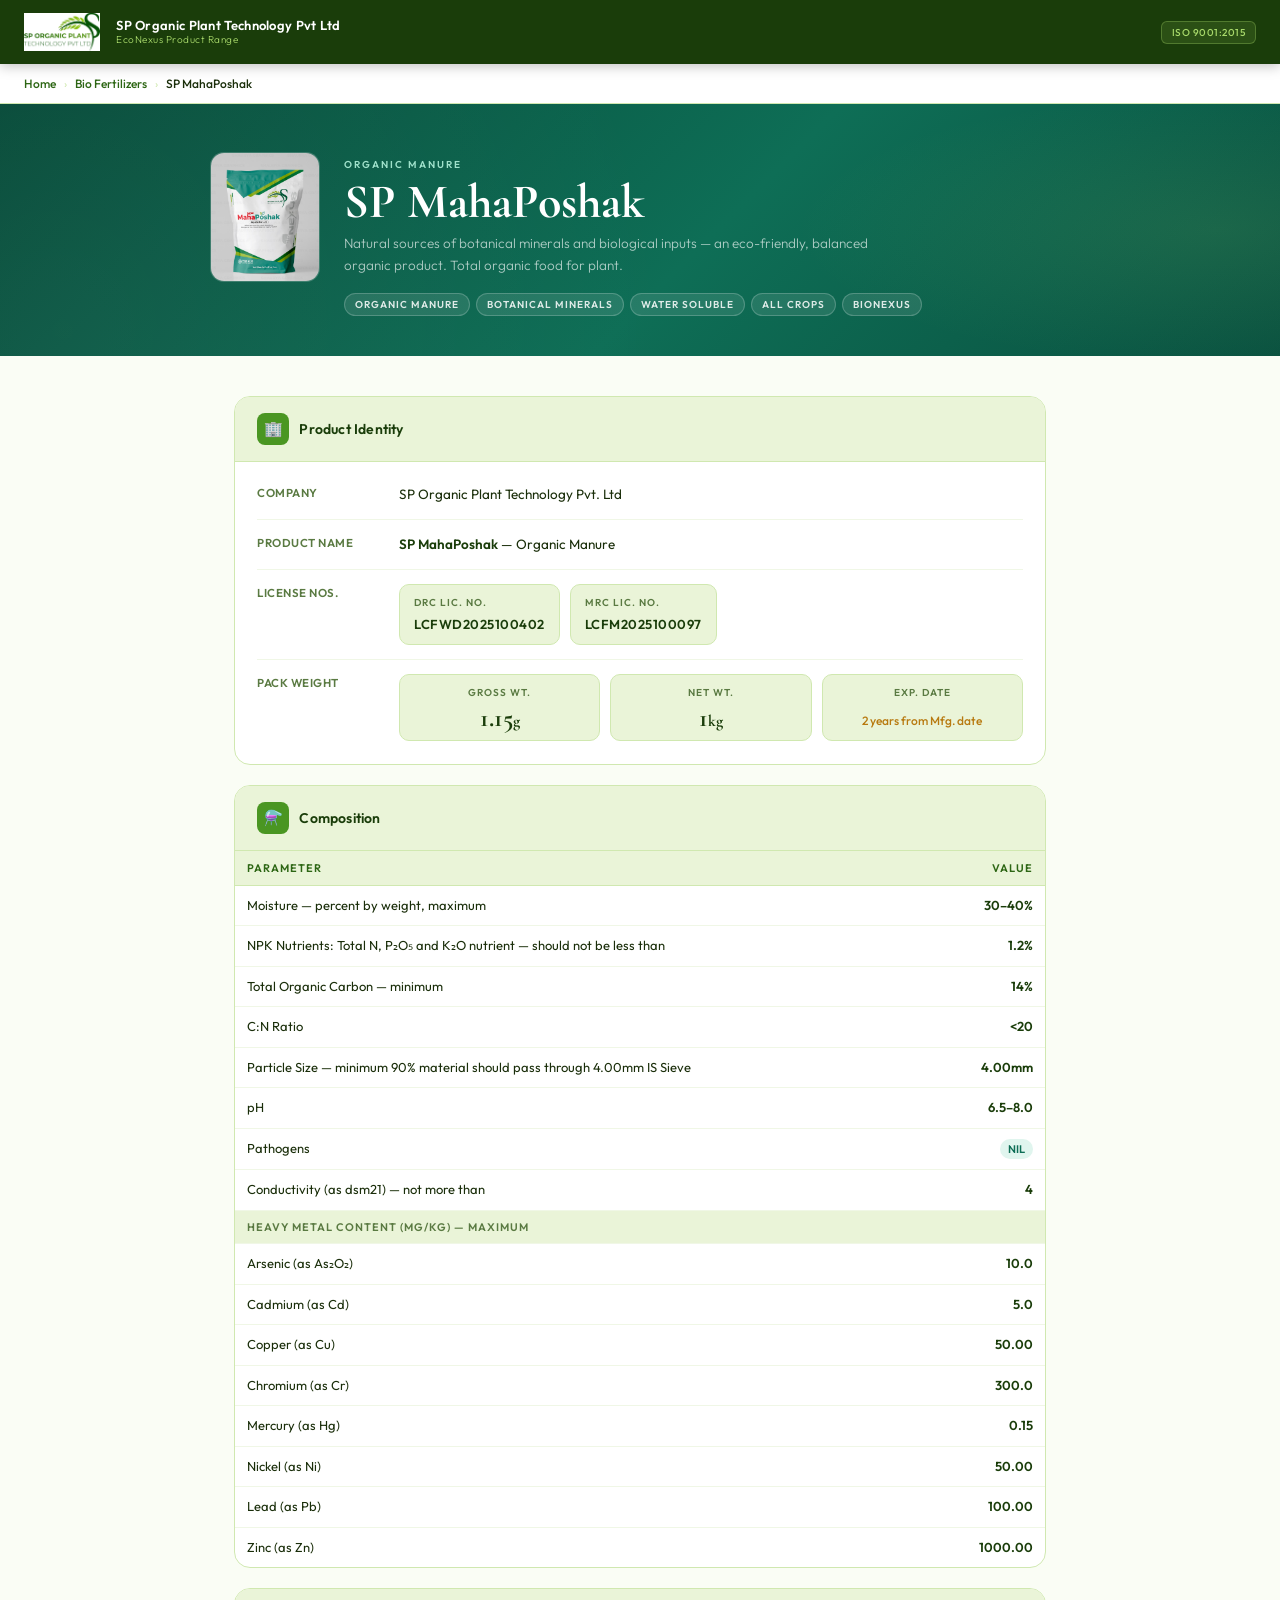
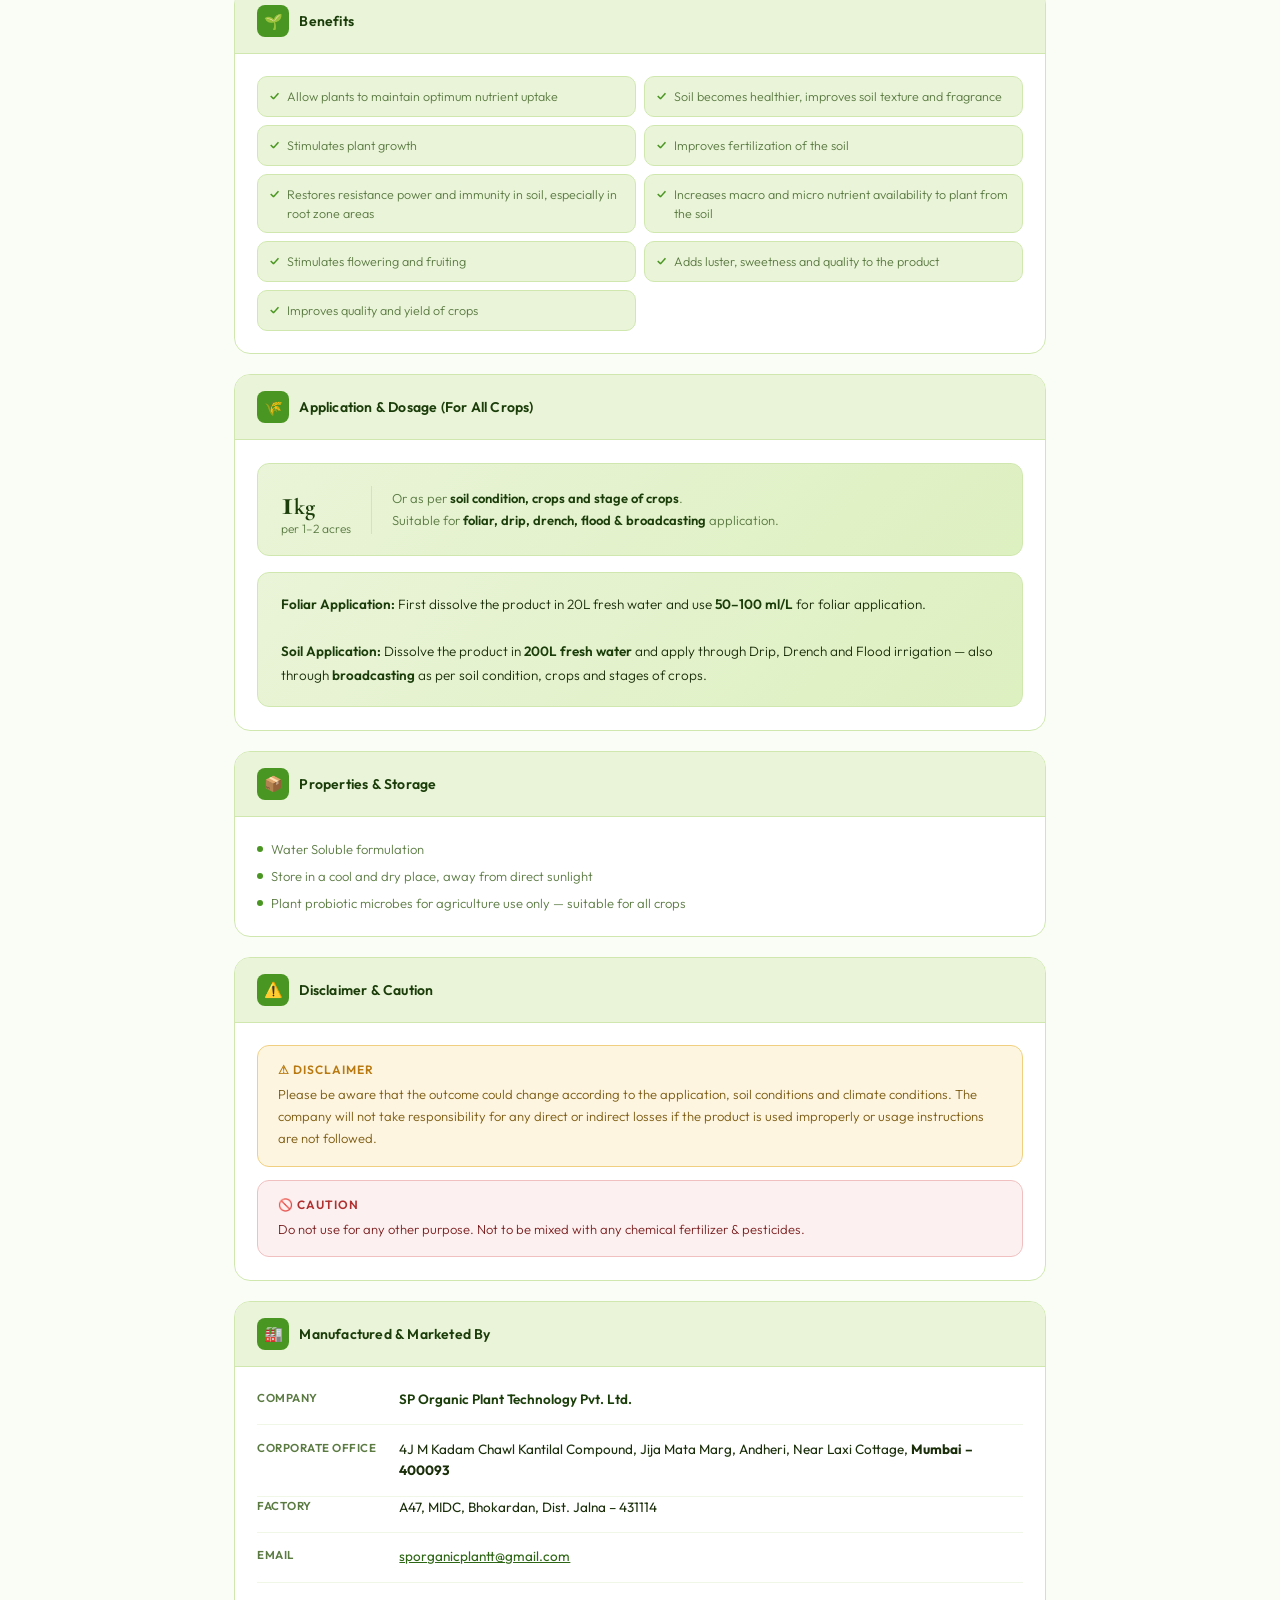
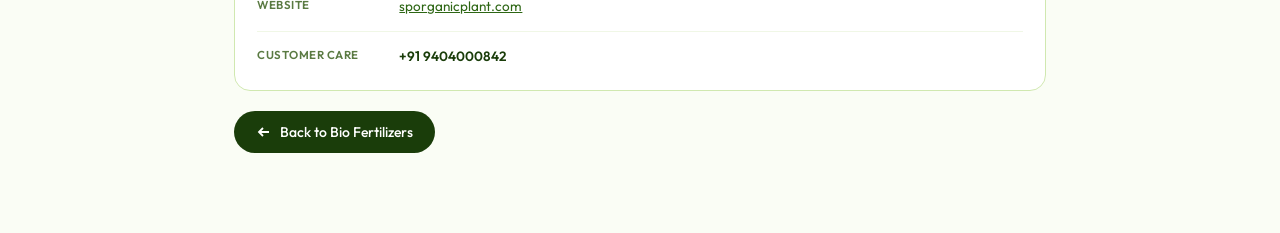
<file: mahaposhak.html>
<!DOCTYPE html>
<html lang="en">
<head>
<meta charset="UTF-8">
<meta name="viewport" content="width=device-width, initial-scale=1.0">
<title>SP MahaPoshak – Organic Manure</title>
<link href="https://fonts.googleapis.com/css2?family=Cormorant+Garamond:wght@400;600;700&family=Outfit:wght@300;400;500;600&display=swap" rel="stylesheet">
<style>
*, *::before, *::after { box-sizing: border-box; margin: 0; padding: 0; }

:root {
  --green-dark: #1a3d0a;
  --green-mid: #2d6614;
  --green-bright: #4a9622;
  --green-light: #a8d96b;
  --green-pale: #eaf4d8;
  --teal: #0e6e56;
  --teal-light: #e0f5ee;
  --cream: #fafdf5;
  --white: #ffffff;
  --text: #1a2e0a;
  --text-muted: #5a7a42;
  --border: #d0e8b0;
  --amber: #b87a10;
  --amber-pale: #fef5e0;
  --amber-border: #f0d080;
  --red-pale: #fdf0f0;
  --red-border: #f0c0c0;
  --red: #b03030;
}

body { font-family: 'Outfit', sans-serif; background: var(--cream); color: var(--text); min-height: 100vh; }

/* HEADER */
.header {
  background: var(--green-dark); padding: 0 1.5rem;
  display: flex; align-items: center; gap: 1rem; height: 64px;
  position: sticky; top: 0; z-index: 100;
  box-shadow: 0 2px 12px rgba(0,0,0,0.25);
}
.header img.logo { height: 38px; width: auto; object-fit: contain; }
.header-text { flex: 1; }
.header-title { font-size: 13px; font-weight: 600; color: #fff; letter-spacing: 0.3px; line-height: 1.2; }
.header-sub { font-size: 10px; color: var(--green-light); letter-spacing: 0.5px; font-weight: 300; }
.iso-badge-small {
  background: rgba(168,217,107,0.12); border: 1px solid rgba(168,217,107,0.3);
  color: var(--green-light); font-size: 10px; font-weight: 500;
  padding: 4px 10px; border-radius: 6px; letter-spacing: 0.5px; white-space: nowrap;
}

/* BREADCRUMB */
.breadcrumb {
  background: var(--white); border-bottom: 1px solid var(--border);
  padding: 0.75rem 1.5rem; display: flex; align-items: center; gap: 8px;
  font-size: 12px; color: var(--text-muted);
}
.breadcrumb a { color: var(--green-mid); text-decoration: none; font-weight: 500; }
.breadcrumb a:hover { text-decoration: underline; }
.breadcrumb-sep { color: var(--border); }
.breadcrumb-current { color: var(--text); font-weight: 500; }

/* HERO — teal theme matching MahaPoshak bag */
.product-hero {
  background: linear-gradient(135deg, #064a38 0%, #0e6e56 55%, #0a5240 100%);
  padding: 3rem 1.5rem 2.5rem; position: relative; overflow: hidden;
}
.product-hero::before {
  content: ''; position: absolute; inset: 0;
  background-image:
    radial-gradient(ellipse 55% 90% at 95% 50%, rgba(168,217,107,0.1) 0%, transparent 60%),
    radial-gradient(circle at 5% 90%, rgba(255,255,255,0.04) 0%, transparent 50%);
}
.product-hero-inner {
  max-width: 860px; margin: 0 auto; position: relative;
  display: flex; align-items: flex-start; gap: 1.5rem; flex-wrap: wrap;
}
.hero-img-wrap {
  width: 110px; height: 130px; flex-shrink: 0;
  border-radius: 14px; overflow: hidden;
  border: 1px solid rgba(255,255,255,0.15);
  background: rgba(255,255,255,0.06);
}
.hero-img-wrap img { width: 100%; height: 100%; object-fit: cover; object-position: center top; }
.product-hero-text { flex: 1; min-width: 200px; }
.product-category { display: inline-block; font-size: 10px; font-weight: 600; letter-spacing: 2px; text-transform: uppercase; color: #9FE1CB; margin-bottom: 6px; }
.product-hero h1 {
  font-family: 'Cormorant Garamond', serif;
  font-size: clamp(2rem, 5vw, 3rem); font-weight: 700;
  color: #fff; line-height: 1.05; margin-bottom: 6px;
}
.product-hero-sub { font-size: 13.5px; color: rgba(255,255,255,0.65); font-weight: 300; line-height: 1.6; max-width: 540px; margin-bottom: 1rem; }
.hero-tag-row { display: flex; flex-wrap: wrap; gap: 6px; }
.hero-tag {
  font-size: 10px; font-weight: 600; letter-spacing: 1px; text-transform: uppercase;
  padding: 4px 10px; border-radius: 999px;
  background: rgba(255,255,255,0.1); border: 1px solid rgba(255,255,255,0.2); color: rgba(255,255,255,0.85);
}

/* MAIN */
.main { max-width: 860px; margin: 0 auto; padding: 2.5rem 1.5rem 5rem; display: flex; flex-direction: column; gap: 1.25rem; }

/* DETAIL CARD */
.detail-card {
  background: var(--white); border: 1px solid var(--border); border-radius: 16px;
  overflow: hidden; animation: fadeUp 0.4s ease both;
}
.detail-card:nth-child(1) { animation-delay: 0.05s; }
.detail-card:nth-child(2) { animation-delay: 0.12s; }
.detail-card:nth-child(3) { animation-delay: 0.19s; }
.detail-card:nth-child(4) { animation-delay: 0.26s; }
.detail-card:nth-child(5) { animation-delay: 0.33s; }
.detail-card:nth-child(6) { animation-delay: 0.40s; }
.detail-card:nth-child(7) { animation-delay: 0.47s; }
.detail-card:nth-child(8) { animation-delay: 0.54s; }

.card-header {
  display: flex; align-items: center; gap: 10px;
  padding: 1rem 1.4rem; background: var(--green-pale); border-bottom: 1px solid var(--border);
}
.card-header-icon {
  width: 32px; height: 32px; border-radius: 8px; background: var(--green-bright);
  display: flex; align-items: center; justify-content: center; font-size: 15px; flex-shrink: 0;
}
.card-header h2 { font-size: 14px; font-weight: 600; color: var(--green-dark); letter-spacing: 0.2px; }
.card-body { padding: 1.4rem; }

/* INFO ROWS */
.info-row {
  display: flex; gap: 0.75rem; padding: 0.85rem 0;
  border-bottom: 1px solid #f0f7e6; align-items: flex-start;
}
.info-row:last-child { border-bottom: none; padding-bottom: 0; }
.info-row:first-child { padding-top: 0; }
.info-label {
  font-size: 11.5px; font-weight: 600; color: var(--text-muted);
  letter-spacing: 0.5px; text-transform: uppercase;
  min-width: 130px; flex-shrink: 0; padding-top: 1px;
}
.info-value { font-size: 13.5px; color: var(--text); font-weight: 400; line-height: 1.6; flex: 1; }
.info-value strong { font-weight: 600; color: var(--green-dark); }

/* LICENSE BADGES */
.lic-row { display: flex; flex-wrap: wrap; gap: 10px; }
.lic-badge {
  display: flex; flex-direction: column;
  background: var(--green-pale); border: 1px solid var(--border); border-radius: 10px; padding: 10px 14px;
}
.lic-badge-label { font-size: 10px; font-weight: 600; color: var(--text-muted); letter-spacing: 1px; text-transform: uppercase; margin-bottom: 3px; }
.lic-badge-val { font-size: 13px; font-weight: 600; color: var(--green-dark); letter-spacing: 0.5px; }

/* WEIGHT BADGES */
.weight-row { display: flex; flex-wrap: wrap; gap: 10px; }
.weight-badge {
  flex: 1; min-width: 120px; background: var(--green-pale);
  border: 1px solid var(--border); border-radius: 10px; padding: 10px 14px; text-align: center;
}
.weight-badge-label { font-size: 10px; font-weight: 600; color: var(--text-muted); letter-spacing: 1px; text-transform: uppercase; margin-bottom: 4px; }
.weight-badge-val { font-family: 'Cormorant Garamond', serif; font-size: 1.6rem; font-weight: 700; color: var(--green-dark); line-height: 1; }

/* COMPOSITION TABLE */
.comp-table { width: 100%; border-collapse: collapse; font-size: 13px; }
.comp-table thead tr { background: var(--green-pale); }
.comp-table th {
  padding: 10px 12px; text-align: left; font-size: 11px; font-weight: 600;
  color: var(--green-mid); letter-spacing: 1px; text-transform: uppercase;
  border-bottom: 1px solid var(--border);
}
.comp-table td { padding: 10px 12px; border-bottom: 1px solid #f0f7e6; color: var(--text); vertical-align: middle; line-height: 1.5; }
.comp-table tbody tr:last-child td { border-bottom: none; }
.comp-table tbody tr:hover td { background: #f5fbec; }
.comp-table td:last-child { font-weight: 600; color: var(--green-dark); text-align: right; white-space: nowrap; }
.nil-pill { display: inline-block; background: var(--teal-light); color: var(--teal); font-size: 11px; font-weight: 600; padding: 2px 8px; border-radius: 999px; }

/* BENEFITS GRID */
.benefits-grid { display: grid; grid-template-columns: 1fr 1fr; gap: 8px; }
.benefit-item {
  display: flex; align-items: flex-start; gap: 8px;
  background: var(--green-pale); border: 1px solid var(--border);
  border-radius: 10px; padding: 10px 12px;
  font-size: 12.5px; color: var(--text-muted); line-height: 1.5; font-weight: 300;
}
.benefit-item::before { content: '✓'; font-size: 11px; font-weight: 700; color: var(--green-bright); flex-shrink: 0; margin-top: 1px; }

/* APPLICATION BOX */
.app-box {
  background: linear-gradient(135deg, var(--green-pale), #ddf0c0);
  border: 1px solid var(--border); border-radius: 12px;
  padding: 1.2rem 1.4rem; line-height: 1.75;
  font-size: 13.5px; color: var(--text); font-weight: 300;
}
.app-box strong { font-weight: 600; color: var(--green-dark); }

/* DOSE HIGHLIGHT */
.dose-highlight {
  background: linear-gradient(135deg, var(--green-pale), #ddf0c0);
  border: 1px solid var(--border); border-radius: 12px;
  padding: 1.2rem 1.4rem; display: flex; align-items: center; gap: 1.25rem; flex-wrap: wrap;
}
.dose-num { font-family: 'Cormorant Garamond', serif; font-size: 2.4rem; font-weight: 700; color: var(--green-dark); line-height: 1; }
.dose-unit { font-size: 12px; color: var(--text-muted); font-weight: 300; }
.dose-divider { width: 1px; height: 48px; background: var(--border); flex-shrink: 0; }
.dose-detail { font-size: 13px; color: var(--text-muted); line-height: 1.65; font-weight: 300; flex: 1; }
.dose-detail strong { color: var(--green-dark); font-weight: 600; }

/* NOTICES */
.notice { border-radius: 12px; padding: 1rem 1.25rem; }
.notice + .notice { margin-top: 0.85rem; }
.notice-title { font-size: 12px; font-weight: 600; letter-spacing: 1px; text-transform: uppercase; margin-bottom: 6px; }
.notice-body { font-size: 13px; font-weight: 300; line-height: 1.7; }
.notice.amber { background: var(--amber-pale); border: 1px solid var(--amber-border); }
.notice.amber .notice-title { color: var(--amber); }
.notice.amber .notice-body { color: #7a5a10; }
.notice.red { background: var(--red-pale); border: 1px solid var(--red-border); }
.notice.red .notice-title { color: var(--red); }
.notice.red .notice-body { color: #7a2020; }

/* BULLET LIST */
.bullet-list { list-style: none; display: flex; flex-direction: column; gap: 6px; }
.bullet-list li { display: flex; align-items: flex-start; gap: 8px; font-size: 13px; font-weight: 300; color: var(--text-muted); line-height: 1.6; }
.bullet-list li::before { content: ''; width: 6px; height: 6px; border-radius: 50%; background: var(--green-bright); flex-shrink: 0; margin-top: 7px; }

/* BACK BTN */
.back-btn {
  display: inline-flex; align-items: center; gap: 8px;
  background: var(--green-dark); color: #fff;
  font-size: 14px; font-weight: 500;
  padding: 12px 22px; border-radius: 999px; text-decoration: none;
  transition: background 0.2s, transform 0.2s; align-self: flex-start;
}
.back-btn:hover { background: var(--green-mid); transform: translateX(-2px); }
.back-btn svg { width: 16px; height: 16px; }

@keyframes fadeUp {
  from { opacity: 0; transform: translateY(14px); }
  to { opacity: 1; transform: translateY(0); }
}

/* MOBILE */
@media (max-width: 600px) {
  .header { height: auto; padding: 0.75rem 1rem; }
  .iso-badge-small { display: none; }
  .product-hero { padding: 2rem 1rem 1.75rem; }
  .hero-img-wrap { width: 80px; height: 95px; }
  .info-row { flex-direction: column; gap: 3px; }
  .info-label { min-width: unset; }
  .dose-divider { display: none; }
  .dose-highlight { flex-direction: column; align-items: flex-start; gap: 0.5rem; }
  .lic-row { flex-direction: column; }
  .benefits-grid { grid-template-columns: 1fr; }
  .main { padding: 1.5rem 1rem 4rem; }
}
</style>
</head>
<body>

<!-- HEADER -->
<header class="header">
  <img src="logo.png" class="logo" alt="SP Organic Plant Technology Logo" />
  <div class="header-text">
    <div class="header-title">SP Organic Plant Technology Pvt Ltd</div>
    <div class="header-sub">EcoNexus Product Range</div>
  </div>
  <div class="iso-badge-small">ISO 9001:2015</div>
</header>

<!-- BREADCRUMB -->
<div class="breadcrumb">
  <a href="index.html">Home</a>
  <span class="breadcrumb-sep">›</span>
  <a href="biofertilizers.html">Bio Fertilizers</a>
  <span class="breadcrumb-sep">›</span>
  <span class="breadcrumb-current">SP MahaPoshak</span>
</div>

<!-- HERO -->
<div class="product-hero">
  <div class="product-hero-inner">
    <div class="hero-img-wrap">
      <img src="Mahaposhak.jpeg" alt="SP MahaPoshak Organic Manure bag" />
    </div>
    <div class="product-hero-text">
      <div class="product-category">Organic Manure</div>
      <h1>SP MahaPoshak</h1>
      <p class="product-hero-sub">Natural sources of botanical minerals and biological inputs — an eco-friendly, balanced organic product. Total organic food for plant.</p>
      <div class="hero-tag-row">
        <span class="hero-tag">Organic Manure</span>
        <span class="hero-tag">Botanical Minerals</span>
        <span class="hero-tag">Water Soluble</span>
        <span class="hero-tag">All Crops</span>
        <span class="hero-tag">BioNexus</span>
      </div>
    </div>
  </div>
</div>

<main class="main">

  <!-- PRODUCT IDENTITY -->
  <div class="detail-card">
    <div class="card-header">
      <div class="card-header-icon">🏢</div>
      <h2>Product Identity</h2>
    </div>
    <div class="card-body">
      <div class="info-row">
        <span class="info-label">Company</span>
        <span class="info-value">SP Organic Plant Technology Pvt. Ltd</span>
      </div>
      <div class="info-row">
        <span class="info-label">Product Name</span>
        <span class="info-value"><strong>SP MahaPoshak</strong> — Organic Manure</span>
      </div>
      <div class="info-row">
        <span class="info-label">License Nos.</span>
        <span class="info-value">
          <div class="lic-row">
            <div class="lic-badge">
              <span class="lic-badge-label">DRC Lic. No.</span>
              <span class="lic-badge-val">LCFWD2025100402</span>
            </div>
            <div class="lic-badge">
              <span class="lic-badge-label">MRC Lic. No.</span>
              <span class="lic-badge-val">LCFM2025100097</span>
            </div>
          </div>
        </span>
      </div>
      <div class="info-row">
        <span class="info-label">Pack Weight</span>
        <span class="info-value">
          <div class="weight-row">
            <div class="weight-badge">
              <div class="weight-badge-label">Gross Wt.</div>
              <div class="weight-badge-val">1.15<span style="font-size:1rem;">g</span></div>
            </div>
            <div class="weight-badge">
              <div class="weight-badge-label">Net Wt.</div>
              <div class="weight-badge-val">1<span style="font-size:1rem;">kg</span></div>
            </div>
            <div class="weight-badge">
              <div class="weight-badge-label">Exp. Date</div>
              <div style="font-size:12px; color:var(--amber); font-weight:500; padding-top:6px;">2 years from Mfg. date</div>
            </div>
          </div>
        </span>
      </div>
    </div>
  </div>

  <!-- COMPOSITION -->
  <div class="detail-card">
    <div class="card-header">
      <div class="card-header-icon">⚗️</div>
      <h2>Composition</h2>
    </div>
    <div class="card-body" style="padding: 0;">
      <table class="comp-table">
        <thead>
          <tr>
            <th>Parameter</th>
            <th style="text-align:right; width:140px;">Value</th>
          </tr>
        </thead>
        <tbody>
          <tr>
            <td>Moisture — percent by weight, maximum</td>
            <td>30–40%</td>
          </tr>
          <tr>
            <td>NPK Nutrients: Total N, P₂O₅ and K₂O nutrient — should not be less than</td>
            <td>1.2%</td>
          </tr>
          <tr>
            <td>Total Organic Carbon — minimum</td>
            <td>14%</td>
          </tr>
          <tr>
            <td>C:N Ratio</td>
            <td>&lt;20</td>
          </tr>
          <tr>
            <td>Particle Size — minimum 90% material should pass through 4.00mm IS Sieve</td>
            <td>4.00mm</td>
          </tr>
          <tr>
            <td>pH</td>
            <td>6.5–8.0</td>
          </tr>
          <tr>
            <td>Pathogens</td>
            <td><span class="nil-pill">NIL</span></td>
          </tr>
          <tr>
            <td>Conductivity (as dsm21) — not more than</td>
            <td>4</td>
          </tr>
          <tr>
            <td colspan="2" style="background:var(--green-pale); font-size:11px; font-weight:600; color:var(--text-muted); letter-spacing:1px; text-transform:uppercase; padding:8px 12px; text-align:left;">Heavy Metal Content (mg/kg) — Maximum</td>
          </tr>
          <tr><td>Arsenic (as As₂O₂)</td><td>10.0</td></tr>
          <tr><td>Cadmium (as Cd)</td><td>5.0</td></tr>
          <tr><td>Copper (as Cu)</td><td>50.00</td></tr>
          <tr><td>Chromium (as Cr)</td><td>300.0</td></tr>
          <tr><td>Mercury (as Hg)</td><td>0.15</td></tr>
          <tr><td>Nickel (as Ni)</td><td>50.00</td></tr>
          <tr><td>Lead (as Pb)</td><td>100.00</td></tr>
          <tr><td>Zinc (as Zn)</td><td>1000.00</td></tr>
        </tbody>
      </table>
    </div>
  </div>

  <!-- BENEFITS -->
  <div class="detail-card">
    <div class="card-header">
      <div class="card-header-icon">🌱</div>
      <h2>Benefits</h2>
    </div>
    <div class="card-body">
      <div class="benefits-grid">
        <div class="benefit-item">Allow plants to maintain optimum nutrient uptake</div>
        <div class="benefit-item">Soil becomes healthier, improves soil texture and fragrance</div>
        <div class="benefit-item">Stimulates plant growth</div>
        <div class="benefit-item">Improves fertilization of the soil</div>
        <div class="benefit-item">Restores resistance power and immunity in soil, especially in root zone areas</div>
        <div class="benefit-item">Increases macro and micro nutrient availability to plant from the soil</div>
        <div class="benefit-item">Stimulates flowering and fruiting</div>
        <div class="benefit-item">Adds luster, sweetness and quality to the product</div>
        <div class="benefit-item">Improves quality and yield of crops</div>
      </div>
    </div>
  </div>

  <!-- APPLICATION & DOSAGE -->
  <div class="detail-card">
    <div class="card-header">
      <div class="card-header-icon">🌾</div>
      <h2>Application &amp; Dosage (For All Crops)</h2>
    </div>
    <div class="card-body" style="display:flex; flex-direction:column; gap:1rem;">
      <div class="dose-highlight">
        <div>
          <div class="dose-num">1<span style="font-size:1.4rem;">kg</span></div>
          <div class="dose-unit">per 1–2 acres</div>
        </div>
        <div class="dose-divider"></div>
        <div class="dose-detail">
          Or as per <strong>soil condition, crops and stage of crops</strong>.<br>
          Suitable for <strong>foliar, drip, drench, flood &amp; broadcasting</strong> application.
        </div>
      </div>
      <div class="app-box">
        <strong>Foliar Application:</strong> First dissolve the product in 20L fresh water and use <strong>50–100 ml/L</strong> for foliar application.<br><br>
        <strong>Soil Application:</strong> Dissolve the product in <strong>200L fresh water</strong> and apply through Drip, Drench and Flood irrigation — also through <strong>broadcasting</strong> as per soil condition, crops and stages of crops.
      </div>
    </div>
  </div>

  <!-- STORAGE & PROPERTIES -->
  <div class="detail-card">
    <div class="card-header">
      <div class="card-header-icon">📦</div>
      <h2>Properties &amp; Storage</h2>
    </div>
    <div class="card-body">
      <ul class="bullet-list">
        <li>Water Soluble formulation</li>
        <li>Store in a cool and dry place, away from direct sunlight</li>
        <li>Plant probiotic microbes for agriculture use only — suitable for all crops</li>
      </ul>
    </div>
  </div>

  <!-- DISCLAIMER & CAUTION -->
  <div class="detail-card">
    <div class="card-header">
      <div class="card-header-icon">⚠️</div>
      <h2>Disclaimer &amp; Caution</h2>
    </div>
    <div class="card-body">
      <div class="notice amber">
        <div class="notice-title">⚠ Disclaimer</div>
        <div class="notice-body">Please be aware that the outcome could change according to the application, soil conditions and climate conditions. The company will not take responsibility for any direct or indirect losses if the product is used improperly or usage instructions are not followed.</div>
      </div>
      <div class="notice red">
        <div class="notice-title">🚫 Caution</div>
        <div class="notice-body">Do not use for any other purpose. Not to be mixed with any chemical fertilizer &amp; pesticides.</div>
      </div>
    </div>
  </div>

  <!-- MANUFACTURER -->
  <div class="detail-card">
    <div class="card-header">
      <div class="card-header-icon">🏭</div>
      <h2>Manufactured &amp; Marketed By</h2>
    </div>
    <div class="card-body">
      <div class="info-row" style="padding-top:0;">
        <span class="info-label">Company</span>
        <span class="info-value"><strong>SP Organic Plant Technology Pvt. Ltd.</strong></span>
      </div>
        <div class="info-row">
        <span class="info-label">Corporate Office</span>
        <span class="info-value">4J M Kadam Chawl Kantilal Compound, Jija Mata Marg, Andheri, Near Laxi Cottage, <b>Mumbai – 400093</span>
      </div>
      <div class="info-row">
        <span class="info-label">Factory</span>
        <span class="info-value">A47, MIDC, Bhokardan, Dist. Jalna – 431114</span>
      </div>
  
      <div class="info-row">
        <span class="info-label">Email</span>
        <span class="info-value"><a href="mailto:sporganicplantt@gmail.com" style="color:var(--green-mid);">sporganicplantt@gmail.com</a></span>
      </div>
      <div class="info-row">
        <span class="info-label">Website</span>
        <span class="info-value"><a href="http://sporganicplant.com" target="_blank" style="color:var(--green-mid);">sporganicplant.com</a></span>
      </div>
      <div class="info-row" style="padding-bottom:0; border:none;">
        <span class="info-label">Customer Care</span>
        <span class="info-value"><strong>+91 9404000842</strong></span>
      </div>
    </div>
  </div>

  <!-- BACK -->
  <a href="biofertilizers.html" class="back-btn">
    <svg viewBox="0 0 16 16" fill="none" stroke="currentColor" stroke-width="1.8"><path d="M13 8H3M7 4l-4 4 4 4"/></svg>
    Back to Bio Fertilizers
  </a>

</main>
</body>
</html>
</file>
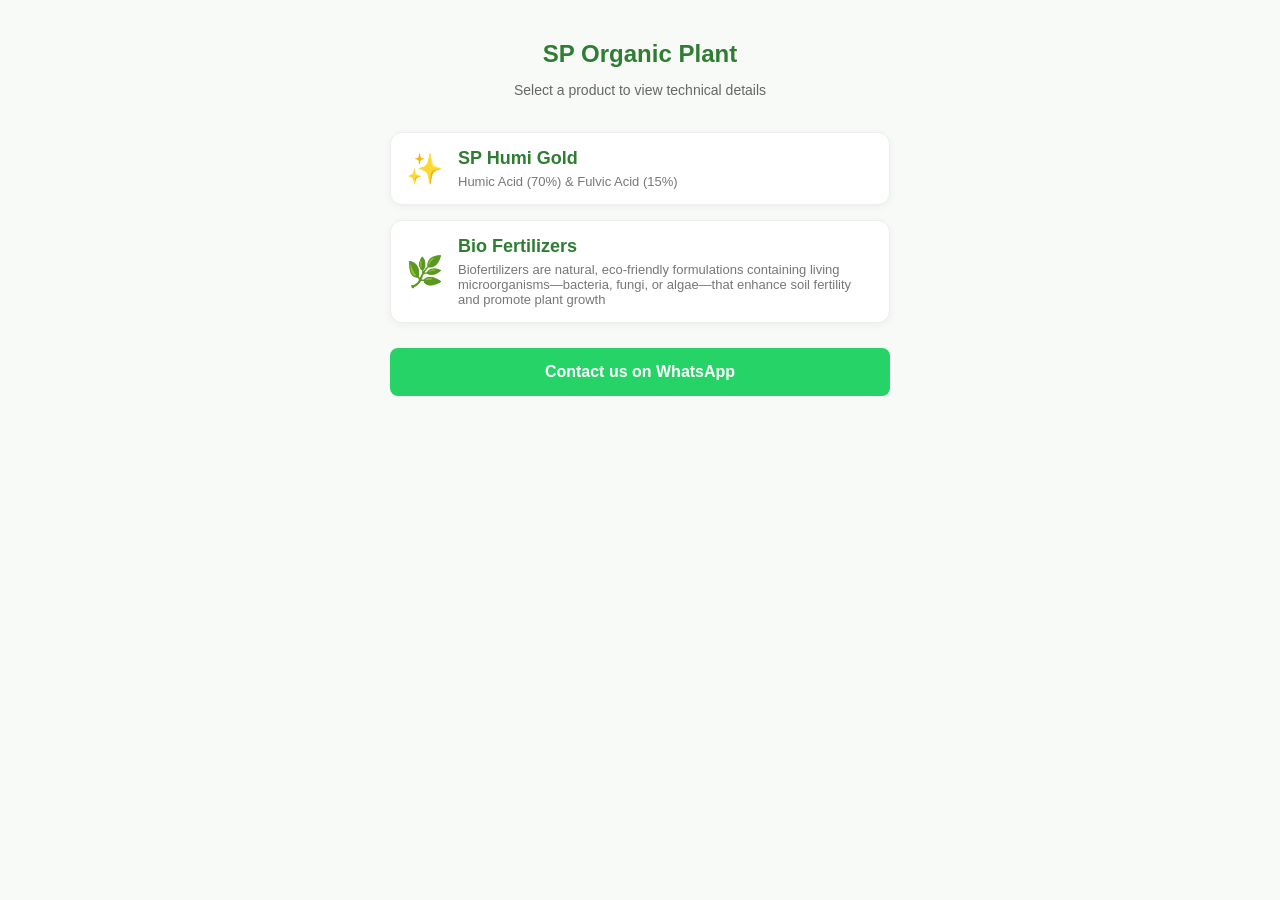
<file: product.html>
<!DOCTYPE html>
<html lang="en">
<head>
    <meta charset="UTF-8">
    <meta name="viewport" content="width=device-width, initial-scale=1.0">
    <title>SP Organic Plant | Product Catalog</title>
    <style>
        :root { --primary-green: #2e7d32; --light-bg: #f8faf7; }
        body { font-family: 'Segoe UI', Roboto, sans-serif; background-color: var(--light-bg); margin: 0; padding: 20px; color: #333; }
        .container { max-width: 500px; margin: auto; }
        .header { text-align: center; padding: 20px 0; }
        .header h1 { color: var(--primary-green); margin: 0; font-size: 24px; }
        .header p { color: #666; font-size: 14px; }
        
        .product-card { 
            background: white; border-radius: 12px; padding: 15px; margin-bottom: 15px;
            box-shadow: 0 2px 8px rgba(0,0,0,0.05); display: flex; align-items: center;
            text-decoration: none; color: inherit; border: 1px solid #eee; transition: 0.2s;
        }
        .product-card:hover { transform: translateY(-2px); border-color: var(--primary-green); }
        .icon { font-size: 30px; margin-right: 15px; }
        .details h3 { margin: 0; color: var(--primary-green); font-size: 18px; }
        .details p { margin: 5px 0 0; font-size: 13px; color: #777; }
        
        .contact-btn { 
            display: block; text-align: center; background: #25D366; color: white; 
            padding: 15px; border-radius: 8px; text-decoration: none; font-weight: bold; margin-top: 25px;
        }
    </style>
</head>
<body>

<div class="container">
    <div class="header">
        <h1>SP Organic Plant</h1>
        <p>Select a product to view technical details</p>
    </div>
    <a href="/humi_gold.html" class="product-card">
        <div class="icon">✨</div>
        <div class="details">
            <h3>SP Humi Gold</h3>
            <p>Humic Acid (70%) & Fulvic Acid (15%)</p>
        </div>
    </a>
    <a href="/biofertilizers.html" class="product-card" style="">
        <div class="icon">🌿</div>
        <div class="details">
            <h3>Bio Fertilizers</h3>
            <p>Biofertilizers are natural, eco-friendly formulations containing living microorganisms—bacteria, fungi, or algae—that enhance soil fertility and promote plant growth</p>
        </div>
    </a>

    <a href="https://api.whatsapp.com/send?phone=919404000842" class="contact-btn">
        Contact us on WhatsApp
    </a>
</div>

</body>
</html>
</file>
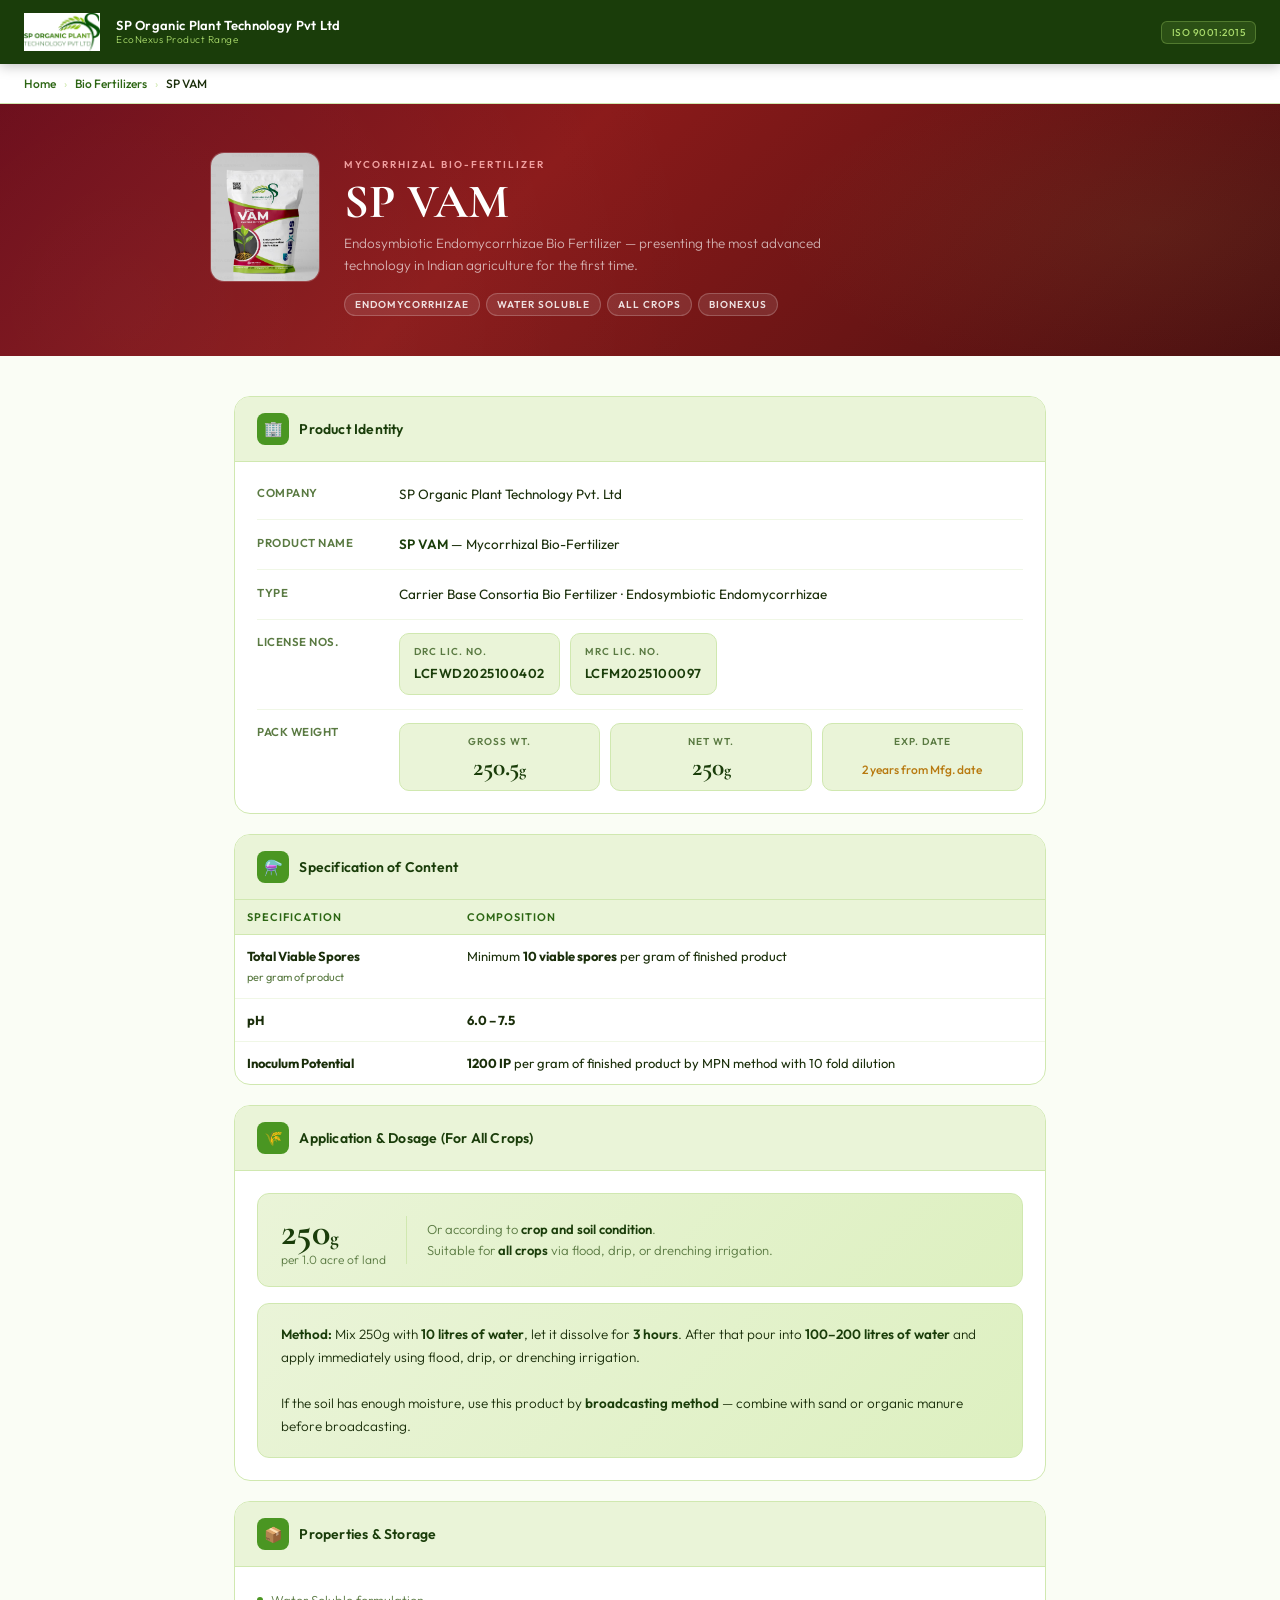
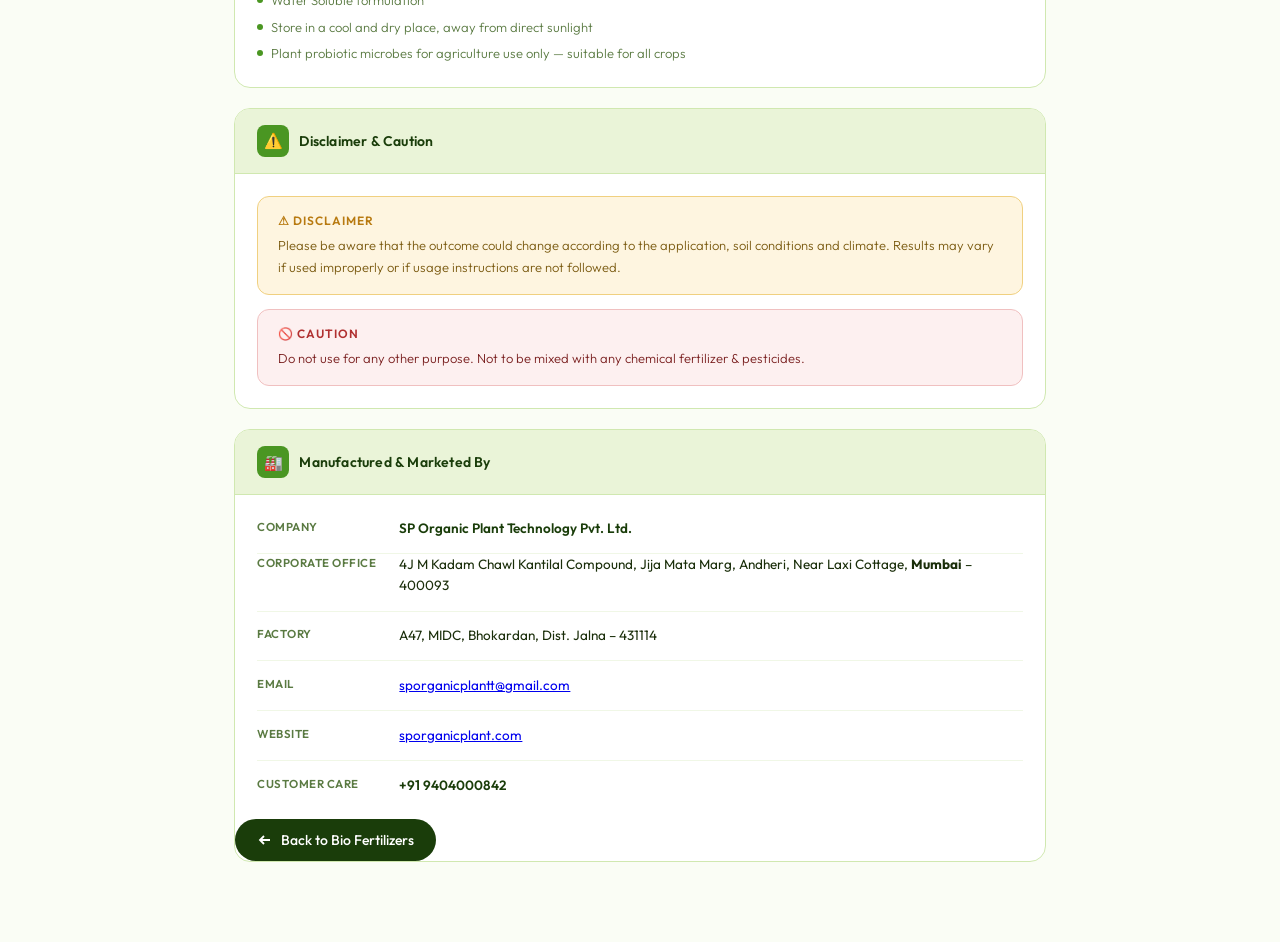
<file: vam.html>
<!DOCTYPE html>
<html lang="en">
<head>
<meta charset="UTF-8">
<meta name="viewport" content="width=device-width, initial-scale=1.0">
<title>SP VAM – Mycorrhizal Bio-Fertilizer</title>
<link href="https://fonts.googleapis.com/css2?family=Cormorant+Garamond:wght@400;600;700&family=Outfit:wght@300;400;500;600&display=swap" rel="stylesheet">
<style>
*, *::before, *::after { box-sizing: border-box; margin: 0; padding: 0; }

:root {
  --green-dark: #1a3d0a;
  --green-mid: #2d6614;
  --green-bright: #4a9622;
  --green-light: #a8d96b;
  --green-pale: #eaf4d8;
  --teal: #0e6e56;
  --cream: #fafdf5;
  --white: #ffffff;
  --text: #1a2e0a;
  --text-muted: #5a7a42;
  --border: #d0e8b0;
  --amber: #b87a10;
  --amber-pale: #fef5e0;
  --amber-border: #f0d080;
  --red-pale: #fdf0f0;
  --red-border: #f0c0c0;
  --red: #b03030;
}

body { font-family: 'Outfit', sans-serif; background: var(--cream); color: var(--text); min-height: 100vh; }

/* HEADER */
.header {
  background: var(--green-dark); padding: 0 1.5rem;
  display: flex; align-items: center; gap: 1rem; height: 64px;
  position: sticky; top: 0; z-index: 100;
  box-shadow: 0 2px 12px rgba(0,0,0,0.25);
}
.header img.logo { height: 38px; width: auto; object-fit: contain; }
.header-text { flex: 1; }
.header-title { font-size: 13px; font-weight: 600; color: #fff; letter-spacing: 0.3px; line-height: 1.2; }
.header-sub { font-size: 10px; color: var(--green-light); letter-spacing: 0.5px; font-weight: 300; }
.iso-badge-small {
  background: rgba(168,217,107,0.12); border: 1px solid rgba(168,217,107,0.3);
  color: var(--green-light); font-size: 10px; font-weight: 500;
  padding: 4px 10px; border-radius: 6px; letter-spacing: 0.5px; white-space: nowrap;
}

/* BREADCRUMB */
.breadcrumb {
  background: var(--white); border-bottom: 1px solid var(--border);
  padding: 0.75rem 1.5rem; display: flex; align-items: center; gap: 8px;
  font-size: 12px; color: var(--text-muted);
}
.breadcrumb a { color: var(--green-mid); text-decoration: none; font-weight: 500; }
.breadcrumb a:hover { text-decoration: underline; }
.breadcrumb-sep { color: var(--border); }
.breadcrumb-current { color: var(--text); font-weight: 500; }

/* HERO */
.product-hero {
  background: linear-gradient(135deg, #6a0a18 0%, #8b1a1a 40%, #4a1010 100%);
  padding: 3rem 1.5rem 2.5rem; position: relative; overflow: hidden;
}
.product-hero::before {
  content: ''; position: absolute; inset: 0;
  background-image:
    radial-gradient(ellipse 50% 100% at 90% 50%, rgba(168,217,107,0.06) 0%, transparent 60%),
    radial-gradient(circle at 10% 80%, rgba(255,255,255,0.04) 0%, transparent 50%);
}
.product-hero-inner {
  max-width: 860px; margin: 0 auto; position: relative;
  display: flex; align-items: flex-start; gap: 1.5rem; flex-wrap: wrap;
}
.hero-img-wrap {
  width: 110px; height: 130px; flex-shrink: 0;
  border-radius: 14px; overflow: hidden;
  border: 1px solid rgba(255,255,255,0.15);
  background: rgba(255,255,255,0.05);
}
.hero-img-wrap img { width: 100%; height: 100%; object-fit: cover; object-position: center top; }
.product-hero-text { flex: 1; min-width: 200px; }
.product-category {
  display: inline-block; font-size: 10px; font-weight: 600;
  letter-spacing: 2px; text-transform: uppercase; color: #f0a0a0; margin-bottom: 6px;
}
.product-hero h1 {
  font-family: 'Cormorant Garamond', serif;
  font-size: clamp(2rem, 5vw, 3rem); font-weight: 700;
  color: #fff; line-height: 1.05; margin-bottom: 6px;
}
.product-hero-sub { font-size: 13.5px; color: rgba(255,255,255,0.65); font-weight: 300; line-height: 1.6; max-width: 540px; margin-bottom: 1rem; }
.hero-tag-row { display: flex; flex-wrap: wrap; gap: 6px; }
.hero-tag {
  font-size: 10px; font-weight: 600; letter-spacing: 1px; text-transform: uppercase;
  padding: 4px 10px; border-radius: 999px;
  background: rgba(255,255,255,0.1); border: 1px solid rgba(255,255,255,0.2); color: rgba(255,255,255,0.85);
}

/* MAIN */
.main { max-width: 860px; margin: 0 auto; padding: 2.5rem 1.5rem 5rem; display: flex; flex-direction: column; gap: 1.25rem; }

/* DETAIL CARD */
.detail-card {
  background: var(--white); border: 1px solid var(--border); border-radius: 16px;
  overflow: hidden; animation: fadeUp 0.4s ease both;
}
.detail-card:nth-child(1) { animation-delay: 0.05s; }
.detail-card:nth-child(2) { animation-delay: 0.12s; }
.detail-card:nth-child(3) { animation-delay: 0.19s; }
.detail-card:nth-child(4) { animation-delay: 0.26s; }
.detail-card:nth-child(5) { animation-delay: 0.33s; }
.detail-card:nth-child(6) { animation-delay: 0.40s; }
.detail-card:nth-child(7) { animation-delay: 0.47s; }

.card-header {
  display: flex; align-items: center; gap: 10px;
  padding: 1rem 1.4rem; background: var(--green-pale); border-bottom: 1px solid var(--border);
}
.card-header-icon {
  width: 32px; height: 32px; border-radius: 8px; background: var(--green-bright);
  display: flex; align-items: center; justify-content: center; font-size: 15px; flex-shrink: 0;
}
.card-header h2 { font-size: 14px; font-weight: 600; color: var(--green-dark); letter-spacing: 0.2px; }
.card-body { padding: 1.4rem; }

/* INFO ROWS */
.info-row {
  display: flex; gap: 0.75rem; padding: 0.85rem 0;
  border-bottom: 1px solid #f0f7e6; align-items: flex-start;
}
.info-row:last-child { border-bottom: none; padding-bottom: 0; }
.info-row:first-child { padding-top: 0; }
.info-label {
  font-size: 11.5px; font-weight: 600; color: var(--text-muted);
  letter-spacing: 0.5px; text-transform: uppercase;
  min-width: 130px; flex-shrink: 0; padding-top: 1px;
}
.info-value { font-size: 13.5px; color: var(--text); font-weight: 400; line-height: 1.6; flex: 1; }
.info-value strong { font-weight: 600; color: var(--green-dark); }

/* LICENSE BADGES */
.lic-row { display: flex; flex-wrap: wrap; gap: 10px; }
.lic-badge {
  display: flex; flex-direction: column; background: var(--green-pale);
  border: 1px solid var(--border); border-radius: 10px; padding: 10px 14px;
}
.lic-badge-label { font-size: 10px; font-weight: 600; color: var(--text-muted); letter-spacing: 1px; text-transform: uppercase; margin-bottom: 3px; }
.lic-badge-val { font-size: 13px; font-weight: 600; color: var(--green-dark); letter-spacing: 0.5px; }

/* WEIGHT BADGES */
.weight-row { display: flex; flex-wrap: wrap; gap: 10px; }
.weight-badge {
  flex: 1; min-width: 120px; background: var(--green-pale);
  border: 1px solid var(--border); border-radius: 10px; padding: 10px 14px; text-align: center;
}
.weight-badge-label { font-size: 10px; font-weight: 600; color: var(--text-muted); letter-spacing: 1px; text-transform: uppercase; margin-bottom: 4px; }
.weight-badge-val { font-family: 'Cormorant Garamond', serif; font-size: 1.6rem; font-weight: 700; color: var(--green-dark); line-height: 1; }
.weight-badge-unit { font-size: 11px; color: var(--text-muted); }

/* SPEC TABLE */
.spec-table { width: 100%; border-collapse: collapse; font-size: 13px; }
.spec-table thead tr { background: var(--green-pale); }
.spec-table th {
  padding: 10px 12px; text-align: left; font-size: 11px; font-weight: 600;
  color: var(--green-mid); letter-spacing: 1px; text-transform: uppercase;
  border-bottom: 1px solid var(--border);
}
.spec-table td { padding: 11px 12px; border-bottom: 1px solid #f0f7e6; color: var(--text); vertical-align: top; line-height: 1.55; }
.spec-table tbody tr:last-child td { border-bottom: none; }
.spec-table tbody tr:hover td { background: #f5fbec; }

/* APPLICATION BOX */
.app-box {
  background: linear-gradient(135deg, var(--green-pale), #ddf0c0);
  border: 1px solid var(--border); border-radius: 12px;
  padding: 1.2rem 1.4rem; line-height: 1.7;
  font-size: 13.5px; color: var(--text); font-weight: 300;
}
.app-box strong { font-weight: 600; color: var(--green-dark); }

/* DOSE HIGHLIGHT */
.dose-highlight {
  background: linear-gradient(135deg, var(--green-pale), #ddf0c0);
  border: 1px solid var(--border); border-radius: 12px;
  padding: 1.2rem 1.4rem; display: flex; align-items: center; gap: 1.25rem; flex-wrap: wrap;
}
.dose-num { font-family: 'Cormorant Garamond', serif; font-size: 2.4rem; font-weight: 700; color: var(--green-dark); line-height: 1; }
.dose-unit { font-size: 12px; color: var(--text-muted); font-weight: 300; }
.dose-divider { width: 1px; height: 48px; background: var(--border); flex-shrink: 0; }
.dose-detail { font-size: 13px; color: var(--text-muted); line-height: 1.65; font-weight: 300; flex: 1; }
.dose-detail strong { color: var(--green-dark); font-weight: 600; }

/* NOTICE BOXES */
.notice { border-radius: 12px; padding: 1rem 1.25rem; margin-bottom: 0; }
.notice + .notice { margin-top: 0.85rem; }
.notice-title { font-size: 12px; font-weight: 600; letter-spacing: 1px; text-transform: uppercase; margin-bottom: 6px; }
.notice-body { font-size: 13px; font-weight: 300; line-height: 1.7; }
.notice.amber { background: var(--amber-pale); border: 1px solid var(--amber-border); }
.notice.amber .notice-title { color: var(--amber); }
.notice.amber .notice-body { color: #7a5a10; }
.notice.red { background: var(--red-pale); border: 1px solid var(--red-border); }
.notice.red .notice-title { color: var(--red); }
.notice.red .notice-body { color: #7a2020; }
.notice.green { background: var(--green-pale); border: 1px solid var(--border); }
.notice.green .notice-title { color: var(--green-mid); }
.notice.green .notice-body { color: var(--text-muted); }

/* BULLET LIST */
.bullet-list { list-style: none; display: flex; flex-direction: column; gap: 6px; }
.bullet-list li { display: flex; align-items: flex-start; gap: 8px; font-size: 13px; font-weight: 300; color: var(--text-muted); line-height: 1.6; }
.bullet-list li::before { content: ''; width: 6px; height: 6px; border-radius: 50%; background: var(--green-bright); flex-shrink: 0; margin-top: 7px; }

/* CONTACT GRID */
.contact-grid { display: grid; grid-template-columns: 1fr 1fr; gap: 0.85rem; }
.contact-item { display: flex; flex-direction: column; gap: 2px; }
.contact-label { font-size: 10px; font-weight: 600; color: var(--text-muted); letter-spacing: 1px; text-transform: uppercase; }
.contact-val { font-size: 13px; color: var(--text); line-height: 1.5; font-weight: 400; }
.contact-val a { color: var(--green-mid); text-decoration: none; }
.contact-val a:hover { text-decoration: underline; }

/* EXPIRY NOTE */
.expiry-pill {
  display: inline-flex; align-items: center; gap: 6px;
  background: var(--amber-pale); border: 1px solid var(--amber-border);
  border-radius: 8px; padding: 5px 12px; font-size: 12px; color: var(--amber); font-weight: 500;
}

/* BACK BTN */
.back-btn {
  display: inline-flex; align-items: center; gap: 8px;
  background: var(--green-dark); color: #fff;
  font-size: 14px; font-weight: 500;
  padding: 12px 22px; border-radius: 999px; text-decoration: none;
  transition: background 0.2s, transform 0.2s; align-self: flex-start;
}
.back-btn:hover { background: var(--green-mid); transform: translateX(-2px); }
.back-btn svg { width: 16px; height: 16px; }

@keyframes fadeUp {
  from { opacity: 0; transform: translateY(14px); }
  to { opacity: 1; transform: translateY(0); }
}

/* MOBILE */
@media (max-width: 600px) {
  .header { height: auto; padding: 0.75rem 1rem; }
  .iso-badge-small { display: none; }
  .product-hero { padding: 2rem 1rem 1.75rem; }
  .hero-img-wrap { width: 80px; height: 95px; }
  .info-row { flex-direction: column; gap: 3px; }
  .info-label { min-width: unset; }
  .dose-divider { display: none; }
  .dose-highlight { flex-direction: column; align-items: flex-start; gap: 0.5rem; }
  .contact-grid { grid-template-columns: 1fr; }
  .main { padding: 1.5rem 1rem 4rem; }
  .lic-row { flex-direction: column; }
  .weight-badge-val { font-size: 1.3rem; }
}
</style>
</head>
<body>

<!-- HEADER -->
<header class="header">
  <img src="logo.png" class="logo" alt="SP Organic Plant Technology Logo" />
  <div class="header-text">
    <div class="header-title">SP Organic Plant Technology Pvt Ltd</div>
    <div class="header-sub">EcoNexus Product Range</div>
  </div>
  <div class="iso-badge-small">ISO 9001:2015</div>
</header>

<!-- BREADCRUMB -->
<div class="breadcrumb">
  <a href="index.html">Home</a>
  <span class="breadcrumb-sep">›</span>
  <a href="biofertilizers.html">Bio Fertilizers</a>
  <span class="breadcrumb-sep">›</span>
  <span class="breadcrumb-current">SP VAM</span>
</div>

<!-- HERO -->
<div class="product-hero">
  <div class="product-hero-inner">
    <div class="hero-img-wrap">
      <img src="vam.jpeg" alt="SP VAM Mycorrhizal Bio-Fertilizer bag" />
    </div>
    <div class="product-hero-text">
      <div class="product-category">Mycorrhizal Bio-Fertilizer</div>
      <h1>SP VAM</h1>
      <p class="product-hero-sub">Endosymbiotic Endomycorrhizae Bio Fertilizer — presenting the most advanced technology in Indian agriculture for the first time.</p>
      <div class="hero-tag-row">
        <span class="hero-tag">Endomycorrhizae</span>
        <span class="hero-tag">Water Soluble</span>
        <span class="hero-tag">All Crops</span>
        <span class="hero-tag">BioNexus</span>
      </div>
    </div>
  </div>
</div>

<main class="main">

  <!-- PRODUCT IDENTITY -->
  <div class="detail-card">
    <div class="card-header">
      <div class="card-header-icon">🏢</div>
      <h2>Product Identity</h2>
    </div>
    <div class="card-body">
      <div class="info-row">
        <span class="info-label">Company</span>
        <span class="info-value">SP Organic Plant Technology Pvt. Ltd</span>
      </div>
      <div class="info-row">
        <span class="info-label">Product Name</span>
        <span class="info-value"><strong>SP VAM</strong> — Mycorrhizal Bio-Fertilizer</span>
      </div>
      <div class="info-row">
        <span class="info-label">Type</span>
        <span class="info-value">Carrier Base Consortia Bio Fertilizer · Endosymbiotic Endomycorrhizae</span>
      </div>
      <div class="info-row">
        <span class="info-label">License Nos.</span>
        <span class="info-value">
          <div class="lic-row">
            <div class="lic-badge">
              <span class="lic-badge-label">DRC Lic. No.</span>
              <span class="lic-badge-val">LCFWD2025100402</span>
            </div>
            <div class="lic-badge">
              <span class="lic-badge-label">MRC Lic. No.</span>
              <span class="lic-badge-val">LCFM2025100097</span>
            </div>
          </div>
        </span>
      </div>
      <div class="info-row">
        <span class="info-label">Pack Weight</span>
        <span class="info-value">
          <div class="weight-row">
            <div class="weight-badge">
              <div class="weight-badge-label">Gross Wt.</div>
              <div class="weight-badge-val">250.5<span style="font-size:1rem;">g</span></div>
            </div>
            <div class="weight-badge">
              <div class="weight-badge-label">Net Wt.</div>
              <div class="weight-badge-val">250<span style="font-size:1rem;">g</span></div>
            </div>
            <div class="weight-badge">
              <div class="weight-badge-label">Exp. Date</div>
              <div style="font-size:12px; color:var(--amber); font-weight:500; padding-top:6px;">2 years from Mfg. date</div>
            </div>
          </div>
        </span>
      </div>
    </div>
  </div>

  <!-- COMPOSITION / SPEC -->
  <div class="detail-card">
    <div class="card-header">
      <div class="card-header-icon">⚗️</div>
      <h2>Specification of Content</h2>
    </div>
    <div class="card-body" style="padding: 0;">
      <table class="spec-table">
        <thead>
          <tr>
            <th style="width: 220px;">Specification</th>
            <th>Composition</th>
          </tr>
        </thead>
        <tbody>
          <tr>
            <td><strong>Total Viable Spores</strong><br><span style="font-size:11px;color:var(--text-muted);">per gram of product</span></td>
            <td>Minimum <strong>10 viable spores</strong> per gram of finished product</td>
          </tr>
          <tr>
            <td><strong>pH</strong></td>
            <td><strong>6.0 – 7.5</strong></td>
          </tr>
          <tr>
            <td><strong>Inoculum Potential</strong></td>
            <td><strong>1200 IP</strong> per gram of finished product by MPN method with 10 fold dilution</td>
          </tr>
        </tbody>
      </table>
    </div>
  </div>

  <!-- APPLICATION / DOSAGE -->
  <div class="detail-card">
    <div class="card-header">
      <div class="card-header-icon">🌾</div>
      <h2>Application &amp; Dosage (For All Crops)</h2>
    </div>
    <div class="card-body" style="display:flex;flex-direction:column;gap:1rem;">
      <div class="dose-highlight">
        <div>
          <div class="dose-num">250<span style="font-size:1.2rem;">g</span></div>
          <div class="dose-unit">per 1.0 acre of land</div>
        </div>
        <div class="dose-divider"></div>
        <div class="dose-detail">
          Or according to <strong>crop and soil condition</strong>.<br>
          Suitable for <strong>all crops</strong> via flood, drip, or drenching irrigation.
        </div>
      </div>
      <div class="app-box">
        <strong>Method:</strong> Mix 250g with <strong>10 litres of water</strong>, let it dissolve for <strong>3 hours</strong>. After that pour into <strong>100–200 litres of water</strong> and apply immediately using flood, drip, or drenching irrigation.<br><br>
        If the soil has enough moisture, use this product by <strong>broadcasting method</strong> — combine with sand or organic manure before broadcasting.
      </div>
    </div>
  </div>

  <!-- STORAGE & PROPERTIES -->
  <div class="detail-card">
    <div class="card-header">
      <div class="card-header-icon">📦</div>
      <h2>Properties &amp; Storage</h2>
    </div>
    <div class="card-body">
      <ul class="bullet-list">
        <li>Water Soluble formulation</li>
        <li>Store in a cool and dry place, away from direct sunlight</li>
        <li>Plant probiotic microbes for agriculture use only — suitable for all crops</li>
      </ul>
    </div>
  </div>

  <!-- DISCLAIMER & CAUTION -->
  <div class="detail-card">
    <div class="card-header">
      <div class="card-header-icon">⚠️</div>
      <h2>Disclaimer &amp; Caution</h2>
    </div>
    <div class="card-body">
      <div class="notice amber">
        <div class="notice-title">⚠ Disclaimer</div>
        <div class="notice-body">Please be aware that the outcome could change according to the application, soil conditions and climate. Results may vary if used improperly or if usage instructions are not followed.</div>
      </div>
      <div class="notice red" style="margin-top:0.85rem;">
        <div class="notice-title">🚫 Caution</div>
        <div class="notice-body">Do not use for any other purpose. Not to be mixed with any chemical fertilizer &amp; pesticides.</div>
      </div>
    </div>
  </div>

  <!-- MANUFACTURER -->
  <div class="detail-card">
    <div class="card-header">
      <div class="card-header-icon">🏭</div>
      <h2>Manufactured &amp; Marketed By</h2>
    </div>
    <div class="card-body">
      <div class="info-row" style="padding-top:0;">
        <span class="info-label">Company</span>
        <span class="info-value"><strong>SP Organic Plant Technology Pvt. Ltd.</strong></span>
      </div>
      <div>
        <div class="info-row">
        <span class="info-label">Corporate Office</span>
        <span class="info-value">4J M Kadam Chawl Kantilal Compound, Jija Mata Marg, Andheri, Near Laxi Cottage, <b>Mumbai</b> – 400093</span>
      </div>
      <div class="info-row">
        <span class="info-label">Factory</span>
        <span class="info-value">A47, MIDC, Bhokardan, Dist. Jalna – 431114</span>
      </div>
      <div class="info-row">
        <span class="info-label">Email</span>
        <span class="info-value"><a href="mailto:sporganicplantt@gmail.com">sporganicplantt@gmail.com</a></span>
      </div>
      <div class="info-row">
        <span class="info-label">Website</span>
        <span class="info-value"><a href="http://sporganicplant.com" target="_blank">sporganicplant.com</a></span>
      </div>
      <div class="info-row" style="padding-bottom:0;border:none;">
        <span class="info-label">Customer Care</span>
        <span class="info-value"><strong>+91 9404000842</strong></span>
      </div>
    </div>
  </div>

  <!-- BACK -->
  <a href="biofertilizers.html" class="back-btn">
    <svg viewBox="0 0 16 16" fill="none" stroke="currentColor" stroke-width="1.8"><path d="M13 8H3M7 4l-4 4 4 4"/></svg>
    Back to Bio Fertilizers
  </a>

</main>
</body>
</html>
</file>
<file: style.css>
body{
font-family: Arial, sans-serif;
margin:0;
background:#f4f7f2;
color:#2d4a22;
}

/* Header */

.header{
background:#2e7d32;
color:white;
padding:20px;
text-align:center;
}

.header h1{
margin:0;
font-size:24px;
}

/* Main container */

.container{
padding:20px;
max-width:700px;
margin:auto;
}

/* Card */

.card{
background:white;
padding:25px;
border-radius:12px;
box-shadow:0 5px 15px rgba(0,0,0,0.1);
text-align:center;
}

.card p{
font-size:18px;
line-height:1.6;
}

/* Button */

.product-btn{
display:block;
background:#4CAF50;
color:white;
padding:16px;
text-decoration:none;
border-radius:8px;
margin-top:20px;
font-size:18px;
font-weight:bold;
}

.product-btn:hover{
background:#388e3c;
}

/* Contact */

.contact{
margin-top:25px;
font-size:16px;
}

/* Footer */

footer{
margin-top:40px;
padding:15px;
text-align:center;
font-size:14px;
background:#e8f5e9;
}

/* Mobile Responsive */

@media (max-width:600px){

.header h1{
font-size:20px;
}

.card p{
font-size:16px;
}

.product-btn{
font-size:20px;
padding:18px;
}

}
.contact{
margin-top:25px;
font-size:16px;
display:flex;
justify-content:center;
align-items:cenlter;
gap:15px;
flex-wrap:wrap;
}

.contact i{
color:#2e7d32;
margin-right:5px;
}
.logo{
width:100px;
height:auto;
display:block;
margin:0 0 10px 0;
}


body{
font-family: Arial, sans-serif;
margin:0;
background:#f4f7f2;
color:#2d4a22;
}

/* Header */

.header{
background:#2e7d32;
color:white;
padding:15px;
display:flex;
align-items:center;
gap:10px;
}

.logo{
width:70px;
}

/* Home page */

.container{
padding:20px;
max-width:700px;
margin:auto;
}

.card{
background:white;
padding:25px;
border-radius:12px;
box-shadow:0 5px 15px rgba(0,0,0,0.1);
text-align:center;
}

.product-btn{
display:inline-block;
background:#4CAF50;
color:white;
padding:15px 25px;
text-decoration:none;
border-radius:8px;
margin-top:20px;
font-weight:bold;
}

.product-btn:hover{
background:#388e3c;
}


.contact{
margin-top:20px;
font-size:16px;
}

/* Product page */

.product-container{
padding:20px;
max-width:700px;
margin:auto;
}

.product-card{
background:white;
padding:25px;
border-radius:12px;
box-shadow:0 5px 15px rgba(0,0,0,0.1);
}

.product-title{
color:#2e7d32;
}

.back-btn{
display:inline-block;
margin-top:20px;
background:#4CAF50;
color:white;
padding:10px 20px;
text-decoration:none;
border-radius:6px;
}

.back-btn:hover{
background:#388e3c;
}

/* Footer */

footer{
margin-top:40px;
padding:15px;
text-align:center;
background:#e8f5e9;
}

/* Mobile */

@media (max-width:600px){

.header{
flex-direction:column;
text-align:center;
}

.logo{
width:60px;
}

}
table
{
    width: 50%;
    border-collapse: collapse;
    margin: 15px 0;
}
table th, table td {
    border: 2px solid #526673;
    padding: 12px;
    text-align: left;
}
table th {
    background-color: oklab(52.344% -0.10919 0.07878);
}

.total-row {
    font-weight: bold;
    background-color: #a622a8;
}
*, *::before, *::after { box-sizing: border-box; margin: 0; padding: 0; }

:root {
  --green-dark: #1a3d0a;
  --green-mid: #2d6614;
  --green-bright: #4a9622;
  --green-light: #a8d96b;
  --green-pale: #eaf4d8;
  --teal: #0e6e56;
  --cream: #fafdf5;
  --white: #ffffff;
  --text: #1a2e0a;
  --text-muted: #5a7a42;
  --border: #d0e8b0;
  --shadow: rgba(26,61,10,0.10);
}

html { scroll-behavior: smooth; }
body { font-family: 'Outfit', sans-serif; background: var(--cream); color: var(--text); min-height: 100vh; overflow-x: hidden; }

/* ── NAV ── */
.nav {
  position: fixed; top: 0; left: 0; right: 0; z-index: 200;
  background: rgba(26,61,10,0.97);
  backdrop-filter: blur(10px);
  border-bottom: 1px solid rgba(168,217,107,0.15);
  padding: 0 1.5rem;
  display: flex; align-items: center; height: 64px; gap: 1rem;
  transition: box-shadow 0.3s;
}
.nav.scrolled { box-shadow: 0 4px 20px rgba(0,0,0,0.3); }
.nav-logo { display: flex; align-items: center; gap: 10px; text-decoration: none; flex: 1; }
.nav-logo img { height: 36px; width: auto; object-fit: contain; }
.nav-logo-text { display: flex; flex-direction: column; }
.nav-logo-name { font-size: 13px; font-weight: 600; color: #fff; line-height: 1.2; }
.nav-logo-sub { font-size: 10px; color: var(--green-light); font-weight: 300; letter-spacing: 0.5px; }

.nav-links { display: flex; align-items: center; gap: 0.25rem; }
.nav-links a {
  font-size: 13px; font-weight: 500; color: rgba(255,255,255,0.75);
  text-decoration: none; padding: 6px 12px; border-radius: 6px;
  transition: color 0.2s, background 0.2s;
}
.nav-links a:hover { color: #fff; background: rgba(255,255,255,0.08); }

.nav-actions { display: flex; align-items: center; gap: 8px; }
.btn-login {
  display: inline-flex; align-items: center; gap: 7px;
  font-size: 13px; font-weight: 500; color: rgba(255,255,255,0.85);
  background: rgba(255,255,255,0.08); border: 1px solid rgba(255,255,255,0.18);
  padding: 7px 16px; border-radius: 8px; cursor: pointer;
  text-decoration: none; transition: background 0.2s, color 0.2s;
}
.btn-login:hover { background: rgba(255,255,255,0.15); color: #fff; }
.btn-contact-nav {
  display: inline-flex; align-items: center; gap: 7px;
  font-size: 13px; font-weight: 500; color: var(--green-dark);
  background: var(--green-light); border: none;
  padding: 7px 16px; border-radius: 8px; cursor: pointer;
  text-decoration: none; transition: background 0.2s;
}
.btn-contact-nav:hover { background: #c0e880; }

/* Hamburger */
.hamburger { display: none; flex-direction: column; gap: 5px; cursor: pointer; padding: 4px; }
.hamburger span { display: block; width: 22px; height: 2px; background: rgba(255,255,255,0.8); border-radius: 2px; transition: all 0.3s; }
.hamburger.open span:nth-child(1) { transform: translateY(7px) rotate(45deg); }
.hamburger.open span:nth-child(2) { opacity: 0; }
.hamburger.open span:nth-child(3) { transform: translateY(-7px) rotate(-45deg); }

.mobile-menu {
  display: none; position: fixed; top: 64px; left: 0; right: 0; z-index: 190;
  background: var(--green-dark); border-bottom: 1px solid rgba(168,217,107,0.2);
  padding: 1rem 1.5rem 1.5rem; flex-direction: column; gap: 0.25rem;
}
.mobile-menu.open { display: flex; }
.mobile-menu a {
  font-size: 14px; font-weight: 500; color: rgba(255,255,255,0.8);
  text-decoration: none; padding: 10px 0;
  border-bottom: 1px solid rgba(255,255,255,0.08);
  display: flex; align-items: center; gap: 10px;
}
.mobile-menu a:last-child { border-bottom: none; }
.mobile-menu a:hover { color: var(--green-light); }
.mobile-menu .m-login {
  margin-top: 0.5rem; background: rgba(168,217,107,0.12);
  border: 1px solid rgba(168,217,107,0.25); border-radius: 8px;
  padding: 10px 14px; color: var(--green-light) !important; font-weight: 600;
}

/* ── HERO ── */
.hero {
  min-height: 100vh; display: flex; align-items: center;
  background: var(--green-dark); position: relative; overflow: hidden;
  padding: 7rem 1.5rem 4rem;
}
.hero-bg {
  position: absolute; inset: 0; pointer-events: none;
  background-image:
    radial-gradient(ellipse 70% 80% at 15% 60%, rgba(74,150,34,0.18) 0%, transparent 55%),
    radial-gradient(ellipse 50% 60% at 85% 25%, rgba(14,110,86,0.2) 0%, transparent 55%),
    radial-gradient(circle at 50% 110%, rgba(168,217,107,0.07) 0%, transparent 50%);
}
.hero-dots {
  position: absolute; inset: 0; pointer-events: none;
  background-image: radial-gradient(circle, rgba(168,217,107,0.08) 1px, transparent 1px);
  background-size: 40px 40px;
}
.hero-inner { max-width: 1100px; margin: 0 auto; position: relative; width: 100%; }
.hero-grid { display: grid; grid-template-columns: 1fr 1fr; gap: 4rem; align-items: center; }

.hero-eyebrow {
  display: inline-flex; align-items: center; gap: 8px;
  background: rgba(168,217,107,0.1); border: 1px solid rgba(168,217,107,0.25);
  color: var(--green-light); font-size: 11px; font-weight: 500;
  letter-spacing: 2px; text-transform: uppercase;
  padding: 6px 14px; border-radius: 999px; margin-bottom: 1.5rem;
}
.hero-eyebrow::before { content: ''; width: 6px; height: 6px; border-radius: 50%; background: var(--green-light); animation: pulse 2s infinite; }
@keyframes pulse { 0%,100% { opacity:1; } 50% { opacity:0.3; } }

.hero h1 {
  font-family: 'Cormorant Garamond', serif;
  font-size: clamp(2.8rem, 5.5vw, 4.2rem); font-weight: 700;
  color: #fff; line-height: 1.08; margin-bottom: 1.25rem;
}
.hero h1 em { color: var(--green-light); font-style: normal; }
.hero-desc { font-size: 15px; color: rgba(255,255,255,0.65); line-height: 1.8; font-weight: 300; margin-bottom: 2.5rem; max-width: 420px; }

.hero-ctas { display: flex; gap: 12px; flex-wrap: wrap; margin-bottom: 3rem; }
.btn-primary {
  display: inline-flex; align-items: center; gap: 8px;
  background: var(--green-bright); color: #fff;
  font-size: 14px; font-weight: 500; padding: 13px 26px;
  border-radius: 999px; text-decoration: none;
  transition: background 0.2s, transform 0.2s;
}
.btn-primary:hover { background: var(--green-mid); transform: translateY(-2px); }
.btn-secondary {
  display: inline-flex; align-items: center; gap: 8px;
  background: transparent; color: rgba(255,255,255,0.85);
  font-size: 14px; font-weight: 500; padding: 13px 26px;
  border-radius: 999px; border: 1px solid rgba(255,255,255,0.25);
  text-decoration: none; transition: background 0.2s, border-color 0.2s;
}
.btn-secondary:hover { background: rgba(255,255,255,0.07); border-color: rgba(255,255,255,0.4); }

.hero-trust { display: flex; align-items: center; gap: 1.5rem; flex-wrap: wrap; }
.trust-item { display: flex; align-items: center; gap: 7px; font-size: 12px; color: rgba(255,255,255,0.5); }
.trust-item i { color: var(--green-light); font-size: 13px; }
.trust-divider { width: 1px; height: 16px; background: rgba(255,255,255,0.15); }

/* Hero right — stat cards */
.hero-right { display: grid; grid-template-columns: 1fr 1fr; gap: 1rem; }
.stat-card {
  background: rgba(255,255,255,0.05); border: 1px solid rgba(255,255,255,0.1);
  border-radius: 16px; padding: 1.4rem; text-align: center;
  animation: fadeUp 0.6s ease both;
}
.stat-card:nth-child(1) { animation-delay: 0.2s; }
.stat-card:nth-child(2) { animation-delay: 0.3s; }
.stat-card:nth-child(3) { animation-delay: 0.4s; grid-column: 1 / -1; background: rgba(74,150,34,0.12); border-color: rgba(74,150,34,0.25); }
.stat-num { font-family: 'Cormorant Garamond', serif; font-size: 2.4rem; font-weight: 700; color: var(--green-light); line-height: 1; }
.stat-label { font-size: 11px; color: rgba(255,255,255,0.45); margin-top: 5px; letter-spacing: 0.5px; }

/* ── BRAND BAR ── */
.brand-bar {
  background: var(--white); border-bottom: 1px solid var(--border);
  padding: 0.85rem 1.5rem;
  display: flex; align-items: center; justify-content: space-between; flex-wrap: wrap; gap: 0.75rem;
}
.iso-pill { background: var(--green-pale); border: 1px solid var(--border); border-radius: 8px; padding: 5px 12px; font-size: 11px; font-weight: 600; color: var(--green-mid); }
.brand-contact { display: flex; align-items: center; gap: 1.25rem; flex-wrap: wrap; }
.brand-contact a { font-size: 12px; color: var(--text-muted); text-decoration: none; display: flex; align-items: center; gap: 6px; }
.brand-contact a:hover { color: var(--green-mid); }
.brand-contact i { font-size: 12px; }

/* ── SECTIONS ── */
section { padding: 5rem 1.5rem; }
.section-inner { max-width: 1100px; margin: 0 auto; }
.section-label { font-size: 11px; font-weight: 600; letter-spacing: 2.5px; text-transform: uppercase; color: var(--green-bright); margin-bottom: 0.5rem; }
.section-title { font-family: 'Cormorant Garamond', serif; font-size: clamp(1.8rem, 3.5vw, 2.6rem); font-weight: 600; color: var(--green-dark); margin-bottom: 0.75rem; line-height: 1.2; }
.section-desc { font-size: 14px; color: var(--text-muted); font-weight: 300; line-height: 1.7; max-width: 480px; }
.section-head { margin-bottom: 3rem; }

/* ── PRODUCTS SECTION ── */
.products-section { background: var(--cream); }
.products-grid { display: grid; grid-template-columns: repeat(auto-fill, minmax(240px, 1fr)); gap: 1.5rem; }

.prod-card {
  background: var(--white); border: 1px solid var(--border); border-radius: 18px;
  overflow: hidden; text-decoration: none; color: inherit;
  display: flex; flex-direction: column;
  transition: transform 0.3s, box-shadow 0.3s, border-color 0.3s;
  animation: fadeUp 0.5s ease both;
}
.prod-card:nth-child(1) { animation-delay: 0.05s; }
.prod-card:nth-child(2) { animation-delay: 0.12s; }
.prod-card:nth-child(3) { animation-delay: 0.19s; }
.prod-card:nth-child(4) { animation-delay: 0.26s; }
.prod-card:hover { transform: translateY(-5px); box-shadow: 0 16px 40px var(--shadow); border-color: var(--green-bright); }

.prod-img { height: 200px; overflow: hidden; background: #f0f7e8; display: flex; align-items: center; justify-content: center; position: relative; }
.prod-img img { width: 80%; height: 100%; object-fit: contain; transition: transform 0.4s; }
.prod-card:hover .prod-img img { transform: scale(1.06) translateY(-3px); }
.prod-img::after { content: ''; position: absolute; bottom: 0; left: 0; right: 0; height: 40px; background: linear-gradient(to top, var(--white), transparent); }
.prod-badge { position: absolute; top: 10px; left: 10px; z-index: 1; font-size: 10px; font-weight: 600; letter-spacing: 1.2px; text-transform: uppercase; padding: 3px 9px; border-radius: 999px; }
.badge-teal { background: rgba(14,110,86,0.88); color: #fff; }
.badge-green { background: rgba(45,102,20,0.88); color: #fff; }
.badge-lime { background: rgba(74,150,34,0.88); color: #fff; }
.badge-amber { background: rgba(184,122,16,0.88); color: #fff; }

.prod-body { padding: 1.2rem 1.3rem 1.4rem; flex: 1; display: flex; flex-direction: column; }
.prod-brand { font-size: 10px; font-weight: 600; color: var(--text-muted); letter-spacing: 2px; text-transform: uppercase; margin-bottom: 4px; }
.prod-name { font-family: 'Cormorant Garamond', serif; font-size: 1.5rem; font-weight: 700; color: var(--green-dark); line-height: 1.1; margin-bottom: 3px; }
.prod-type { font-size: 11.5px; font-weight: 500; color: var(--teal); margin-bottom: 8px; }
.prod-desc { font-size: 12.5px; color: #4a6a30; line-height: 1.6; font-weight: 300; flex: 1; margin-bottom: 1rem; }
.prod-link { display: flex; align-items: center; gap: 5px; font-size: 12px; font-weight: 600; color: var(--green-mid); }
.prod-link i { font-size: 11px; transition: transform 0.2s; }
.prod-card:hover .prod-link i { transform: translateX(3px); }

/* ── WHY US ── */
.why-section { background: var(--green-dark); }
.why-grid { display: grid; grid-template-columns: repeat(3, 1fr); gap: 1.25rem; }
.why-card {
  background: rgba(255,255,255,0.05); border: 1px solid rgba(255,255,255,0.1);
  border-radius: 16px; padding: 1.75rem 1.5rem;
}
.why-icon { font-size: 28px; margin-bottom: 1rem; }
.why-title { font-size: 15px; font-weight: 600; color: #fff; margin-bottom: 8px; }
.why-desc { font-size: 13px; color: rgba(255,255,255,0.55); line-height: 1.7; font-weight: 300; }
.why-section .section-title { color: #fff; }
.why-section .section-desc { color: rgba(255,255,255,0.55); }

/* ── CONTACT SECTION ── */
.contact-section { background: var(--white); }
.contact-grid { display: grid; grid-template-columns: 1fr 1fr; gap: 3rem; align-items: start; }
.contact-info { display: flex; flex-direction: column; gap: 1.25rem; }
.contact-item {
  display: flex; align-items: flex-start; gap: 1rem;
  background: var(--green-pale); border: 1px solid var(--border);
  border-radius: 12px; padding: 1.1rem 1.25rem;
}
.contact-icon {
  width: 38px; height: 38px; border-radius: 10px; background: var(--green-bright);
  display: flex; align-items: center; justify-content: center;
  color: #fff; font-size: 15px; flex-shrink: 0;
}
.contact-text h4 { font-size: 12px; font-weight: 600; color: var(--text-muted); letter-spacing: 0.5px; text-transform: uppercase; margin-bottom: 4px; }
.contact-text p { font-size: 13.5px; color: var(--text); font-weight: 400; line-height: 1.5; }
.contact-text a { color: var(--green-mid); text-decoration: none; }
.contact-text a:hover { text-decoration: underline; }

/* Contact form */
.contact-form { background: var(--green-pale); border: 1px solid var(--border); border-radius: 16px; padding: 2rem; }
.contact-form h3 { font-family: 'Cormorant Garamond', serif; font-size: 1.5rem; font-weight: 600; color: var(--green-dark); margin-bottom: 1.25rem; }
.form-group { margin-bottom: 1rem; }
.form-group label { display: block; font-size: 12px; font-weight: 600; color: var(--text-muted); letter-spacing: 0.5px; text-transform: uppercase; margin-bottom: 6px; }
.form-group input, .form-group textarea, .form-group select {
  width: 100%; padding: 10px 14px;
  border: 1px solid var(--border); border-radius: 8px;
  background: var(--white); color: var(--text);
  font-family: 'Outfit', sans-serif; font-size: 13.5px;
  outline: none; transition: border-color 0.2s;
}
.form-group input:focus, .form-group textarea:focus, .form-group select:focus { border-color: var(--green-bright); }
.form-group textarea { min-height: 90px; resize: vertical; }
.form-row { display: grid; grid-template-columns: 1fr 1fr; gap: 10px; }
.btn-submit {
  width: 100%; padding: 12px; background: var(--green-bright); color: #fff;
  border: none; border-radius: 999px; font-family: 'Outfit', sans-serif;
  font-size: 14px; font-weight: 500; cursor: pointer;
  transition: background 0.2s; margin-top: 0.5rem;
}
.btn-submit:hover { background: var(--green-mid); }

/* ── LOGIN MODAL ── */
.modal-overlay {
  display: none; position: fixed; inset: 0; z-index: 500;
  background: rgba(0,0,0,0.55); backdrop-filter: blur(4px);
  align-items: center; justify-content: center; padding: 1.5rem;
}
.modal-overlay.open { display: flex; }
.modal {
  background: var(--white); border-radius: 20px; width: 100%; max-width: 400px;
  overflow: hidden; animation: modalIn 0.3s ease;
  box-shadow: 0 24px 60px rgba(0,0,0,0.3);
}
@keyframes modalIn { from { opacity:0; transform: scale(0.95) translateY(10px); } to { opacity:1; transform: none; } }

.modal-header {
  background: var(--green-dark); padding: 1.75rem 1.75rem 1.5rem;
  position: relative;
}
.modal-close {
  position: absolute; top: 14px; right: 14px;
  width: 30px; height: 30px; border-radius: 50%;
  background: rgba(255,255,255,0.1); border: none; cursor: pointer;
  color: rgba(255,255,255,0.7); font-size: 14px;
  display: flex; align-items: center; justify-content: center;
  transition: background 0.2s;
}
.modal-close:hover { background: rgba(255,255,255,0.2); }
.modal-logo-row { display: flex; align-items: center; gap: 10px; margin-bottom: 0.5rem; }
.modal-logo-row img { height: 32px; }
.modal-header h2 { font-family: 'Cormorant Garamond', serif; font-size: 1.6rem; font-weight: 700; color: #fff; }
.modal-header p { font-size: 12.5px; color: rgba(255,255,255,0.55); font-weight: 300; margin-top: 4px; }

.modal-body { padding: 1.75rem; }
.modal-tabs { display: flex; gap: 0; margin-bottom: 1.5rem; background: var(--green-pale); border-radius: 8px; padding: 3px; }
.modal-tab {
  flex: 1; padding: 8px; text-align: center; font-size: 13px; font-weight: 500;
  color: var(--text-muted); border-radius: 6px; cursor: pointer; transition: all 0.2s;
  border: none; background: none;
}
.modal-tab.active { background: var(--white); color: var(--green-dark); box-shadow: 0 1px 4px rgba(0,0,0,0.08); }

.tab-panel { display: none; }
.tab-panel.active { display: block; }

.modal .form-group { margin-bottom: 0.85rem; }
.modal .form-group label { font-size: 11px; }
.modal .form-group input { padding: 9px 12px; font-size: 13px; }
.modal-forgot { font-size: 12px; color: var(--green-mid); text-decoration: none; float: right; margin-top: 4px; }
.modal-forgot:hover { text-decoration: underline; }
.btn-modal {
  width: 100%; padding: 11px; background: var(--green-bright); color: #fff;
  border: none; border-radius: 999px; font-family: 'Outfit', sans-serif;
  font-size: 14px; font-weight: 500; cursor: pointer; margin-top: 1rem;
  transition: background 0.2s;
}
.btn-modal:hover { background: var(--green-mid); }
.modal-note { font-size: 11.5px; color: var(--text-muted); text-align: center; margin-top: 1rem; line-height: 1.6; font-weight: 300; }

/* ── FOOTER ── */
footer {
  background: var(--green-dark);
  padding: 3rem 1.5rem 1.5rem;
}
.footer-inner { max-width: 1100px; margin: 0 auto; }
.footer-grid { display: grid; grid-template-columns: 2fr 1fr 1fr; gap: 3rem; margin-bottom: 2.5rem; }
.footer-brand-name { font-size: 14px; font-weight: 600; color: #fff; margin-bottom: 6px; }
.footer-brand-sub { font-size: 11px; color: var(--green-light); margin-bottom: 1rem; }
.footer-desc { font-size: 12.5px; color: rgba(255,255,255,0.45); line-height: 1.7; font-weight: 300; max-width: 260px; }
.footer-col h4 { font-size: 11px; font-weight: 600; letter-spacing: 1.5px; text-transform: uppercase; color: var(--green-light); margin-bottom: 1rem; }
.footer-col ul { list-style: none; display: flex; flex-direction: column; gap: 8px; }
.footer-col ul li a { font-size: 12.5px; color: rgba(255,255,255,0.45); text-decoration: none; transition: color 0.2s; }
.footer-col ul li a:hover { color: rgba(255,255,255,0.85); }
.footer-bottom {
  border-top: 1px solid rgba(255,255,255,0.08); padding-top: 1.25rem;
  display: flex; align-items: center; justify-content: space-between; flex-wrap: wrap; gap: 0.5rem;
}
.footer-copy { font-size: 12px; color: rgba(255,255,255,0.35); }
.footer-iso { font-size: 11px; color: var(--green-light); font-weight: 500; }

/* ── ANIMATIONS ── */
@keyframes fadeUp {
  from { opacity: 0; transform: translateY(18px); }
  to { opacity: 1; transform: translateY(0); }
}

/* ── RESPONSIVE ── */
@media (max-width: 900px) {
  .nav-links { display: none; }
  .btn-contact-nav { display: none; }
  .btn-login { display: none; }
  .hamburger { display: flex; }
  .hero-grid { grid-template-columns: 1fr; gap: 2rem; }
  .hero-right { display: none; }
  .why-grid { grid-template-columns: 1fr 1fr; }
  .contact-grid { grid-template-columns: 1fr; }
  .footer-grid { grid-template-columns: 1fr 1fr; }
}
@media (max-width: 600px) {
  .why-grid { grid-template-columns: 1fr; }
  .footer-grid { grid-template-columns: 1fr; gap: 2rem; }
  .form-row { grid-template-columns: 1fr; }
  section { padding: 3.5rem 1rem; }
  .hero { padding: 6rem 1rem 3rem; }
}
</file>
